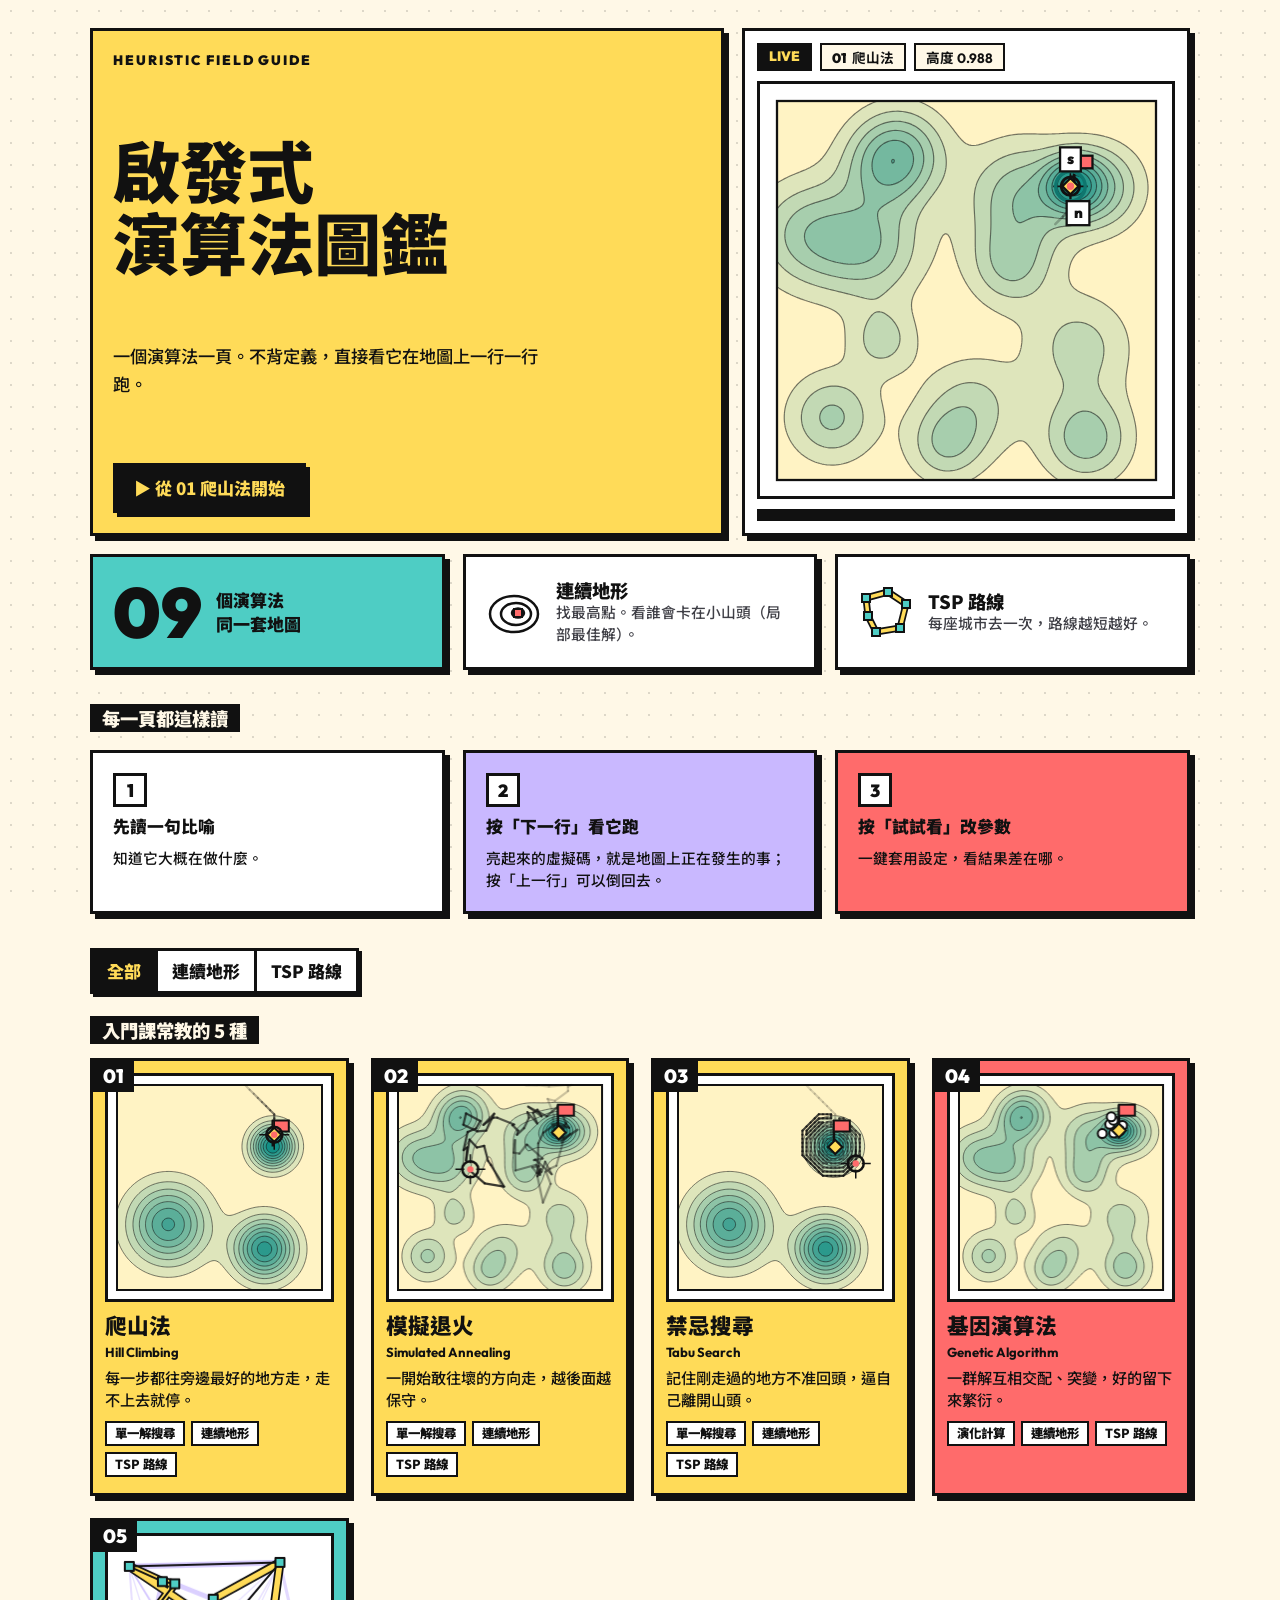
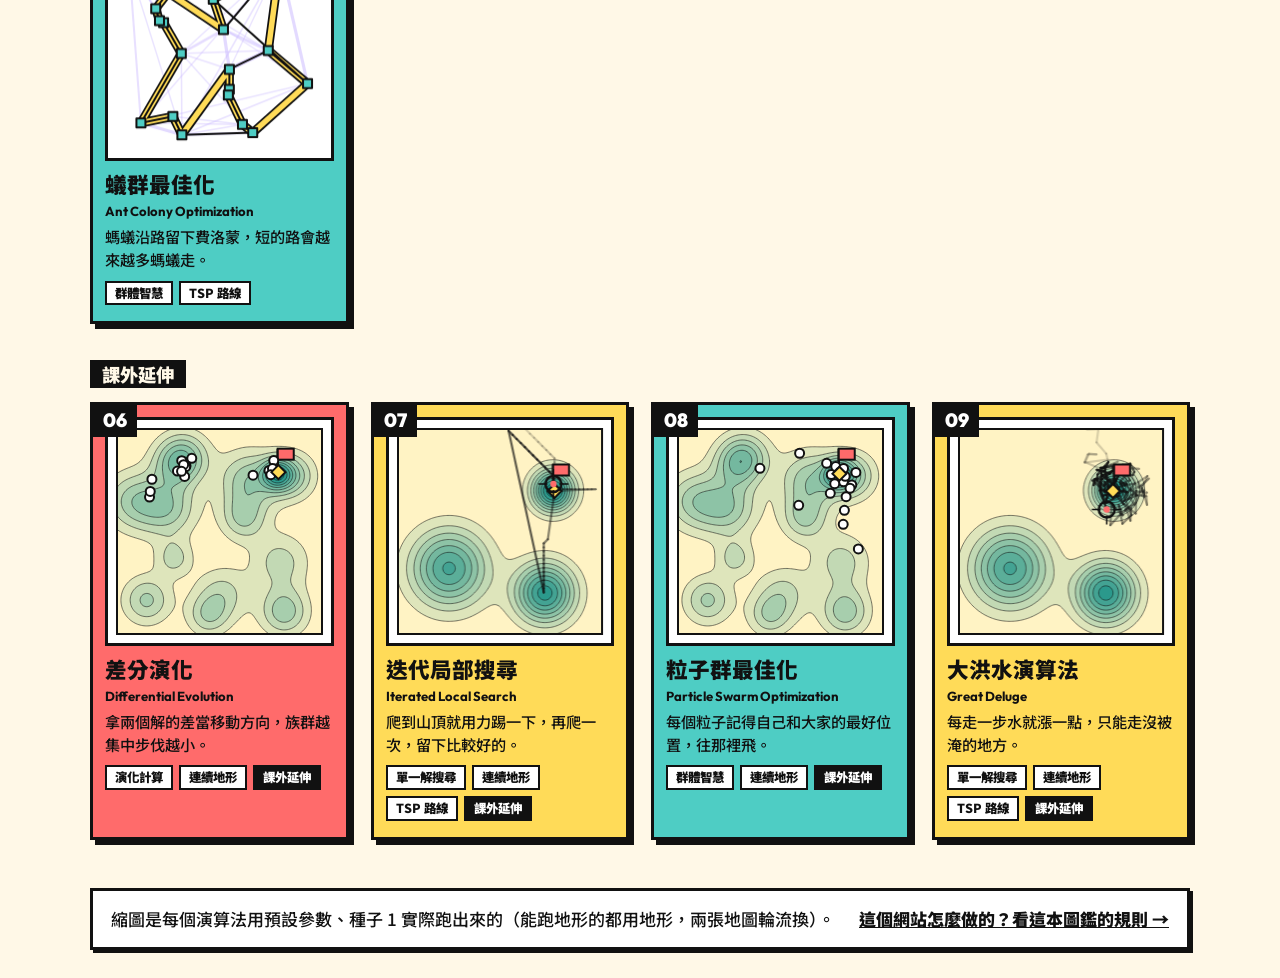
<file: index.html>
<!doctype html>
<html lang="zh-Hant">
<head>
<meta charset="utf-8">
<meta name="viewport" content="width=device-width, initial-scale=1">
<title>啟發式演算法圖鑑</title>
<meta name="description" content="寫給沒學過的資工系學生：一個演算法一頁，在同一張地圖上一行一行跑給你看。">
<link rel="preconnect" href="https://fonts.googleapis.com">
<link rel="preconnect" href="https://fonts.gstatic.com" crossorigin>
<link href="https://fonts.googleapis.com/css2?family=Noto+Sans+TC:wght@400;500;700;900&family=Outfit:wght@700;900&display=swap" rel="stylesheet">
<link rel="stylesheet" href="css/site.css">
</head>
<body>
<div class="wrap">
  <header class="bento">
    <div class="tile t-title" id="title-tile">
      <span class="k">HEURISTIC FIELD GUIDE</span>
      <h1>啟發式<br>演算法圖鑑</h1>
      <p class="lead">一個演算法一頁。不背定義，直接看它在地圖上一行一行跑。</p>
      <div><a class="btn primary" id="start" href="algorithms/hill-climbing.html">▶ 從 01 爬山法開始</a></div>
    </div>
    <a class="tile t-live" id="hero" href="algorithms/hill-climbing.html" aria-label="輪流播放每個演算法">
      <span class="hud"><span>LIVE</span><span id="hero-name">載入中…</span><span id="hero-score"></span></span>
      <canvas id="hero-canvas" aria-hidden="true"></canvas>
      <span class="hero-bar"><i id="hero-bar"></i></span>
    </a>
    <div class="tile t-count"><b id="count">00</b><span>個演算法<br>同一套地圖</span></div>
    <div class="tile t-problem">
      <svg viewBox="0 0 56 56" aria-hidden="true"><g fill="none" stroke="var(--ink)" stroke-width="2.5"><ellipse cx="28" cy="30" rx="24" ry="18"/><ellipse cx="30" cy="30" rx="15" ry="11"/><ellipse cx="32" cy="29" rx="6" ry="4.5"/></g><rect x="28" y="25" width="8" height="8" fill="var(--coral)" stroke="var(--ink)" stroke-width="2"/></svg>
      <div><h3>連續地形</h3><p>找最高點。看誰會卡在小山頭（局部最佳解）。</p></div>
    </div>
    <div class="tile t-problem">
      <svg viewBox="0 0 56 56" aria-hidden="true"><path d="M8 14 L30 8 L48 20 L42 44 L18 48 L10 32 Z" fill="none" stroke="var(--ink)" stroke-width="7" stroke-linejoin="round"/><path d="M8 14 L30 8 L48 20 L42 44 L18 48 L10 32 Z" fill="none" stroke="var(--yellow)" stroke-width="3.5" stroke-linejoin="round"/><g fill="var(--teal)" stroke="var(--ink)" stroke-width="2"><rect x="4" y="10" width="8" height="8"/><rect x="26" y="4" width="8" height="8"/><rect x="44" y="16" width="8" height="8"/><rect x="38" y="40" width="8" height="8"/><rect x="14" y="44" width="8" height="8"/><rect x="6" y="28" width="8" height="8"/></g></svg>
      <div><h3>TSP 路線</h3><p>每座城市去一次，路線越短越好。</p></div>
    </div>
  </header>

  <section class="how" aria-labelledby="how-title">
    <h2 id="how-title">每一頁都這樣讀</h2>
    <div class="tile"><span class="step-no">1</span><b>先讀一句比喻</b><span>知道它大概在做什麼。</span></div>
    <div class="tile"><span class="step-no">2</span><b>按「下一行」看它跑</b><span>亮起來的虛擬碼，就是地圖上正在發生的事；按「上一行」可以倒回去。</span></div>
    <div class="tile"><span class="step-no">3</span><b>按「試試看」改參數</b><span>一鍵套用設定，看結果差在哪。</span></div>
  </section>

  <div class="filters seg" role="group" aria-label="篩選問題">
    <button type="button" data-filter="all" aria-pressed="true">全部</button>
    <button type="button" data-filter="terrain" aria-pressed="false">連續地形</button>
    <button type="button" data-filter="tsp" aria-pressed="false">TSP 路線</button>
  </div>
  <div id="grid"></div>

  <footer class="site-foot">
    <span>縮圖是每個演算法用預設參數、種子 1 實際跑出來的（能跑地形的都用地形，兩張地圖輪流換）。</span>
    <a href="rules.html">這個網站怎麼做的？看這本圖鑑的規則 →</a>
  </footer>
</div>
<script src="js/core.js"></script>
<script src="js/backdrop.js"></script>
<script src="js/registry.js"></script>
<script src="js/problems/terrain.js"></script>
<script src="js/problems/tsp.js"></script>
<script src="js/render.js"></script>
<script src="js/home.js"></script>
</body>
</html>
</file>
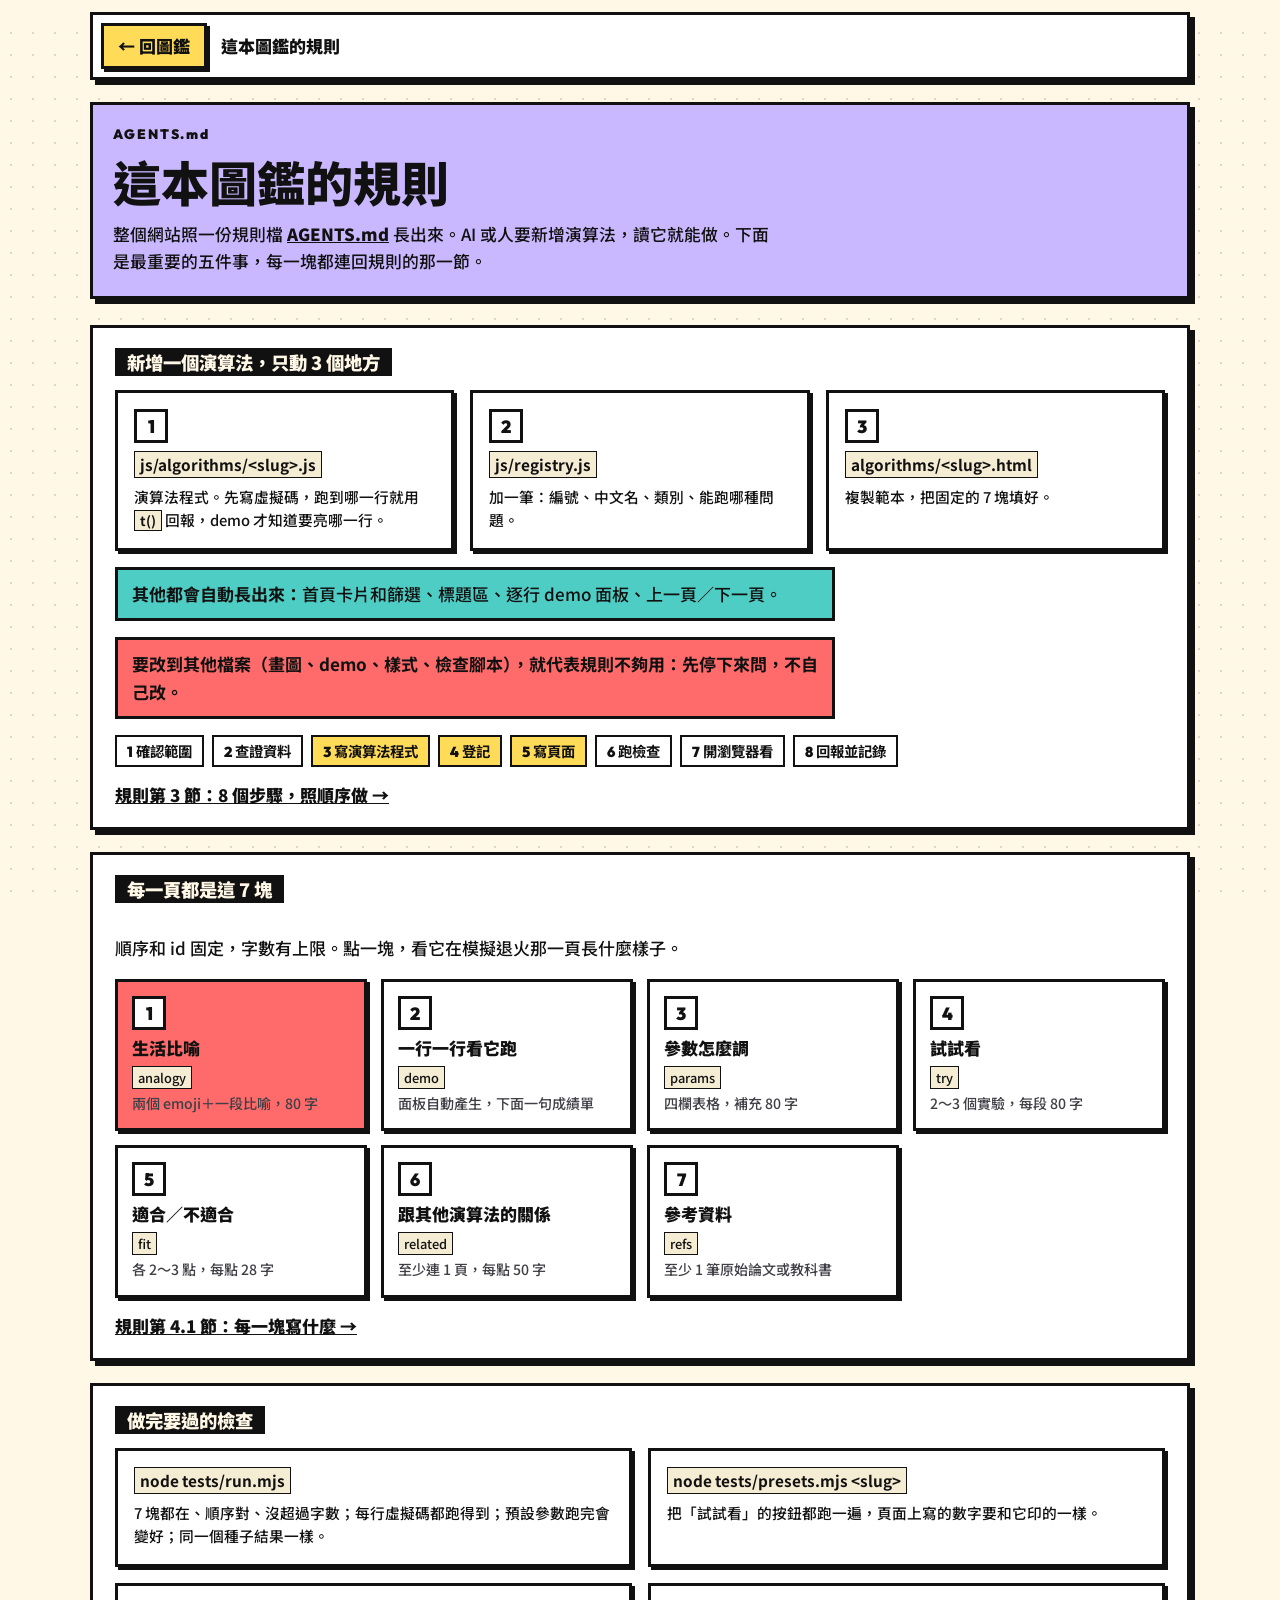
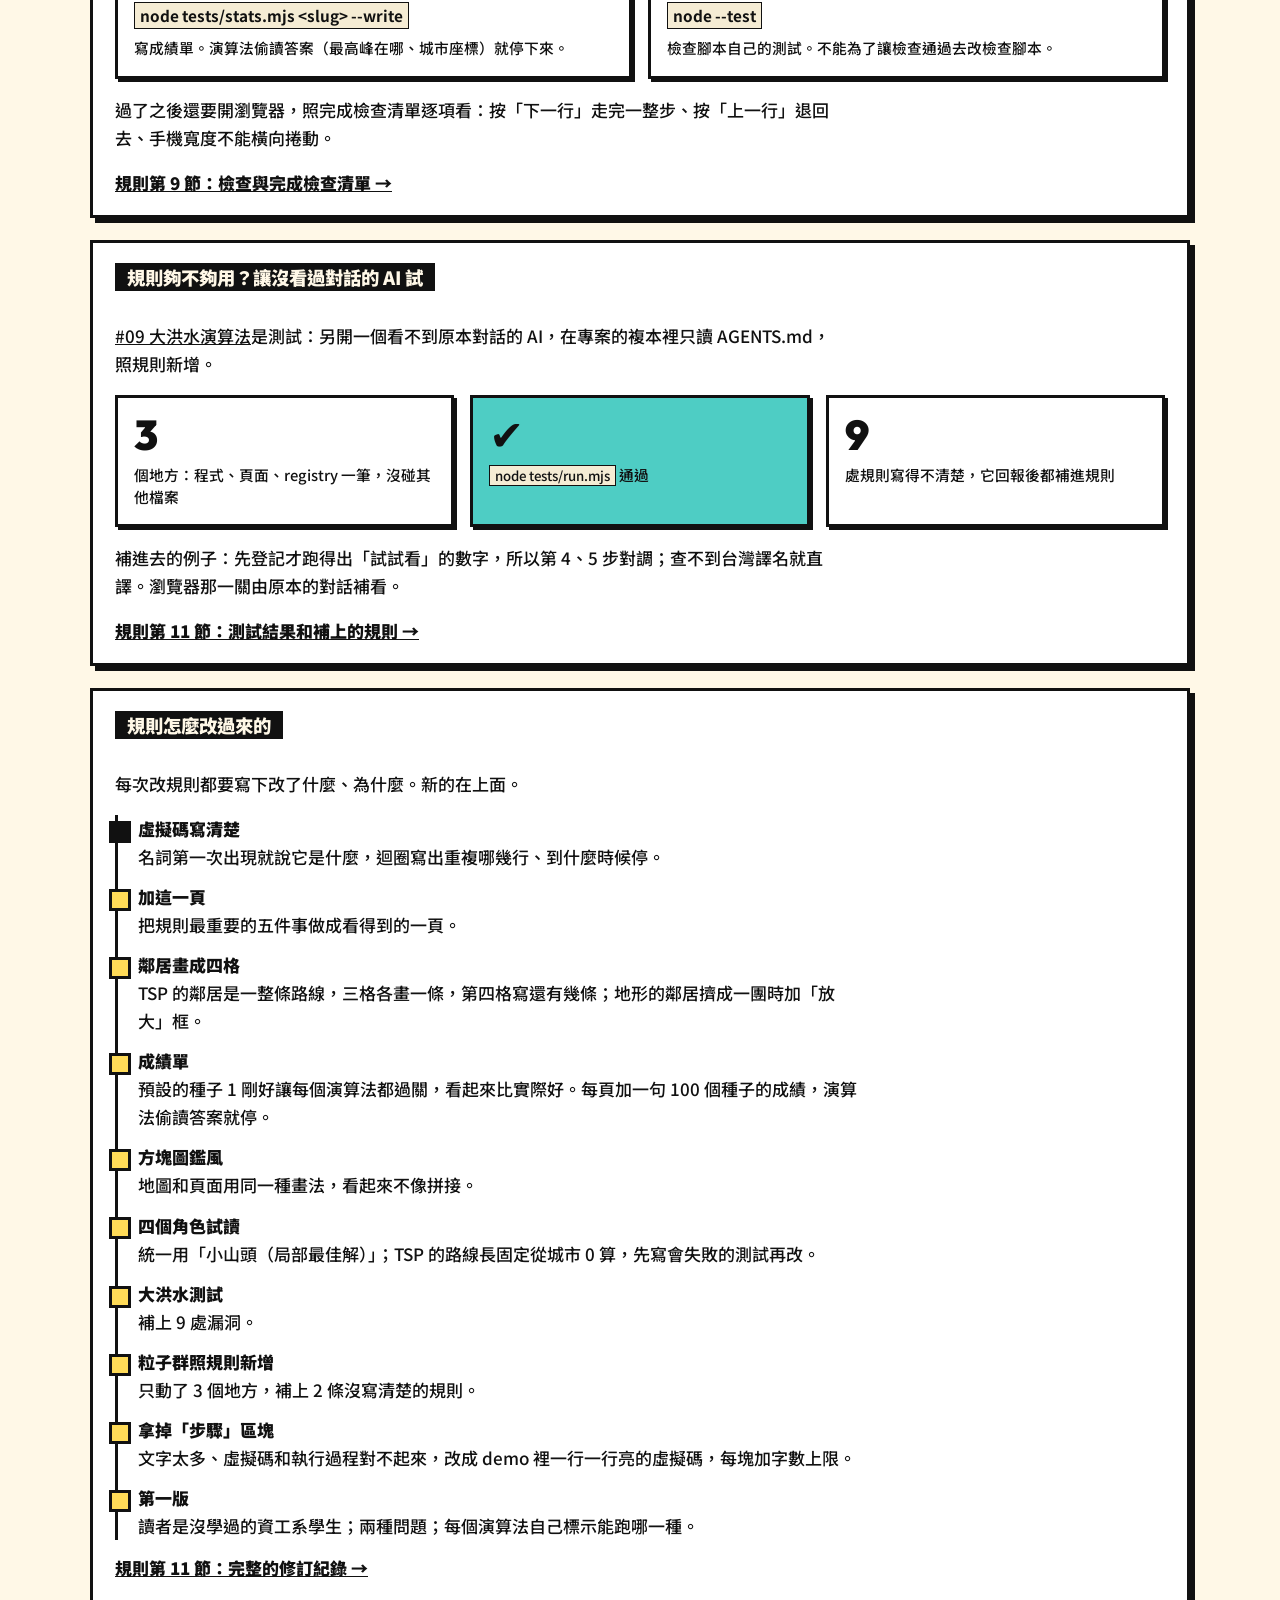
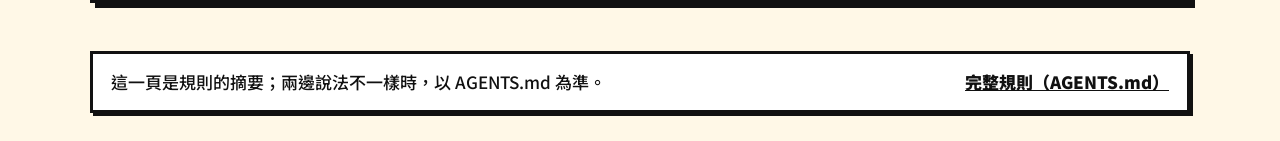
<file: rules.html>
<!doctype html>
<html lang="zh-Hant">
<head>
<meta charset="utf-8">
<meta name="viewport" content="width=device-width, initial-scale=1">
<title>這本圖鑑的規則｜啟發式演算法圖鑑</title>
<meta name="description" content="這個網站照一份規則檔 AGENTS.md 長出來：新增演算法動哪幾個檔、每頁固定哪幾塊、做完要過哪些檢查。">
<link rel="preconnect" href="https://fonts.googleapis.com">
<link rel="preconnect" href="https://fonts.gstatic.com" crossorigin>
<link href="https://fonts.googleapis.com/css2?family=Noto+Sans+TC:wght@400;500;700;900&family=Outfit:wght@700;900&display=swap" rel="stylesheet">
<link rel="stylesheet" href="css/site.css">
</head>
<body>
<div class="wrap">
  <nav class="bar"><a class="chip" href="index.html">← 回圖鑑</a><b>這本圖鑑的規則</b></nav>

  <header class="tile rules-head">
    <span class="k">AGENTS.md</span>
    <h1>這本圖鑑的規則</h1>
    <p class="lead">整個網站照一份規則檔 <a href="https://github.com/IDKHTNMID/heuristic-field-guide/blob/main/AGENTS.md">AGENTS.md</a> 長出來。AI 或人要新增演算法，讀它就能做。下面是最重要的五件事，每一塊都連回規則的那一節。</p>
  </header>

  <main>
    <section id="add" aria-labelledby="add-title">
      <h2 id="add-title">新增一個演算法，只動 3 個地方</h2>
      <ol class="rules-files">
        <li class="tile"><span class="step-no">1</span><code>js/algorithms/&lt;slug&gt;.js</code><span>演算法程式。先寫虛擬碼，跑到哪一行就用 <code>t()</code> 回報，demo 才知道要亮哪一行。</span></li>
        <li class="tile"><span class="step-no">2</span><code>js/registry.js</code><span>加一筆：編號、中文名、類別、能跑哪種問題。</span></li>
        <li class="tile"><span class="step-no">3</span><code>algorithms/&lt;slug&gt;.html</code><span>複製範本，把固定的 7 塊填好。</span></li>
      </ol>
      <p class="rules-auto"><b>其他都會自動長出來：</b>首頁卡片和篩選、標題區、逐行 demo 面板、上一頁／下一頁。</p>
      <p class="rules-warn">要改到其他檔案（畫圖、demo、樣式、檢查腳本），就代表規則不夠用：先停下來問，不自己改。</p>
      <ol class="rules-steps" aria-label="第 3 節的 8 個步驟">
        <li>確認範圍</li><li>查證資料</li><li>寫演算法程式</li><li>登記</li><li>寫頁面</li><li>跑檢查</li><li>開瀏覽器看</li><li>回報並記錄</li>
      </ol>
      <p class="rules-src"><a href="https://github.com/IDKHTNMID/heuristic-field-guide/blob/main/AGENTS.md#3-新增一個演算法照順序做不跳步">規則第 3 節：8 個步驟，照順序做 →</a></p>
    </section>

    <section id="blocks" aria-labelledby="blocks-title">
      <h2 id="blocks-title">每一頁都是這 7 塊</h2>
      <p>順序和 id 固定，字數有上限。點一塊，看它在模擬退火那一頁長什麼樣子。</p>
      <ol class="rules-blocks">
        <li><a class="tile" href="algorithms/simulated-annealing.html#analogy"><span class="step-no">1</span><b>生活比喻</b><code>analogy</code><span>兩個 emoji＋一段比喻，80 字</span></a></li>
        <li><a class="tile" href="algorithms/simulated-annealing.html#demo"><span class="step-no">2</span><b>一行一行看它跑</b><code>demo</code><span>面板自動產生，下面一句成績單</span></a></li>
        <li><a class="tile" href="algorithms/simulated-annealing.html#params"><span class="step-no">3</span><b>參數怎麼調</b><code>params</code><span>四欄表格，補充 80 字</span></a></li>
        <li><a class="tile" href="algorithms/simulated-annealing.html#try"><span class="step-no">4</span><b>試試看</b><code>try</code><span>2～3 個實驗，每段 80 字</span></a></li>
        <li><a class="tile" href="algorithms/simulated-annealing.html#fit"><span class="step-no">5</span><b>適合／不適合</b><code>fit</code><span>各 2～3 點，每點 28 字</span></a></li>
        <li><a class="tile" href="algorithms/simulated-annealing.html#related"><span class="step-no">6</span><b>跟其他演算法的關係</b><code>related</code><span>至少連 1 頁，每點 50 字</span></a></li>
        <li><a class="tile" href="algorithms/simulated-annealing.html#refs"><span class="step-no">7</span><b>參考資料</b><code>refs</code><span>至少 1 筆原始論文或教科書</span></a></li>
      </ol>
      <p class="rules-src"><a href="https://github.com/IDKHTNMID/heuristic-field-guide/blob/main/AGENTS.md#41-演算法頁的區塊順序與-id-固定">規則第 4.1 節：每一塊寫什麼 →</a></p>
    </section>

    <section id="checks" aria-labelledby="checks-title">
      <h2 id="checks-title">做完要過的檢查</h2>
      <div class="rules-checks">
        <div class="tile"><code>node tests/run.mjs</code><span>7 塊都在、順序對、沒超過字數；每行虛擬碼都跑得到；預設參數跑完會變好；同一個種子結果一樣。</span></div>
        <div class="tile"><code>node tests/presets.mjs &lt;slug&gt;</code><span>把「試試看」的按鈕都跑一遍，頁面上寫的數字要和它印的一樣。</span></div>
        <div class="tile"><code>node tests/stats.mjs &lt;slug&gt; --write</code><span>寫成績單。演算法偷讀答案（最高峰在哪、城市座標）就停下來。</span></div>
        <div class="tile"><code>node --test</code><span>檢查腳本自己的測試。不能為了讓檢查通過去改檢查腳本。</span></div>
      </div>
      <p>過了之後還要開瀏覽器，照完成檢查清單逐項看：按「下一行」走完一整步、按「上一行」退回去、手機寬度不能橫向捲動。</p>
      <p class="rules-src"><a href="https://github.com/IDKHTNMID/heuristic-field-guide/blob/main/AGENTS.md#9-檢查與預覽">規則第 9 節：檢查與完成檢查清單 →</a></p>
    </section>

    <section id="test" aria-labelledby="test-title">
      <h2 id="test-title">規則夠不夠用？讓沒看過對話的 AI 試</h2>
      <p><a href="algorithms/great-deluge.html">#09 大洪水演算法</a>是測試：另開一個看不到原本對話的 AI，在專案的複本裡只讀 AGENTS.md，照規則新增。</p>
      <div class="rules-result">
        <div class="tile"><b>3</b><span>個地方：程式、頁面、registry 一筆，沒碰其他檔案</span></div>
        <div class="tile"><b>✔</b><span><code>node tests/run.mjs</code> 通過</span></div>
        <div class="tile"><b>9</b><span>處規則寫得不清楚，它回報後都補進規則</span></div>
      </div>
      <p>補進去的例子：先登記才跑得出「試試看」的數字，所以第 4、5 步對調；查不到台灣譯名就直譯。瀏覽器那一關由原本的對話補看。</p>
      <p class="rules-src"><a href="https://github.com/IDKHTNMID/heuristic-field-guide/blob/main/AGENTS.md#11-修訂紀錄">規則第 11 節：測試結果和補上的規則 →</a></p>
    </section>

    <section id="history" aria-labelledby="history-title">
      <h2 id="history-title">規則怎麼改過來的</h2>
      <p>每次改規則都要寫下改了什麼、為什麼。新的在上面。</p>
      <ol class="rules-history">
        <li><b>虛擬碼寫清楚</b>名詞第一次出現就說它是什麼，迴圈寫出重複哪幾行、到什麼時候停。</li>
        <li><b>加這一頁</b>把規則最重要的五件事做成看得到的一頁。</li>
        <li><b>鄰居畫成四格</b>TSP 的鄰居是一整條路線，三格各畫一條，第四格寫還有幾條；地形的鄰居擠成一團時加「放大」框。</li>
        <li><b>成績單</b>預設的種子 1 剛好讓每個演算法都過關，看起來比實際好。每頁加一句 100 個種子的成績，演算法偷讀答案就停。</li>
        <li><b>方塊圖鑑風</b>地圖和頁面用同一種畫法，看起來不像拼接。</li>
        <li><b>四個角色試讀</b>統一用「小山頭（局部最佳解）」；TSP 的路線長固定從城市 0 算，先寫會失敗的測試再改。</li>
        <li><b>大洪水測試</b>補上 9 處漏洞。</li>
        <li><b>粒子群照規則新增</b>只動了 3 個地方，補上 2 條沒寫清楚的規則。</li>
        <li><b>拿掉「步驟」區塊</b>文字太多、虛擬碼和執行過程對不起來，改成 demo 裡一行一行亮的虛擬碼，每塊加字數上限。</li>
        <li><b>第一版</b>讀者是沒學過的資工系學生；兩種問題；每個演算法自己標示能跑哪一種。</li>
      </ol>
      <p class="rules-src"><a href="https://github.com/IDKHTNMID/heuristic-field-guide/blob/main/AGENTS.md#11-修訂紀錄">規則第 11 節：完整的修訂紀錄 →</a></p>
    </section>
  </main>

  <footer class="site-foot">
    <span>這一頁是規則的摘要；兩邊說法不一樣時，以 AGENTS.md 為準。</span>
    <a href="https://github.com/IDKHTNMID/heuristic-field-guide/blob/main/AGENTS.md">完整規則（AGENTS.md）</a>
  </footer>
</div>
</body>
</html>
</file>
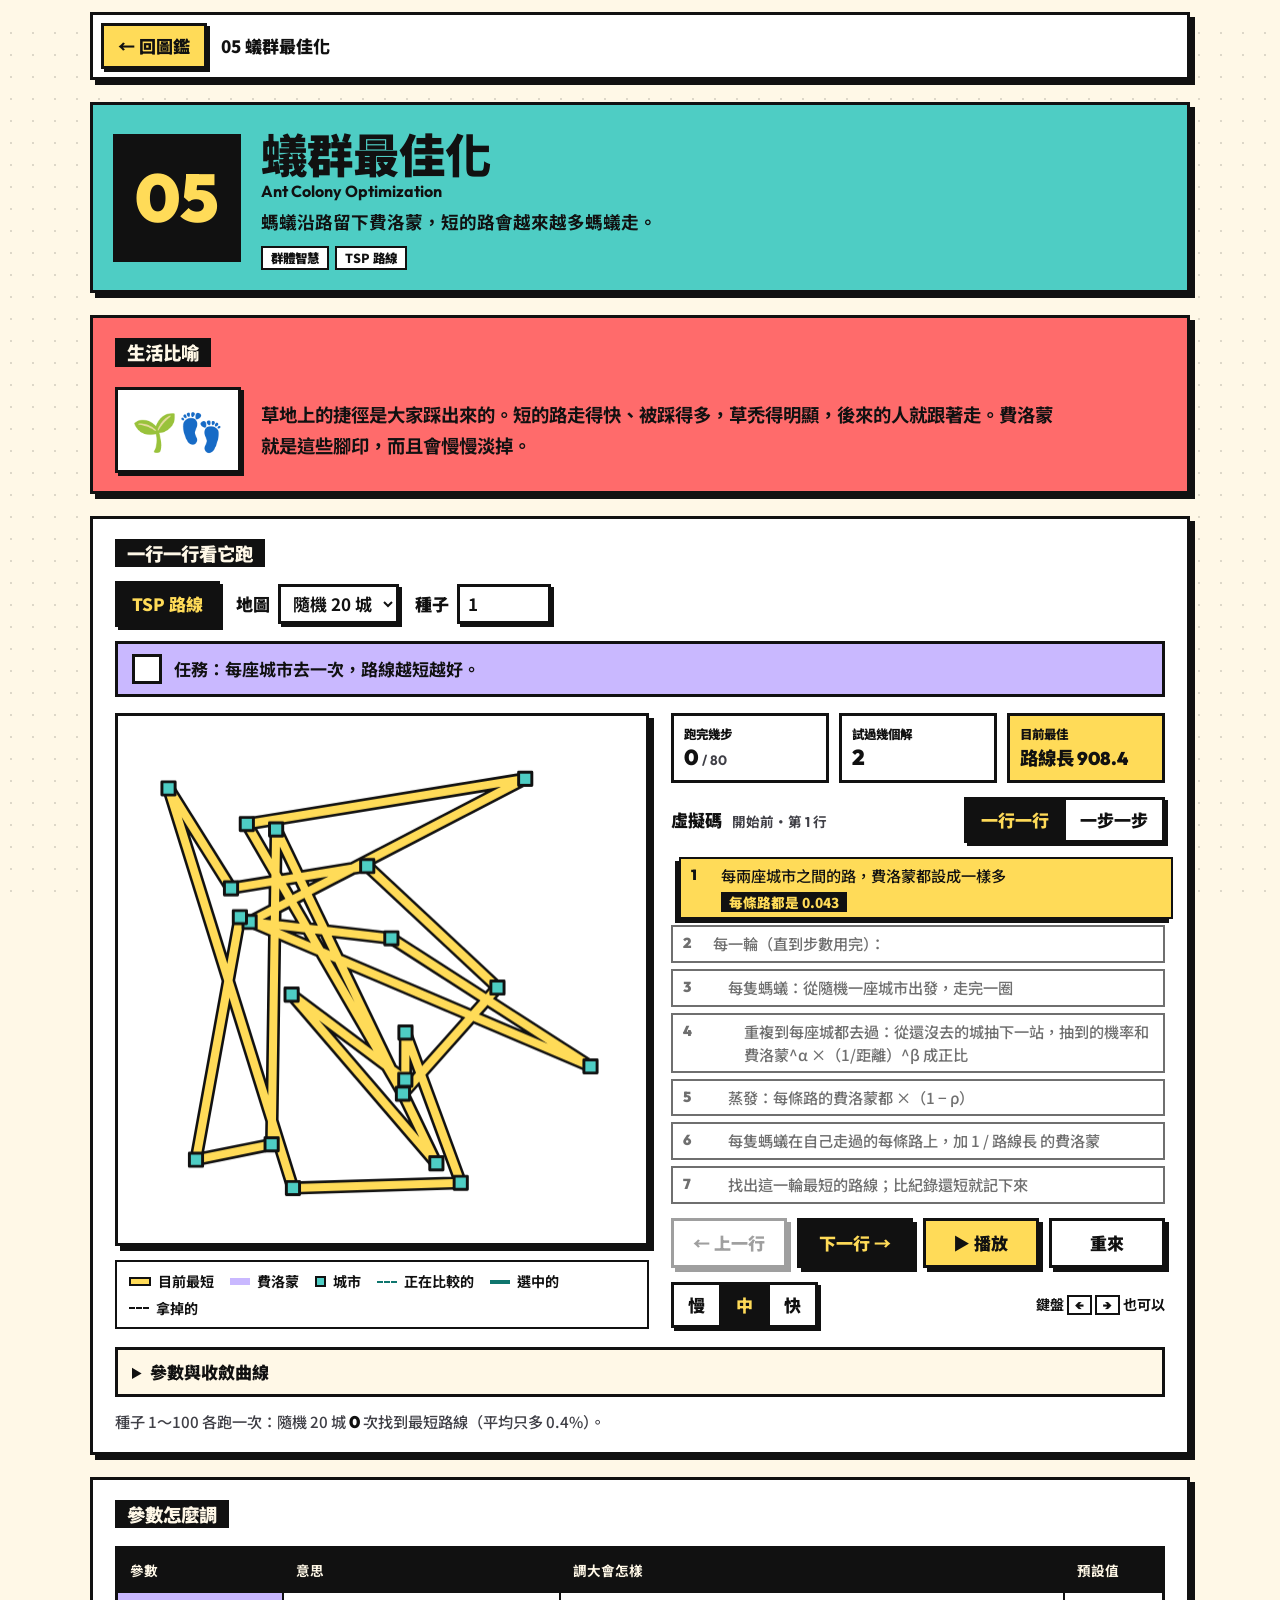
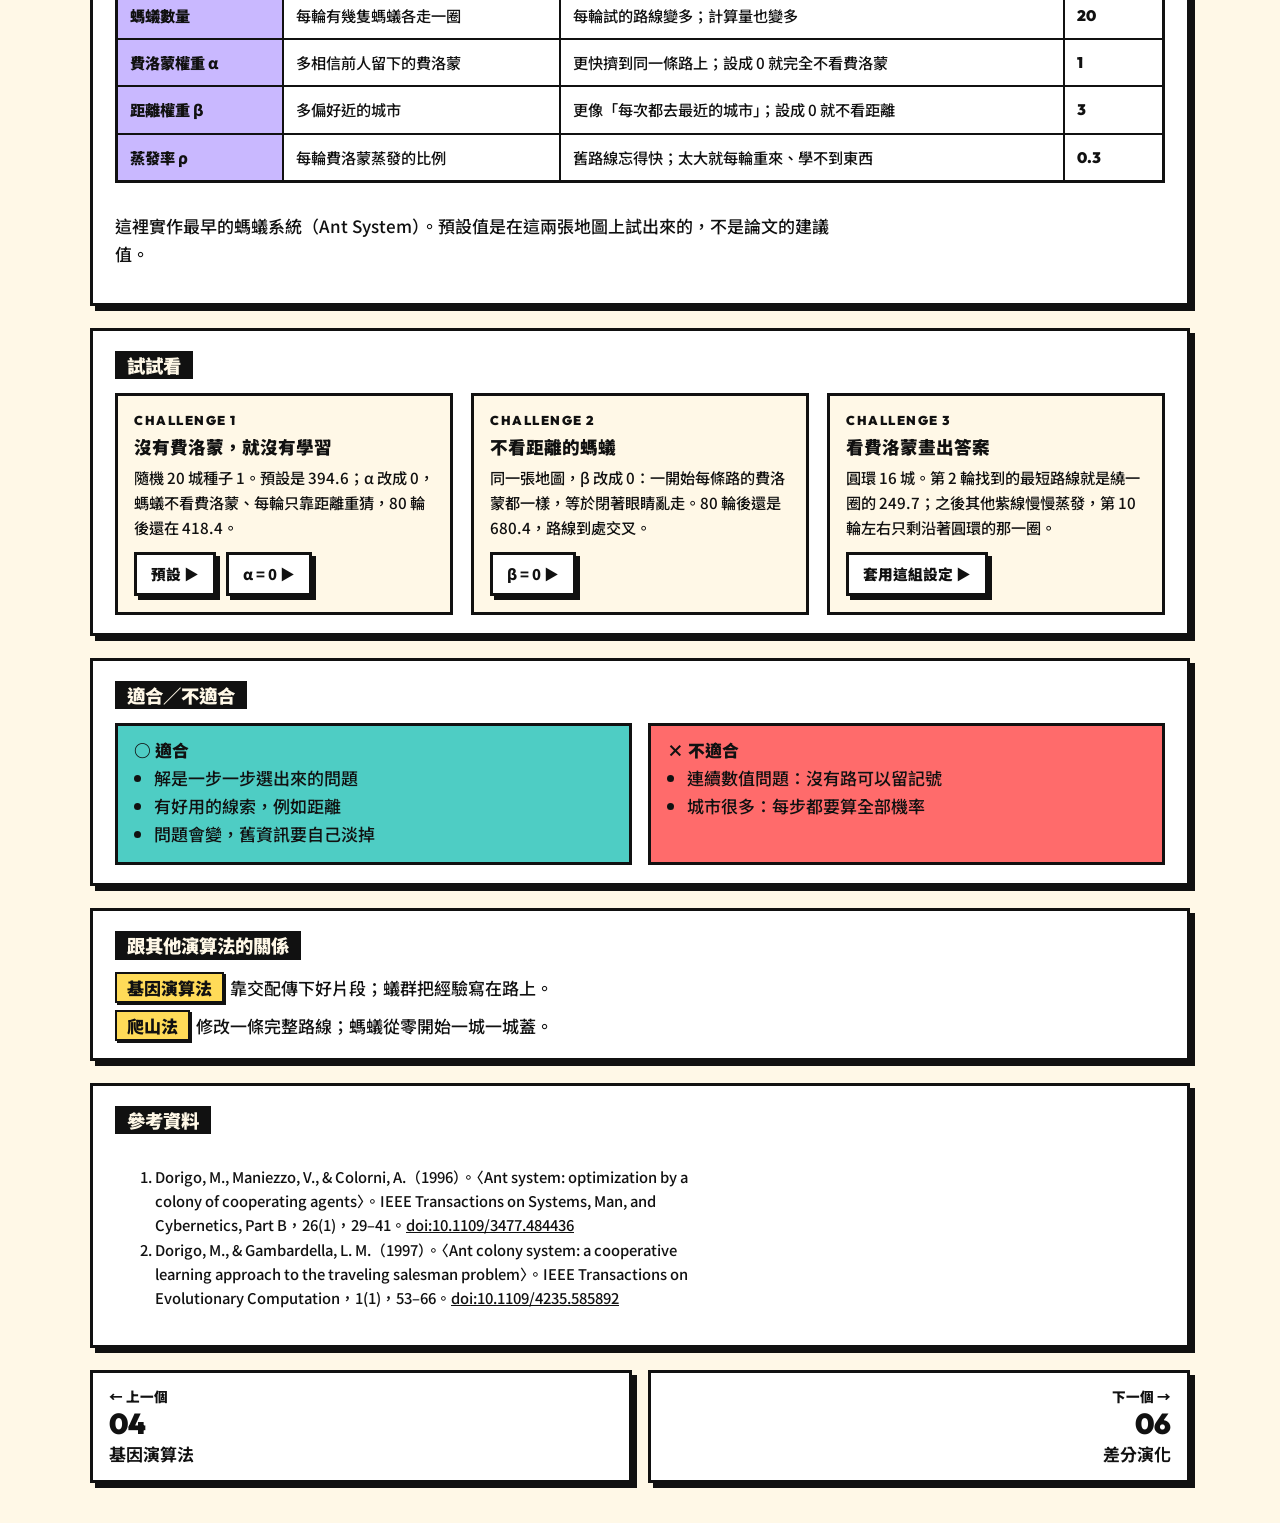
<file: algorithms/ant-colony-optimization.html>
<!doctype html>
<html lang="zh-Hant">
<head>
<meta charset="utf-8">
<meta name="viewport" content="width=device-width, initial-scale=1">
<title>啟發式演算法圖鑑</title>
<link rel="preconnect" href="https://fonts.googleapis.com">
<link rel="preconnect" href="https://fonts.gstatic.com" crossorigin>
<link href="https://fonts.googleapis.com/css2?family=Noto+Sans+TC:wght@400;500;700;900&family=Outfit:wght@700;900&display=swap" rel="stylesheet">
<link rel="stylesheet" href="../css/site.css">
<link rel="expect" href="#top-bar" blocking="render">
</head>
<body data-slug="ant-colony-optimization">
<div class="wrap">
  <header id="page-header"></header>

  <main>
    <section id="analogy">
      <h2>生活比喻</h2>
      <div class="emoji" aria-hidden="true">🌱👣</div>
      <p>草地上的捷徑是大家踩出來的。短的路走得快、被踩得多，草禿得明顯，後來的人就跟著走。費洛蒙就是這些腳印，而且會慢慢淡掉。</p>
    </section>

    <section id="demo">
      <h2>一行一行看它跑</h2>
      <div class="demo" data-algorithm="ant-colony-optimization"></div>
      <p class="demo-scorecard">種子 1～100 各跑一次：隨機 20 城 <b>0</b> 次找到最短路線（平均只多 0.4%）。</p>
    </section>

    <section id="params">
      <h2>參數怎麼調</h2>
      <div class="table-scroll">
        <table>
          <thead><tr><th>參數</th><th>意思</th><th>調大會怎樣</th><th>預設值</th></tr></thead>
          <tbody>
            <tr data-key="ants"><td>螞蟻數量</td><td>每輪有幾隻螞蟻各走一圈</td><td>每輪試的路線變多；計算量也變多</td><td>20</td></tr>
            <tr data-key="alpha"><td>費洛蒙權重 α</td><td>多相信前人留下的費洛蒙</td><td>更快擠到同一條路上；設成 0 就完全不看費洛蒙</td><td>1</td></tr>
            <tr data-key="beta"><td>距離權重 β</td><td>多偏好近的城市</td><td>更像「每次都去最近的城市」；設成 0 就不看距離</td><td>3</td></tr>
            <tr data-key="rho"><td>蒸發率 ρ</td><td>每輪費洛蒙蒸發的比例</td><td>舊路線忘得快；太大就每輪重來、學不到東西</td><td>0.3</td></tr>
          </tbody>
        </table>
      </div>
      <p>這裡實作最早的螞蟻系統（Ant System）。預設值是在這兩張地圖上試出來的，不是論文的建議值。</p>
    </section>

    <section id="try">
      <h2>試試看</h2>
      <ol class="try-list">
        <li>
          <h3>沒有費洛蒙，就沒有學習</h3>
          <p>隨機 20 城種子 1。預設是 394.6；α 改成 0，螞蟻不看費洛蒙、每輪只靠距離重猜，80 輪後還在 418.4。</p>
          <button type="button" class="try-set" data-set="problem=tsp&amp;map=random-20&amp;seed=1">預設 ▶</button>
          <button type="button" class="try-set" data-set="problem=tsp&amp;map=random-20&amp;seed=1&amp;alpha=0">α = 0 ▶</button>
        </li>
        <li>
          <h3>不看距離的螞蟻</h3>
          <p>同一張地圖，β 改成 0：一開始每條路的費洛蒙都一樣，等於閉著眼睛亂走。80 輪後還是 680.4，路線到處交叉。</p>
          <button type="button" class="try-set" data-set="problem=tsp&amp;map=random-20&amp;seed=1&amp;beta=0">β = 0 ▶</button>
        </li>
        <li>
          <h3>看費洛蒙畫出答案</h3>
          <p>圓環 16 城。第 2 輪找到的最短路線就是繞一圈的 249.7；之後其他紫線慢慢蒸發，第 10 輪左右只剩沿著圓環的那一圈。</p>
          <button type="button" class="try-set" data-set="problem=tsp&amp;map=ring-16&amp;seed=1">套用這組設定 ▶</button>
        </li>
      </ol>
    </section>

    <section id="fit">
      <h2>適合／不適合</h2>
      <div class="fit-grid">
        <div class="yes"><h3>適合</h3><ul>
          <li>解是一步一步選出來的問題</li>
          <li>有好用的線索，例如距離</li>
          <li>問題會變，舊資訊要自己淡掉</li>
        </ul></div>
        <div class="no-fit"><h3>不適合</h3><ul>
          <li>連續數值問題：沒有路可以留記號</li>
          <li>城市很多：每步都要算全部機率</li>
        </ul></div>
      </div>
    </section>

    <section id="related">
      <h2>跟其他演算法的關係</h2>
      <ul>
        <li><a href="genetic-algorithm.html">基因演算法</a>靠交配傳下好片段；蟻群把經驗寫在路上。</li>
        <li><a href="hill-climbing.html">爬山法</a>修改一條完整路線；螞蟻從零開始一城一城蓋。</li>
      </ul>
    </section>

    <section id="refs">
      <h2>參考資料</h2>
      <ol>
        <li>Dorigo, M., Maniezzo, V., &amp; Colorni, A.（1996）。〈Ant system: optimization by a colony of cooperating agents〉。IEEE Transactions on Systems, Man, and Cybernetics, Part B，26(1)，29–41。<a href="https://doi.org/10.1109/3477.484436">doi:10.1109/3477.484436</a></li>
        <li>Dorigo, M., &amp; Gambardella, L. M.（1997）。〈Ant colony system: a cooperative learning approach to the traveling salesman problem〉。IEEE Transactions on Evolutionary Computation，1(1)，53–66。<a href="https://doi.org/10.1109/4235.585892">doi:10.1109/4235.585892</a></li>
      </ol>
    </section>
  </main>

  <nav id="page-nav" aria-label="上一個／下一個演算法"></nav>
</div>
<script src="../js/core.js"></script>
<script src="../js/backdrop.js"></script>
<script src="../js/registry.js"></script>
<script src="../js/problems/terrain.js"></script>
<script src="../js/problems/tsp.js"></script>
<script src="../js/render.js"></script>
<script src="../js/demo.js"></script>
<script src="../js/page.js"></script>
<script src="../js/algorithms/ant-colony-optimization.js"></script>
</body>
</html>
</file>
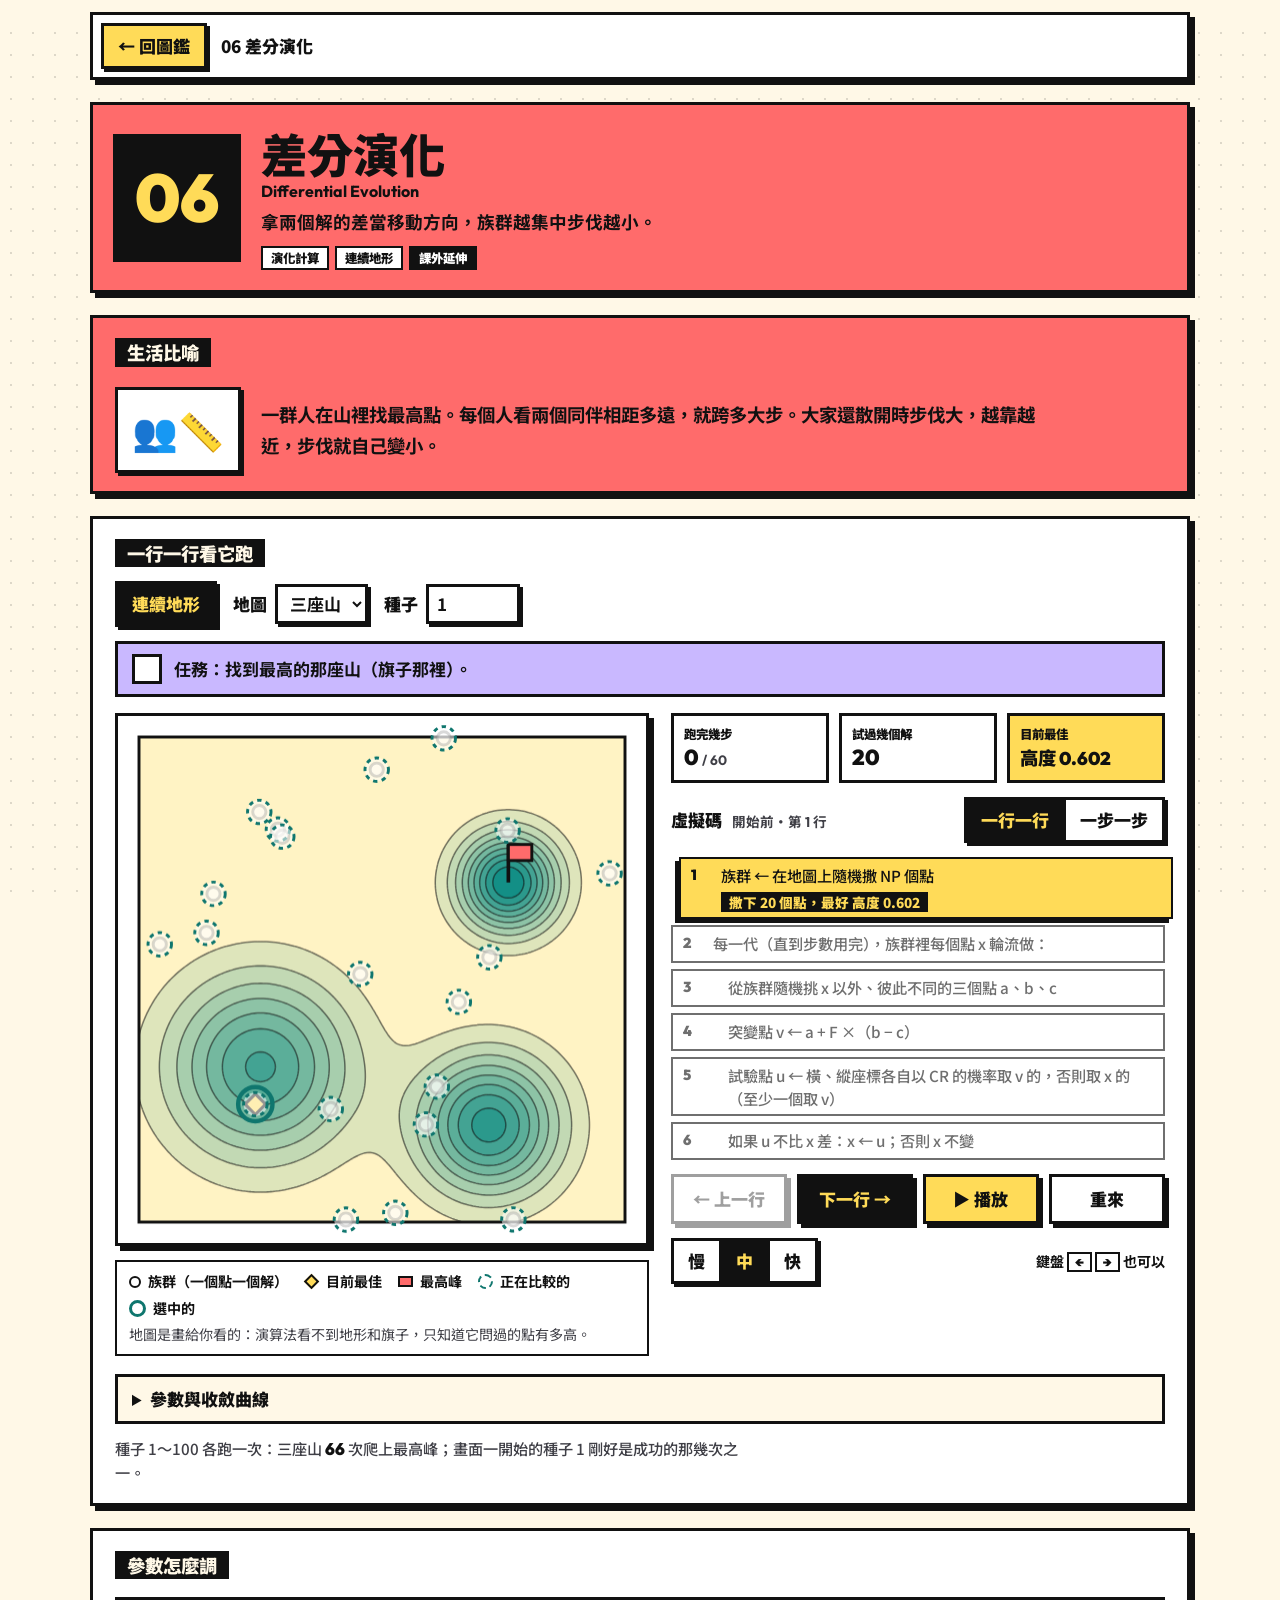
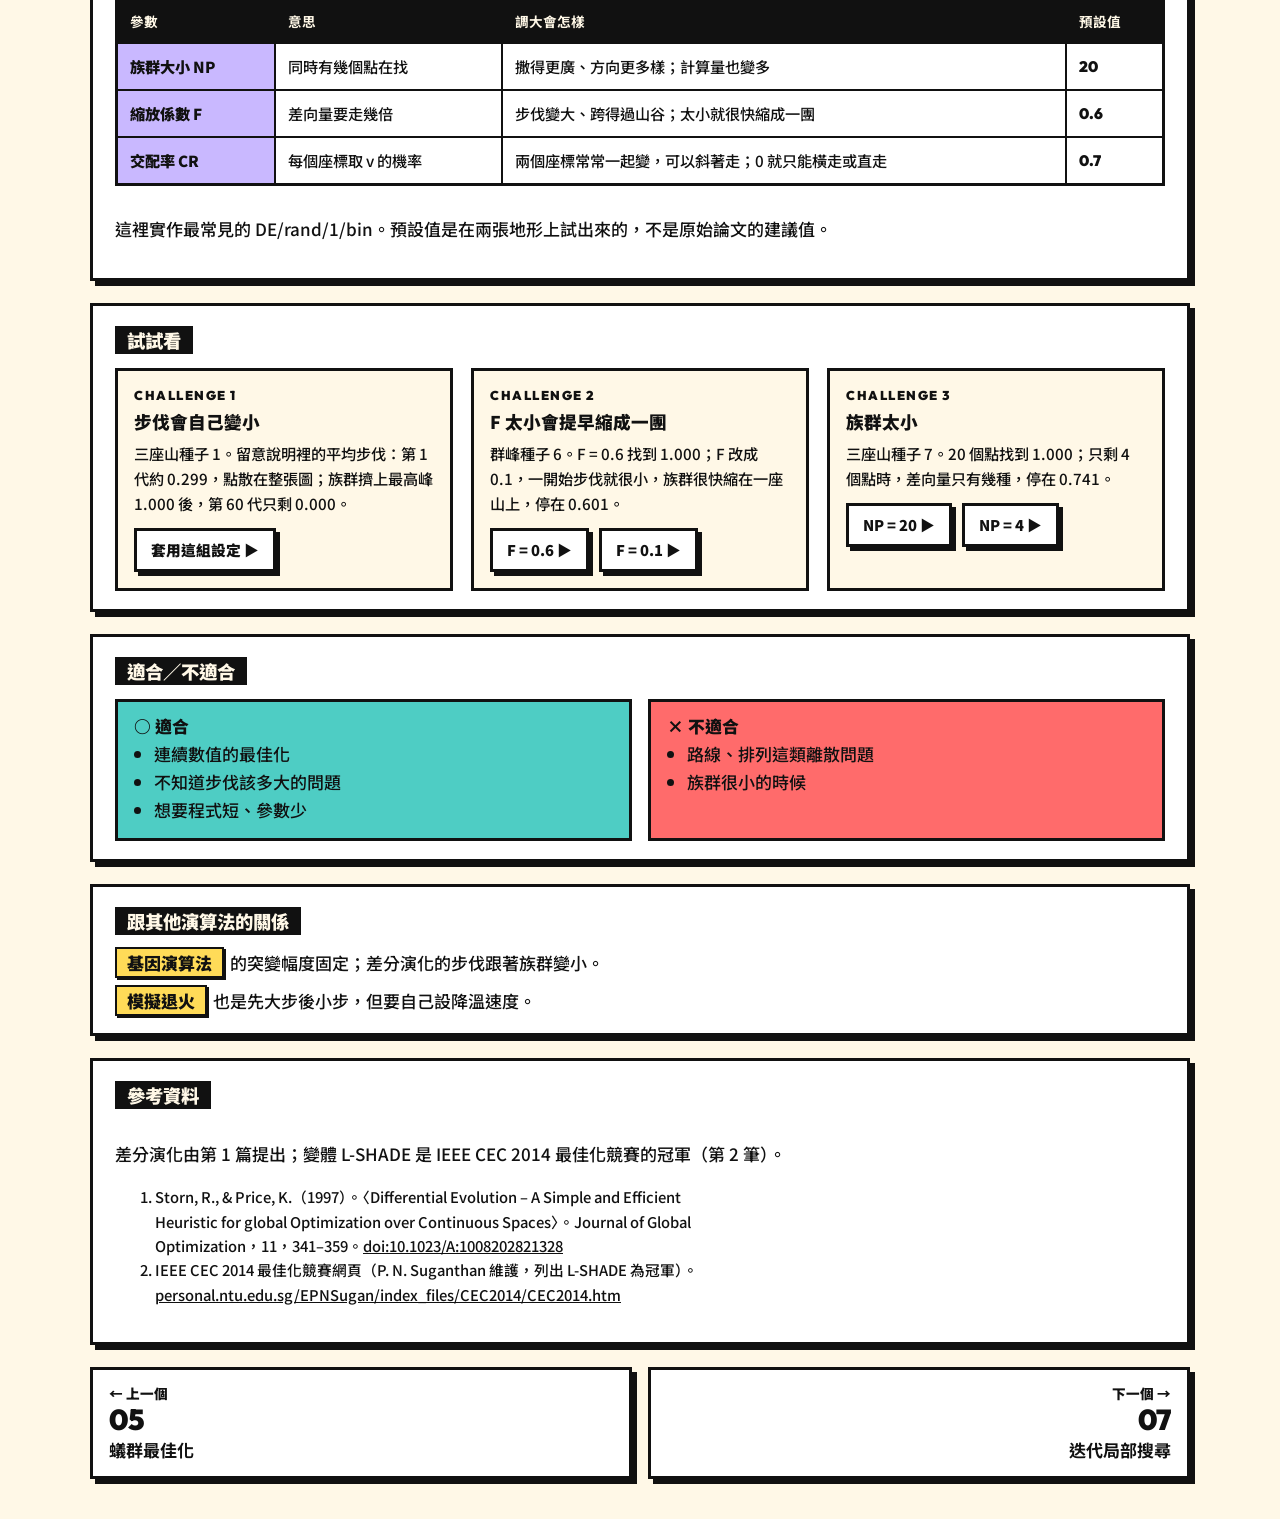
<file: algorithms/differential-evolution.html>
<!doctype html>
<html lang="zh-Hant">
<head>
<meta charset="utf-8">
<meta name="viewport" content="width=device-width, initial-scale=1">
<title>啟發式演算法圖鑑</title>
<link rel="preconnect" href="https://fonts.googleapis.com">
<link rel="preconnect" href="https://fonts.gstatic.com" crossorigin>
<link href="https://fonts.googleapis.com/css2?family=Noto+Sans+TC:wght@400;500;700;900&family=Outfit:wght@700;900&display=swap" rel="stylesheet">
<link rel="stylesheet" href="../css/site.css">
<link rel="expect" href="#top-bar" blocking="render">
</head>
<body data-slug="differential-evolution">
<div class="wrap">
  <header id="page-header"></header>

  <main>
    <section id="analogy">
      <h2>生活比喻</h2>
      <div class="emoji" aria-hidden="true">👥📏</div>
      <p>一群人在山裡找最高點。每個人看兩個同伴相距多遠，就跨多大步。大家還散開時步伐大，越靠越近，步伐就自己變小。</p>
    </section>

    <section id="demo">
      <h2>一行一行看它跑</h2>
      <div class="demo" data-algorithm="differential-evolution"></div>
      <p class="demo-scorecard">種子 1～100 各跑一次：三座山 <b>66</b> 次爬上最高峰；畫面一開始的種子 1 剛好是成功的那幾次之一。</p>
    </section>

    <section id="params">
      <h2>參數怎麼調</h2>
      <div class="table-scroll">
        <table>
          <thead><tr><th>參數</th><th>意思</th><th>調大會怎樣</th><th>預設值</th></tr></thead>
          <tbody>
            <tr data-key="np"><td>族群大小 NP</td><td>同時有幾個點在找</td><td>撒得更廣、方向更多樣；計算量也變多</td><td>20</td></tr>
            <tr data-key="f"><td>縮放係數 F</td><td>差向量要走幾倍</td><td>步伐變大、跨得過山谷；太小就很快縮成一團</td><td>0.6</td></tr>
            <tr data-key="cr"><td>交配率 CR</td><td>每個座標取 v 的機率</td><td>兩個座標常常一起變，可以斜著走；0 就只能橫走或直走</td><td>0.7</td></tr>
          </tbody>
        </table>
      </div>
      <p>這裡實作最常見的 DE/rand/1/bin。預設值是在兩張地形上試出來的，不是原始論文的建議值。</p>
    </section>

    <section id="try">
      <h2>試試看</h2>
      <ol class="try-list">
        <li>
          <h3>步伐會自己變小</h3>
          <p>三座山種子 1。留意說明裡的平均步伐：第 1 代約 0.299，點散在整張圖；族群擠上最高峰 1.000 後，第 60 代只剩 0.000。</p>
          <button type="button" class="try-set" data-set="problem=terrain&amp;map=three-peaks&amp;seed=1">套用這組設定 ▶</button>
        </li>
        <li>
          <h3>F 太小會提早縮成一團</h3>
          <p>群峰種子 6。F = 0.6 找到 1.000；F 改成 0.1，一開始步伐就很小，族群很快縮在一座山上，停在 0.601。</p>
          <button type="button" class="try-set" data-set="problem=terrain&amp;map=many-peaks&amp;seed=6">F = 0.6 ▶</button>
          <button type="button" class="try-set" data-set="problem=terrain&amp;map=many-peaks&amp;seed=6&amp;f=0.1">F = 0.1 ▶</button>
        </li>
        <li>
          <h3>族群太小</h3>
          <p>三座山種子 7。20 個點找到 1.000；只剩 4 個點時，差向量只有幾種，停在 0.741。</p>
          <button type="button" class="try-set" data-set="problem=terrain&amp;map=three-peaks&amp;seed=7">NP = 20 ▶</button>
          <button type="button" class="try-set" data-set="problem=terrain&amp;map=three-peaks&amp;seed=7&amp;np=4">NP = 4 ▶</button>
        </li>
      </ol>
    </section>

    <section id="fit">
      <h2>適合／不適合</h2>
      <div class="fit-grid">
        <div class="yes"><h3>適合</h3><ul>
          <li>連續數值的最佳化</li>
          <li>不知道步伐該多大的問題</li>
          <li>想要程式短、參數少</li>
        </ul></div>
        <div class="no-fit"><h3>不適合</h3><ul>
          <li>路線、排列這類離散問題</li>
          <li>族群很小的時候</li>
        </ul></div>
      </div>
    </section>

    <section id="related">
      <h2>跟其他演算法的關係</h2>
      <ul>
        <li><a href="genetic-algorithm.html">基因演算法</a>的突變幅度固定；差分演化的步伐跟著族群變小。</li>
        <li><a href="simulated-annealing.html">模擬退火</a>也是先大步後小步，但要自己設降溫速度。</li>
      </ul>
    </section>

    <section id="refs">
      <h2>參考資料</h2>
      <p>差分演化由第 1 篇提出；變體 L-SHADE 是 IEEE CEC 2014 最佳化競賽的冠軍（第 2 筆）。</p>
      <ol>
        <li>Storn, R., &amp; Price, K.（1997）。〈Differential Evolution – A Simple and Efficient Heuristic for global Optimization over Continuous Spaces〉。Journal of Global Optimization，11，341–359。<a href="https://doi.org/10.1023/A:1008202821328">doi:10.1023/A:1008202821328</a></li>
        <li>IEEE CEC 2014 最佳化競賽網頁（P. N. Suganthan 維護，列出 L-SHADE 為冠軍）。<a href="https://personal.ntu.edu.sg/EPNSugan/index_files/CEC2014/CEC2014.htm">personal.ntu.edu.sg/EPNSugan/index_files/CEC2014/CEC2014.htm</a></li>
      </ol>
    </section>
  </main>

  <nav id="page-nav" aria-label="上一個／下一個演算法"></nav>
</div>
<script src="../js/core.js"></script>
<script src="../js/backdrop.js"></script>
<script src="../js/registry.js"></script>
<script src="../js/problems/terrain.js"></script>
<script src="../js/problems/tsp.js"></script>
<script src="../js/render.js"></script>
<script src="../js/demo.js"></script>
<script src="../js/page.js"></script>
<script src="../js/algorithms/differential-evolution.js"></script>
</body>
</html>
</file>
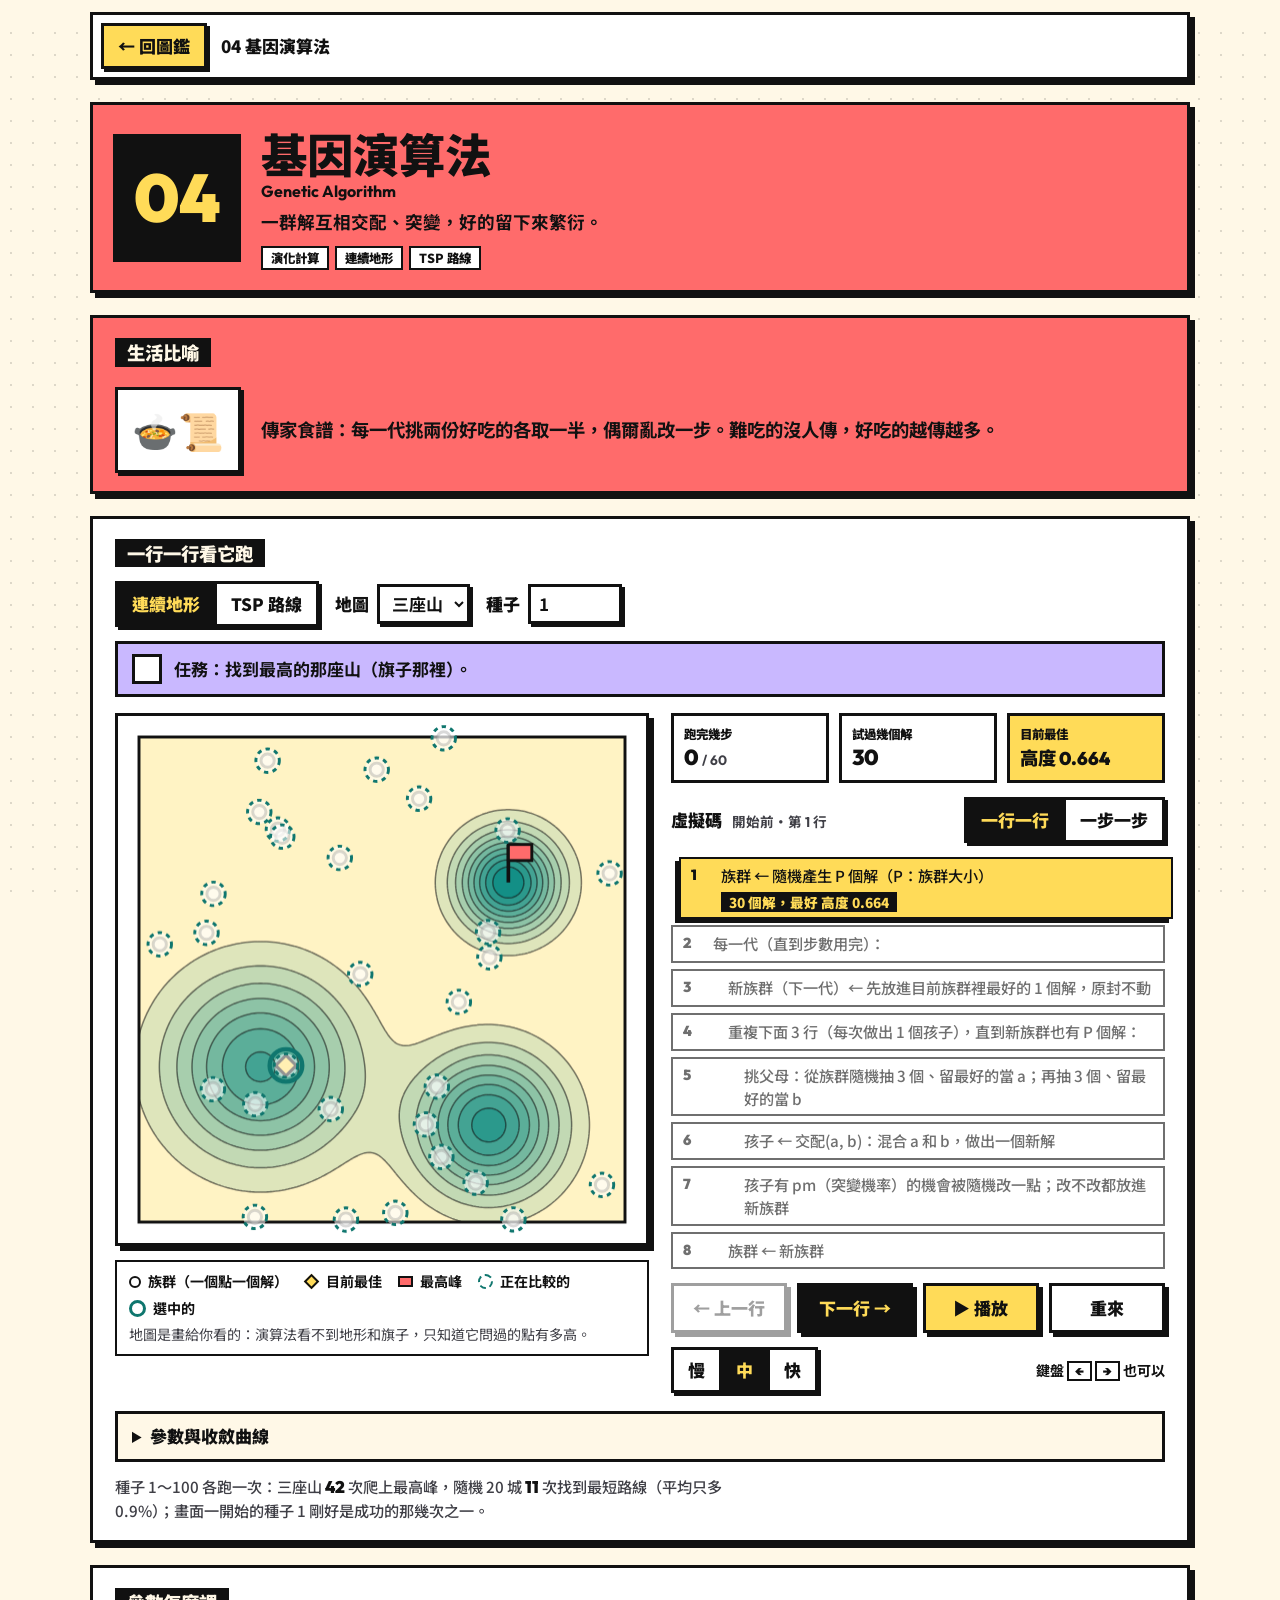
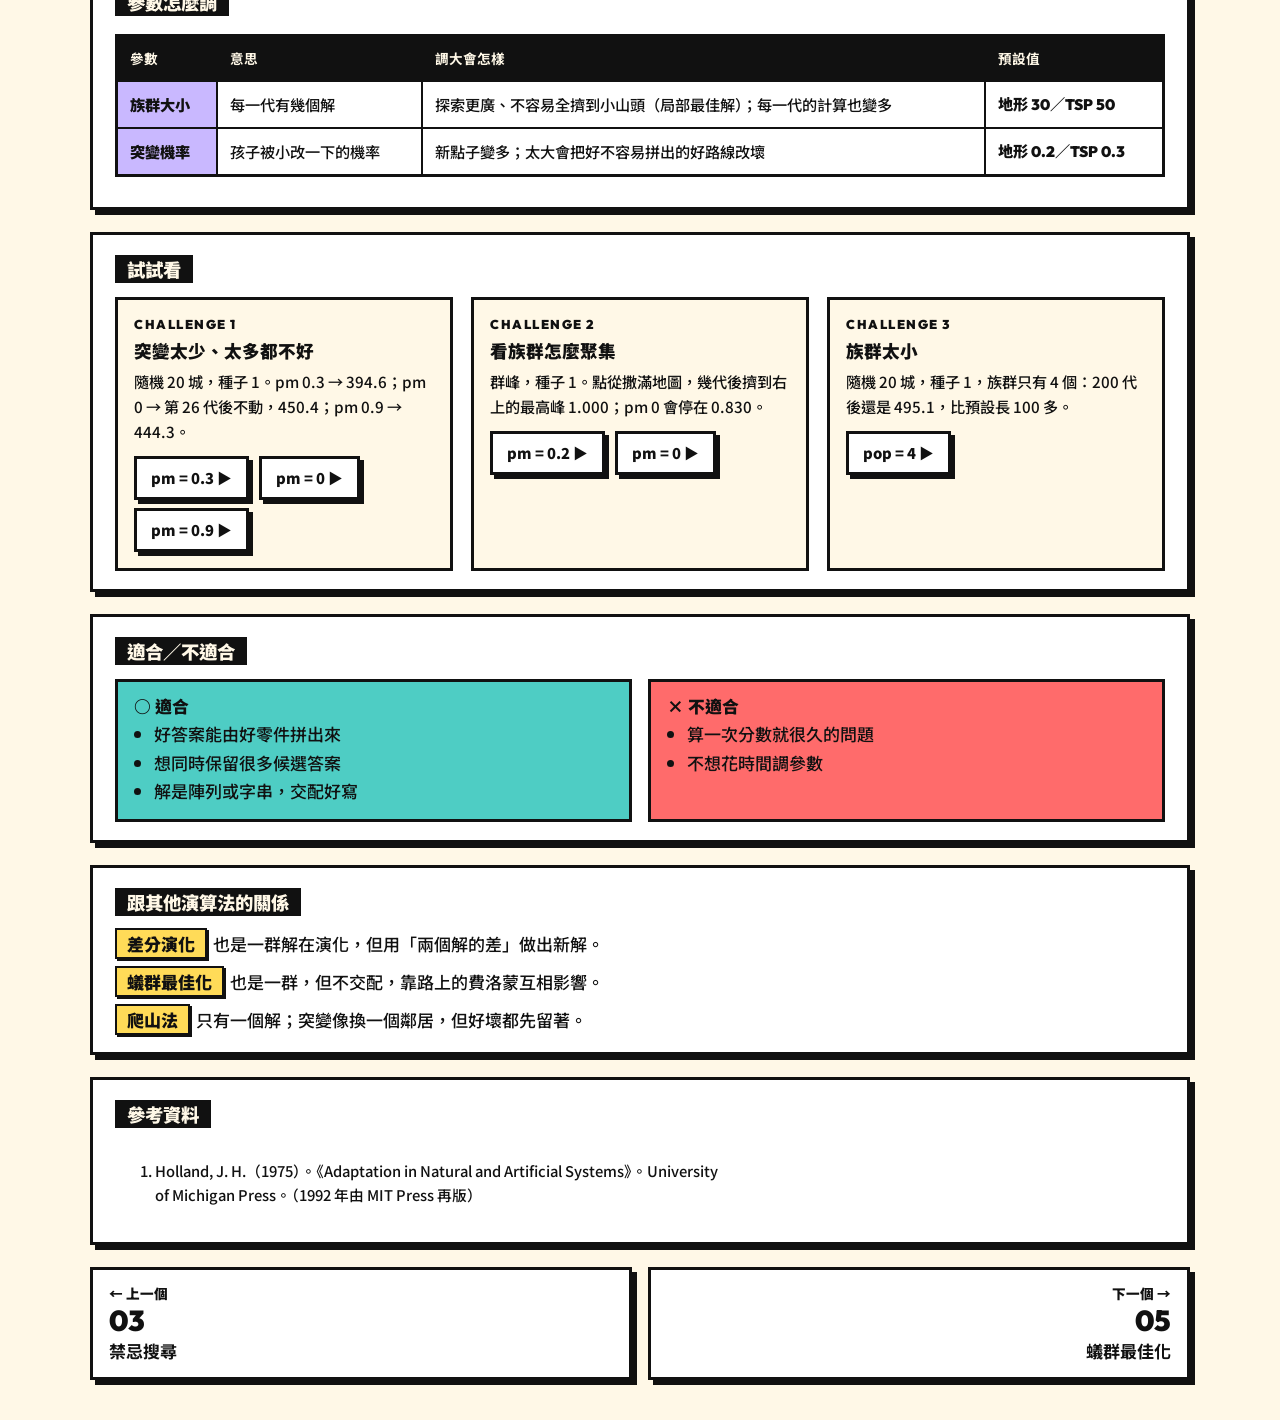
<file: algorithms/genetic-algorithm.html>
<!doctype html>
<html lang="zh-Hant">
<head>
<meta charset="utf-8">
<meta name="viewport" content="width=device-width, initial-scale=1">
<title>啟發式演算法圖鑑</title>
<link rel="preconnect" href="https://fonts.googleapis.com">
<link rel="preconnect" href="https://fonts.gstatic.com" crossorigin>
<link href="https://fonts.googleapis.com/css2?family=Noto+Sans+TC:wght@400;500;700;900&family=Outfit:wght@700;900&display=swap" rel="stylesheet">
<link rel="stylesheet" href="../css/site.css">
<link rel="expect" href="#top-bar" blocking="render">
</head>
<body data-slug="genetic-algorithm">
<div class="wrap">
  <header id="page-header"></header>

  <main>
    <section id="analogy">
      <h2>生活比喻</h2>
      <div class="emoji" aria-hidden="true">🍲📜</div>
      <p>傳家食譜：每一代挑兩份好吃的各取一半，偶爾亂改一步。難吃的沒人傳，好吃的越傳越多。</p>
    </section>

    <section id="demo">
      <h2>一行一行看它跑</h2>
      <div class="demo" data-algorithm="genetic-algorithm"></div>
      <p class="demo-scorecard">種子 1～100 各跑一次：三座山 <b>42</b> 次爬上最高峰，隨機 20 城 <b>11</b> 次找到最短路線（平均只多 0.9%）；畫面一開始的種子 1 剛好是成功的那幾次之一。</p>
    </section>

    <section id="params">
      <h2>參數怎麼調</h2>
      <div class="table-scroll">
        <table>
          <thead><tr><th>參數</th><th>意思</th><th>調大會怎樣</th><th>預設值</th></tr></thead>
          <tbody>
            <tr data-key="pop"><td>族群大小</td><td>每一代有幾個解</td><td>探索更廣、不容易全擠到小山頭（局部最佳解）；每一代的計算也變多</td><td>地形 30／TSP 50</td></tr>
            <tr data-key="pm"><td>突變機率</td><td>孩子被小改一下的機率</td><td>新點子變多；太大會把好不容易拼出的好路線改壞</td><td>地形 0.2／TSP 0.3</td></tr>
          </tbody>
        </table>
      </div>
    </section>

    <section id="try">
      <h2>試試看</h2>
      <ol class="try-list">
        <li>
          <h3>突變太少、太多都不好</h3>
          <p>隨機 20 城，種子 1。pm 0.3 → 394.6；pm 0 → 第 26 代後不動，450.4；pm 0.9 → 444.3。</p>
          <button type="button" class="try-set" data-set="problem=tsp&amp;map=random-20&amp;seed=1">pm = 0.3 ▶</button>
          <button type="button" class="try-set" data-set="problem=tsp&amp;map=random-20&amp;seed=1&amp;pm=0">pm = 0 ▶</button>
          <button type="button" class="try-set" data-set="problem=tsp&amp;map=random-20&amp;seed=1&amp;pm=0.9">pm = 0.9 ▶</button>
        </li>
        <li>
          <h3>看族群怎麼聚集</h3>
          <p>群峰，種子 1。點從撒滿地圖，幾代後擠到右上的最高峰 1.000；pm 0 會停在 0.830。</p>
          <button type="button" class="try-set" data-set="problem=terrain&amp;map=many-peaks&amp;seed=1">pm = 0.2 ▶</button>
          <button type="button" class="try-set" data-set="problem=terrain&amp;map=many-peaks&amp;seed=1&amp;pm=0">pm = 0 ▶</button>
        </li>
        <li>
          <h3>族群太小</h3>
          <p>隨機 20 城，種子 1，族群只有 4 個：200 代後還是 495.1，比預設長 100 多。</p>
          <button type="button" class="try-set" data-set="problem=tsp&amp;map=random-20&amp;seed=1&amp;pop=4">pop = 4 ▶</button>
        </li>
      </ol>
    </section>

    <section id="fit">
      <h2>適合／不適合</h2>
      <div class="fit-grid">
        <div class="yes"><h3>適合</h3><ul>
          <li>好答案能由好零件拼出來</li>
          <li>想同時保留很多候選答案</li>
          <li>解是陣列或字串，交配好寫</li>
        </ul></div>
        <div class="no-fit"><h3>不適合</h3><ul>
          <li>算一次分數就很久的問題</li>
          <li>不想花時間調參數</li>
        </ul></div>
      </div>
    </section>

    <section id="related">
      <h2>跟其他演算法的關係</h2>
      <ul>
        <li><a href="differential-evolution.html">差分演化</a>也是一群解在演化，但用「兩個解的差」做出新解。</li>
        <li><a href="ant-colony-optimization.html">蟻群最佳化</a>也是一群，但不交配，靠路上的費洛蒙互相影響。</li>
        <li><a href="hill-climbing.html">爬山法</a>只有一個解；突變像換一個鄰居，但好壞都先留著。</li>
      </ul>
    </section>

    <section id="refs">
      <h2>參考資料</h2>
      <ol>
        <li>Holland, J. H.（1975）。《Adaptation in Natural and Artificial Systems》。University of Michigan Press。（1992 年由 MIT Press 再版）</li>
      </ol>
    </section>
  </main>

  <nav id="page-nav" aria-label="上一個／下一個演算法"></nav>
</div>
<script src="../js/core.js"></script>
<script src="../js/backdrop.js"></script>
<script src="../js/registry.js"></script>
<script src="../js/problems/terrain.js"></script>
<script src="../js/problems/tsp.js"></script>
<script src="../js/render.js"></script>
<script src="../js/demo.js"></script>
<script src="../js/page.js"></script>
<script src="../js/algorithms/genetic-algorithm.js"></script>
</body>
</html>
</file>
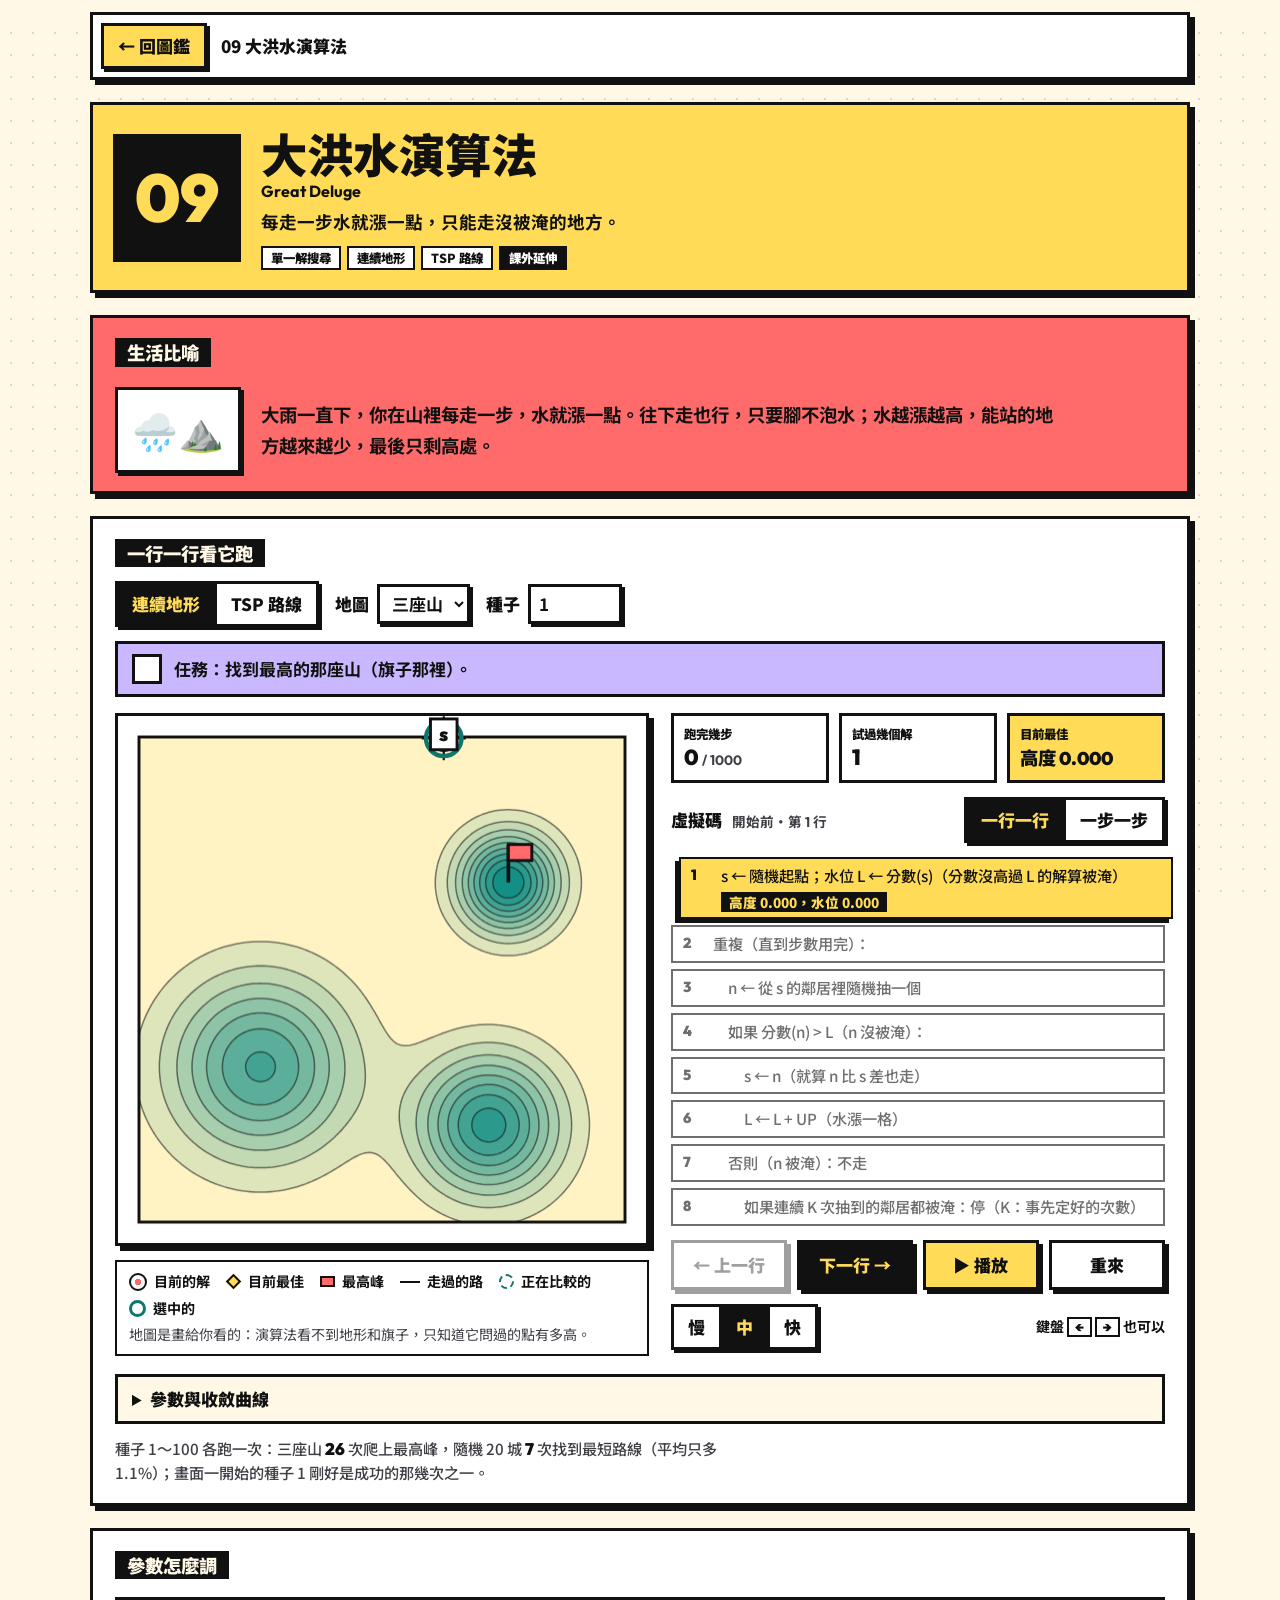
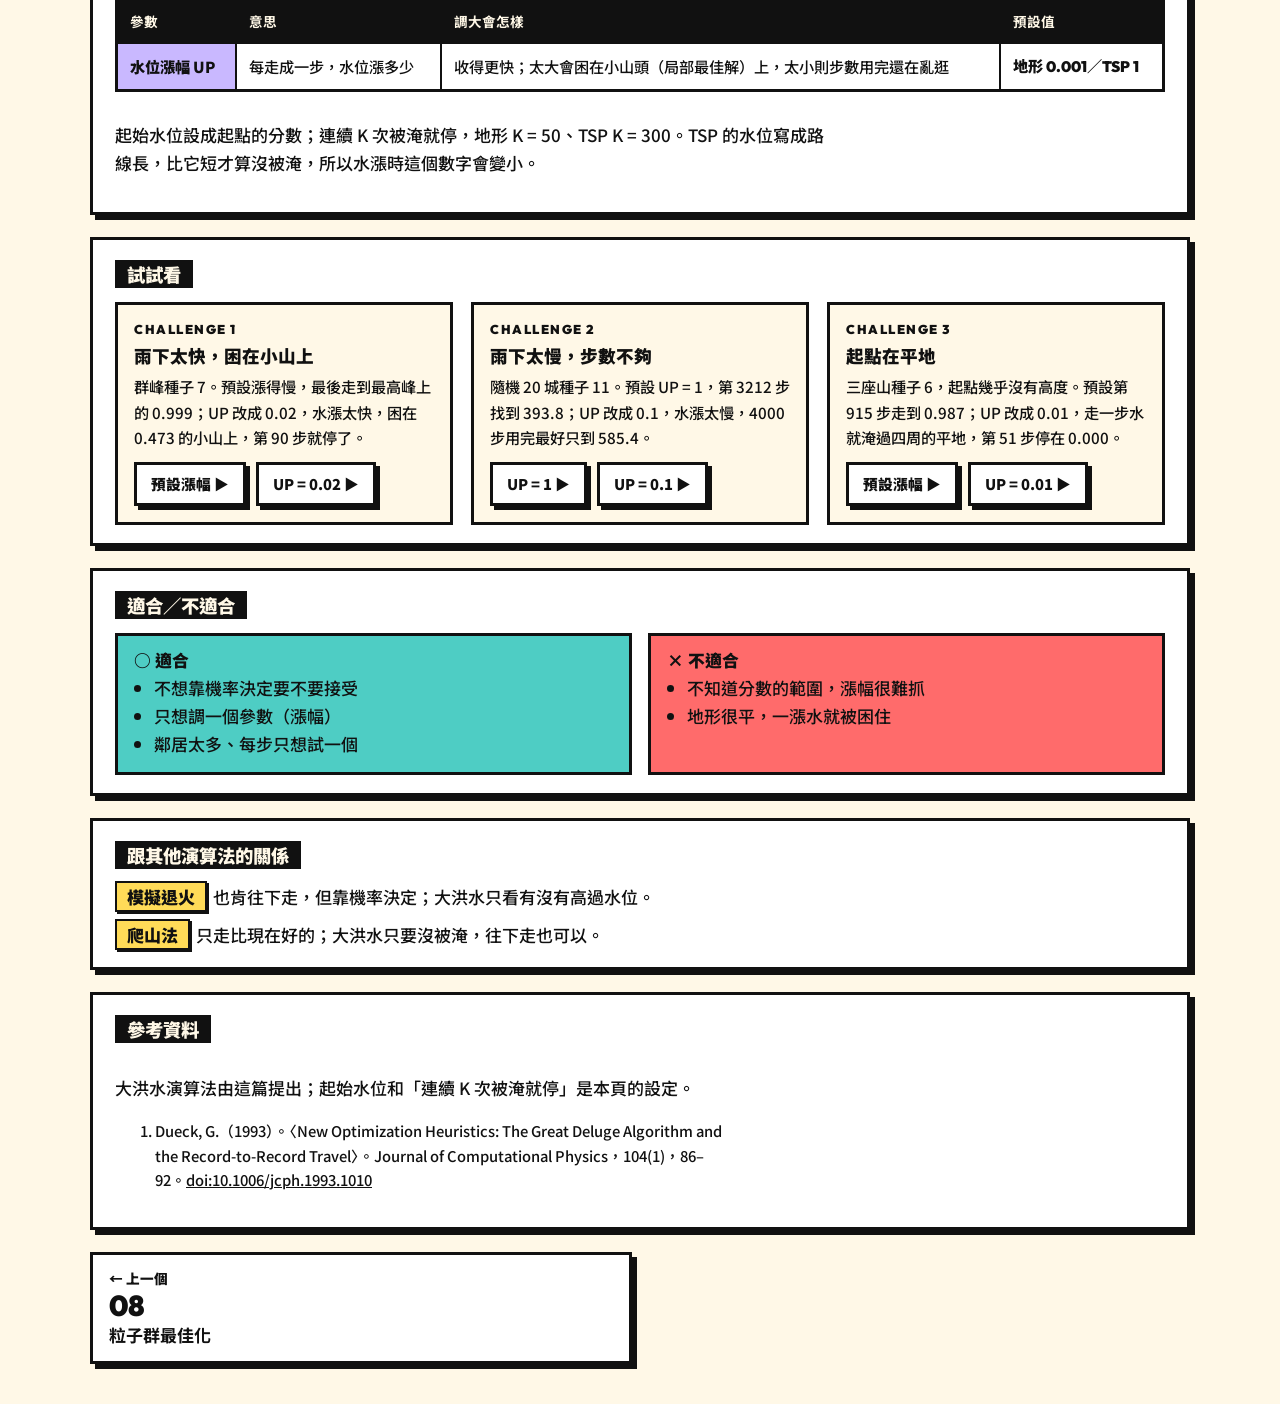
<file: algorithms/great-deluge.html>
<!doctype html>
<html lang="zh-Hant">
<head>
<meta charset="utf-8">
<meta name="viewport" content="width=device-width, initial-scale=1">
<title>啟發式演算法圖鑑</title>
<link rel="preconnect" href="https://fonts.googleapis.com">
<link rel="preconnect" href="https://fonts.gstatic.com" crossorigin>
<link href="https://fonts.googleapis.com/css2?family=Noto+Sans+TC:wght@400;500;700;900&family=Outfit:wght@700;900&display=swap" rel="stylesheet">
<link rel="stylesheet" href="../css/site.css">
<link rel="expect" href="#top-bar" blocking="render">
</head>
<body data-slug="great-deluge">
<div class="wrap">
  <header id="page-header"></header>

  <main>
    <section id="analogy">
      <h2>生活比喻</h2>
      <div class="emoji" aria-hidden="true">🌧️⛰️</div>
      <p>大雨一直下，你在山裡每走一步，水就漲一點。往下走也行，只要腳不泡水；水越漲越高，能站的地方越來越少，最後只剩高處。</p>
    </section>

    <section id="demo">
      <h2>一行一行看它跑</h2>
      <div class="demo" data-algorithm="great-deluge"></div>
      <p class="demo-scorecard">種子 1～100 各跑一次：三座山 <b>26</b> 次爬上最高峰，隨機 20 城 <b>7</b> 次找到最短路線（平均只多 1.1%）；畫面一開始的種子 1 剛好是成功的那幾次之一。</p>
    </section>

    <section id="params">
      <h2>參數怎麼調</h2>
      <div class="table-scroll">
        <table>
          <thead><tr><th>參數</th><th>意思</th><th>調大會怎樣</th><th>預設值</th></tr></thead>
          <tbody>
            <tr data-key="up"><td>水位漲幅 UP</td><td>每走成一步，水位漲多少</td><td>收得更快；太大會困在小山頭（局部最佳解）上，太小則步數用完還在亂逛</td><td>地形 0.001／TSP 1</td></tr>
          </tbody>
        </table>
      </div>
      <p>起始水位設成起點的分數；連續 K 次被淹就停，地形 K = 50、TSP K = 300。TSP 的水位寫成路線長，比它短才算沒被淹，所以水漲時這個數字會變小。</p>
    </section>

    <section id="try">
      <h2>試試看</h2>
      <ol class="try-list">
        <li>
          <h3>雨下太快，困在小山上</h3>
          <p>群峰種子 7。預設漲得慢，最後走到最高峰上的 0.999；UP 改成 0.02，水漲太快，困在 0.473 的小山上，第 90 步就停了。</p>
          <button type="button" class="try-set" data-set="problem=terrain&amp;map=many-peaks&amp;seed=7">預設漲幅 ▶</button>
          <button type="button" class="try-set" data-set="problem=terrain&amp;map=many-peaks&amp;seed=7&amp;up=0.02">UP = 0.02 ▶</button>
        </li>
        <li>
          <h3>雨下太慢，步數不夠</h3>
          <p>隨機 20 城種子 11。預設 UP = 1，第 3212 步找到 393.8；UP 改成 0.1，水漲太慢，4000 步用完最好只到 585.4。</p>
          <button type="button" class="try-set" data-set="problem=tsp&amp;map=random-20&amp;seed=11">UP = 1 ▶</button>
          <button type="button" class="try-set" data-set="problem=tsp&amp;map=random-20&amp;seed=11&amp;up=0.1">UP = 0.1 ▶</button>
        </li>
        <li>
          <h3>起點在平地</h3>
          <p>三座山種子 6，起點幾乎沒有高度。預設第 915 步走到 0.987；UP 改成 0.01，走一步水就淹過四周的平地，第 51 步停在 0.000。</p>
          <button type="button" class="try-set" data-set="problem=terrain&amp;map=three-peaks&amp;seed=6">預設漲幅 ▶</button>
          <button type="button" class="try-set" data-set="problem=terrain&amp;map=three-peaks&amp;seed=6&amp;up=0.01">UP = 0.01 ▶</button>
        </li>
      </ol>
    </section>

    <section id="fit">
      <h2>適合／不適合</h2>
      <div class="fit-grid">
        <div class="yes"><h3>適合</h3><ul>
          <li>不想靠機率決定要不要接受</li>
          <li>只想調一個參數（漲幅）</li>
          <li>鄰居太多、每步只想試一個</li>
        </ul></div>
        <div class="no-fit"><h3>不適合</h3><ul>
          <li>不知道分數的範圍，漲幅很難抓</li>
          <li>地形很平，一漲水就被困住</li>
        </ul></div>
      </div>
    </section>

    <section id="related">
      <h2>跟其他演算法的關係</h2>
      <ul>
        <li><a href="simulated-annealing.html">模擬退火</a>也肯往下走，但靠機率決定；大洪水只看有沒有高過水位。</li>
        <li><a href="hill-climbing.html">爬山法</a>只走比現在好的；大洪水只要沒被淹，往下走也可以。</li>
      </ul>
    </section>

    <section id="refs">
      <h2>參考資料</h2>
      <p>大洪水演算法由這篇提出；起始水位和「連續 K 次被淹就停」是本頁的設定。</p>
      <ol>
        <li>Dueck, G.（1993）。〈New Optimization Heuristics: The Great Deluge Algorithm and the Record-to-Record Travel〉。Journal of Computational Physics，104(1)，86–92。<a href="https://doi.org/10.1006/jcph.1993.1010">doi:10.1006/jcph.1993.1010</a></li>
      </ol>
    </section>
  </main>

  <nav id="page-nav" aria-label="上一個／下一個演算法"></nav>
</div>
<script src="../js/core.js"></script>
<script src="../js/backdrop.js"></script>
<script src="../js/registry.js"></script>
<script src="../js/problems/terrain.js"></script>
<script src="../js/problems/tsp.js"></script>
<script src="../js/render.js"></script>
<script src="../js/demo.js"></script>
<script src="../js/page.js"></script>
<script src="../js/algorithms/great-deluge.js"></script>
</body>
</html>
</file>
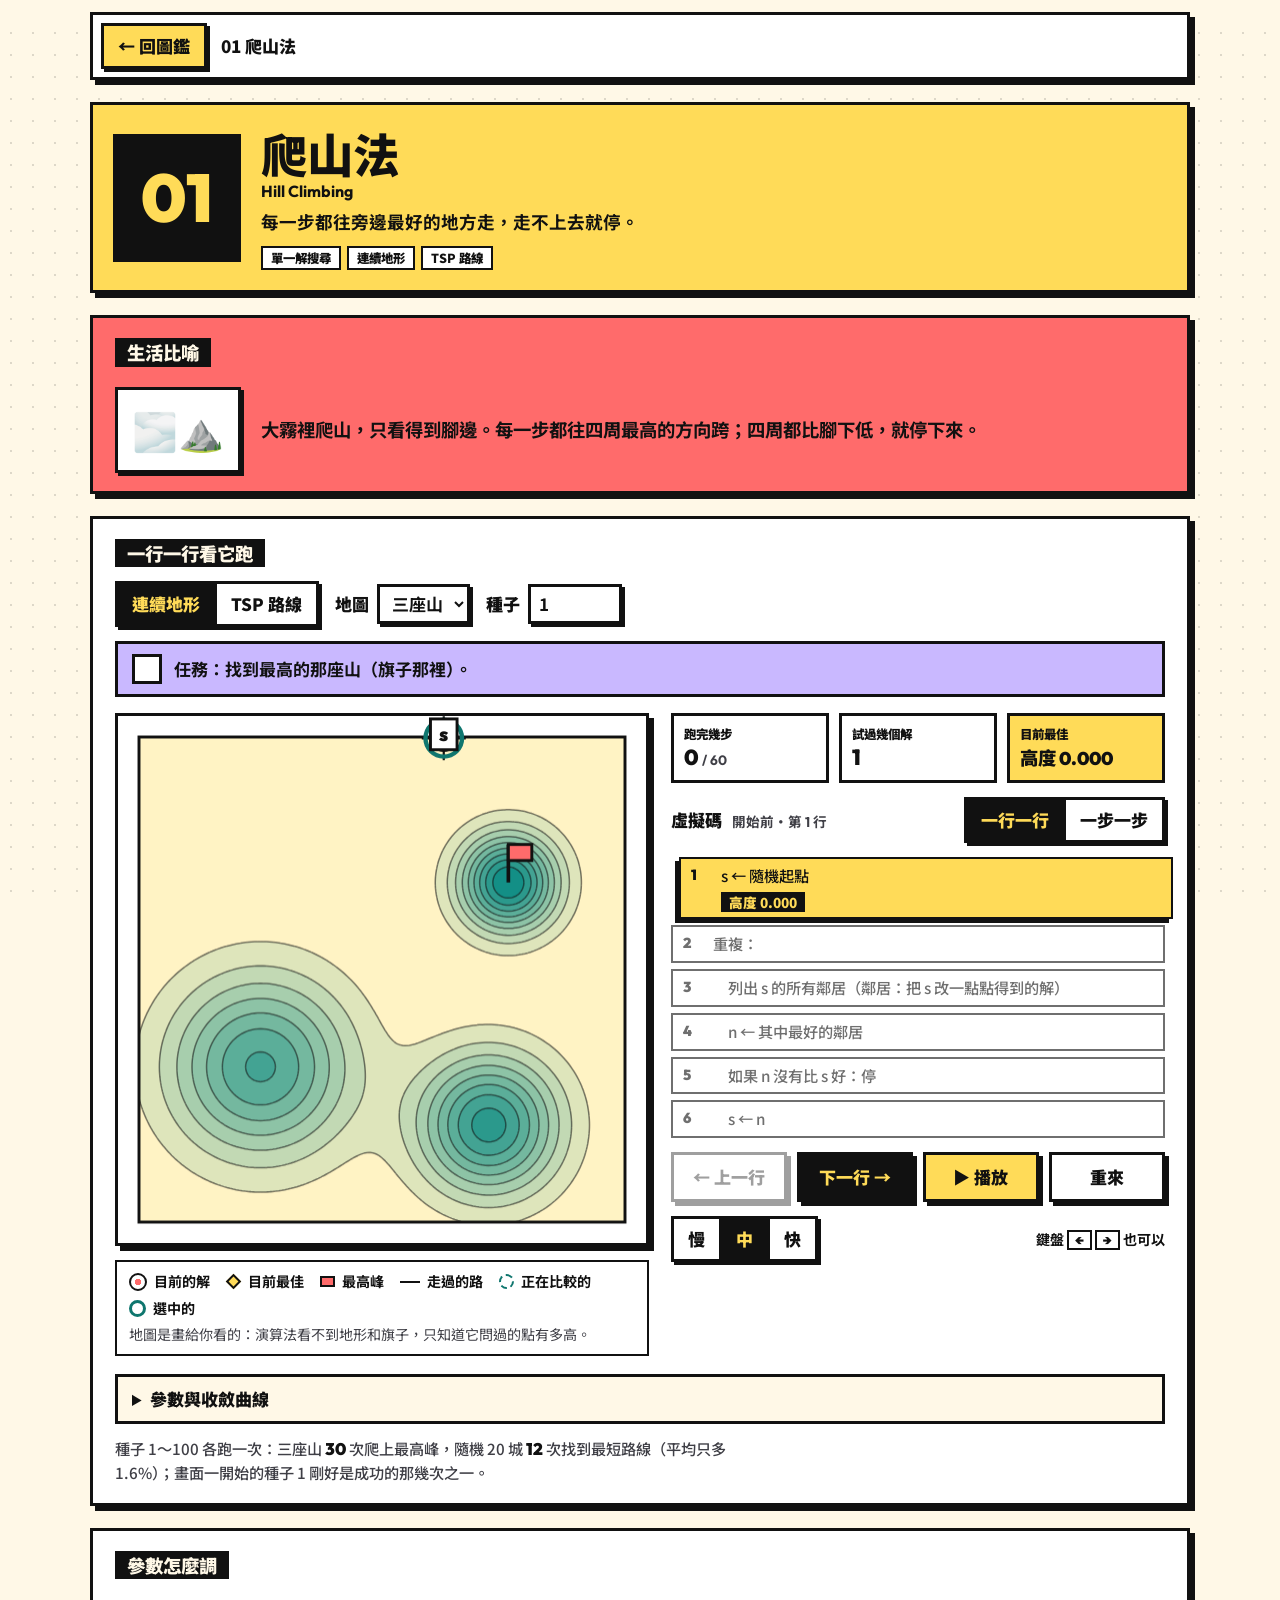
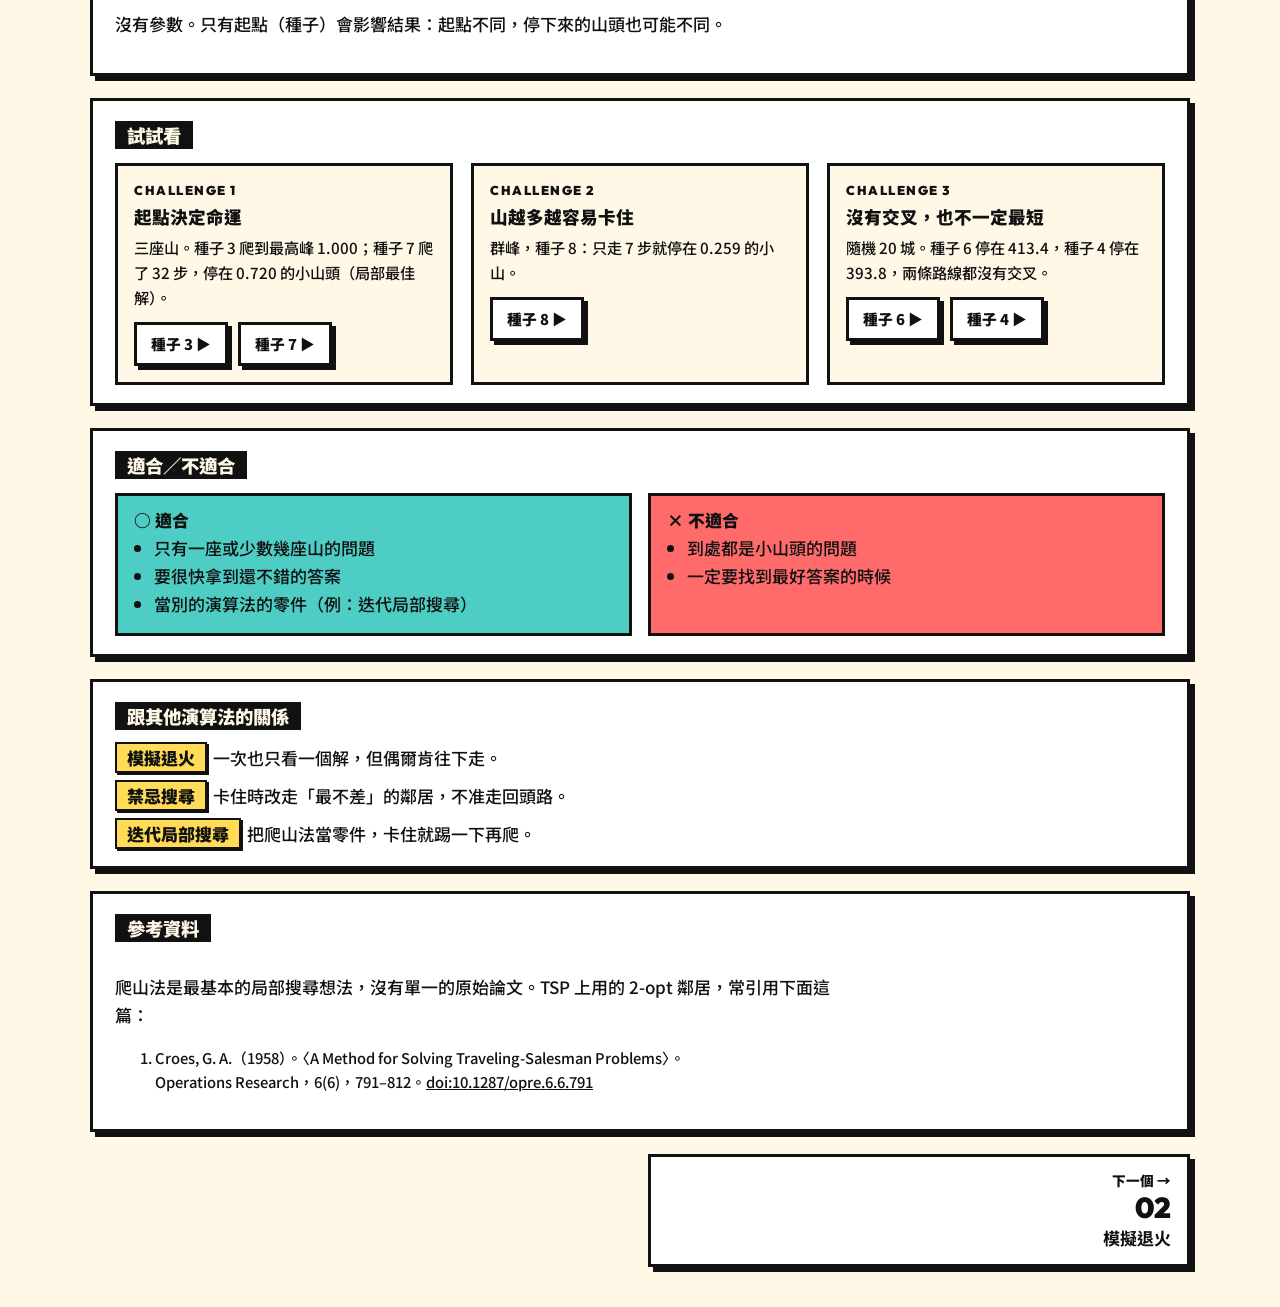
<file: algorithms/hill-climbing.html>
<!doctype html>
<html lang="zh-Hant">
<head>
<meta charset="utf-8">
<meta name="viewport" content="width=device-width, initial-scale=1">
<title>啟發式演算法圖鑑</title>
<link rel="preconnect" href="https://fonts.googleapis.com">
<link rel="preconnect" href="https://fonts.gstatic.com" crossorigin>
<link href="https://fonts.googleapis.com/css2?family=Noto+Sans+TC:wght@400;500;700;900&family=Outfit:wght@700;900&display=swap" rel="stylesheet">
<link rel="stylesheet" href="../css/site.css">
<link rel="expect" href="#top-bar" blocking="render">
</head>
<body data-slug="hill-climbing">
<div class="wrap">
  <header id="page-header"></header>

  <main>
    <section id="analogy">
      <h2>生活比喻</h2>
      <div class="emoji" aria-hidden="true">🌫️⛰️</div>
      <p>大霧裡爬山，只看得到腳邊。每一步都往四周最高的方向跨；四周都比腳下低，就停下來。</p>
    </section>

    <section id="demo">
      <h2>一行一行看它跑</h2>
      <div class="demo" data-algorithm="hill-climbing"></div>
      <p class="demo-scorecard">種子 1～100 各跑一次：三座山 <b>30</b> 次爬上最高峰，隨機 20 城 <b>12</b> 次找到最短路線（平均只多 1.6%）；畫面一開始的種子 1 剛好是成功的那幾次之一。</p>
    </section>

    <section id="params">
      <h2>參數怎麼調</h2>
      <p>沒有參數。只有起點（種子）會影響結果：起點不同，停下來的山頭也可能不同。</p>
    </section>

    <section id="try">
      <h2>試試看</h2>
      <ol class="try-list">
        <li>
          <h3>起點決定命運</h3>
          <p>三座山。種子 3 爬到最高峰 1.000；種子 7 爬了 32 步，停在 0.720 的小山頭（局部最佳解）。</p>
          <button type="button" class="try-set" data-set="problem=terrain&amp;map=three-peaks&amp;seed=3">種子 3 ▶</button>
          <button type="button" class="try-set" data-set="problem=terrain&amp;map=three-peaks&amp;seed=7">種子 7 ▶</button>
        </li>
        <li>
          <h3>山越多越容易卡住</h3>
          <p>群峰，種子 8：只走 7 步就停在 0.259 的小山。</p>
          <button type="button" class="try-set" data-set="problem=terrain&amp;map=many-peaks&amp;seed=8">種子 8 ▶</button>
        </li>
        <li>
          <h3>沒有交叉，也不一定最短</h3>
          <p>隨機 20 城。種子 6 停在 413.4，種子 4 停在 393.8，兩條路線都沒有交叉。</p>
          <button type="button" class="try-set" data-set="problem=tsp&amp;map=random-20&amp;seed=6">種子 6 ▶</button>
          <button type="button" class="try-set" data-set="problem=tsp&amp;map=random-20&amp;seed=4">種子 4 ▶</button>
        </li>
      </ol>
    </section>

    <section id="fit">
      <h2>適合／不適合</h2>
      <div class="fit-grid">
        <div class="yes"><h3>適合</h3><ul>
          <li>只有一座或少數幾座山的問題</li>
          <li>要很快拿到還不錯的答案</li>
          <li>當別的演算法的零件（例：迭代局部搜尋）</li>
        </ul></div>
        <div class="no-fit"><h3>不適合</h3><ul>
          <li>到處都是小山頭的問題</li>
          <li>一定要找到最好答案的時候</li>
        </ul></div>
      </div>
    </section>

    <section id="related">
      <h2>跟其他演算法的關係</h2>
      <ul>
        <li><a href="simulated-annealing.html">模擬退火</a>一次也只看一個解，但偶爾肯往下走。</li>
        <li><a href="tabu-search.html">禁忌搜尋</a>卡住時改走「最不差」的鄰居，不准走回頭路。</li>
        <li><a href="iterated-local-search.html">迭代局部搜尋</a>把爬山法當零件，卡住就踢一下再爬。</li>
      </ul>
    </section>

    <section id="refs">
      <h2>參考資料</h2>
      <p>爬山法是最基本的局部搜尋想法，沒有單一的原始論文。TSP 上用的 2-opt 鄰居，常引用下面這篇：</p>
      <ol>
        <li>Croes, G. A.（1958）。〈A Method for Solving Traveling-Salesman Problems〉。Operations Research，6(6)，791–812。<a href="https://doi.org/10.1287/opre.6.6.791">doi:10.1287/opre.6.6.791</a></li>
      </ol>
    </section>
  </main>

  <nav id="page-nav" aria-label="上一個／下一個演算法"></nav>
</div>
<script src="../js/core.js"></script>
<script src="../js/backdrop.js"></script>
<script src="../js/registry.js"></script>
<script src="../js/problems/terrain.js"></script>
<script src="../js/problems/tsp.js"></script>
<script src="../js/render.js"></script>
<script src="../js/demo.js"></script>
<script src="../js/page.js"></script>
<script src="../js/algorithms/hill-climbing.js"></script>
</body>
</html>
</file>
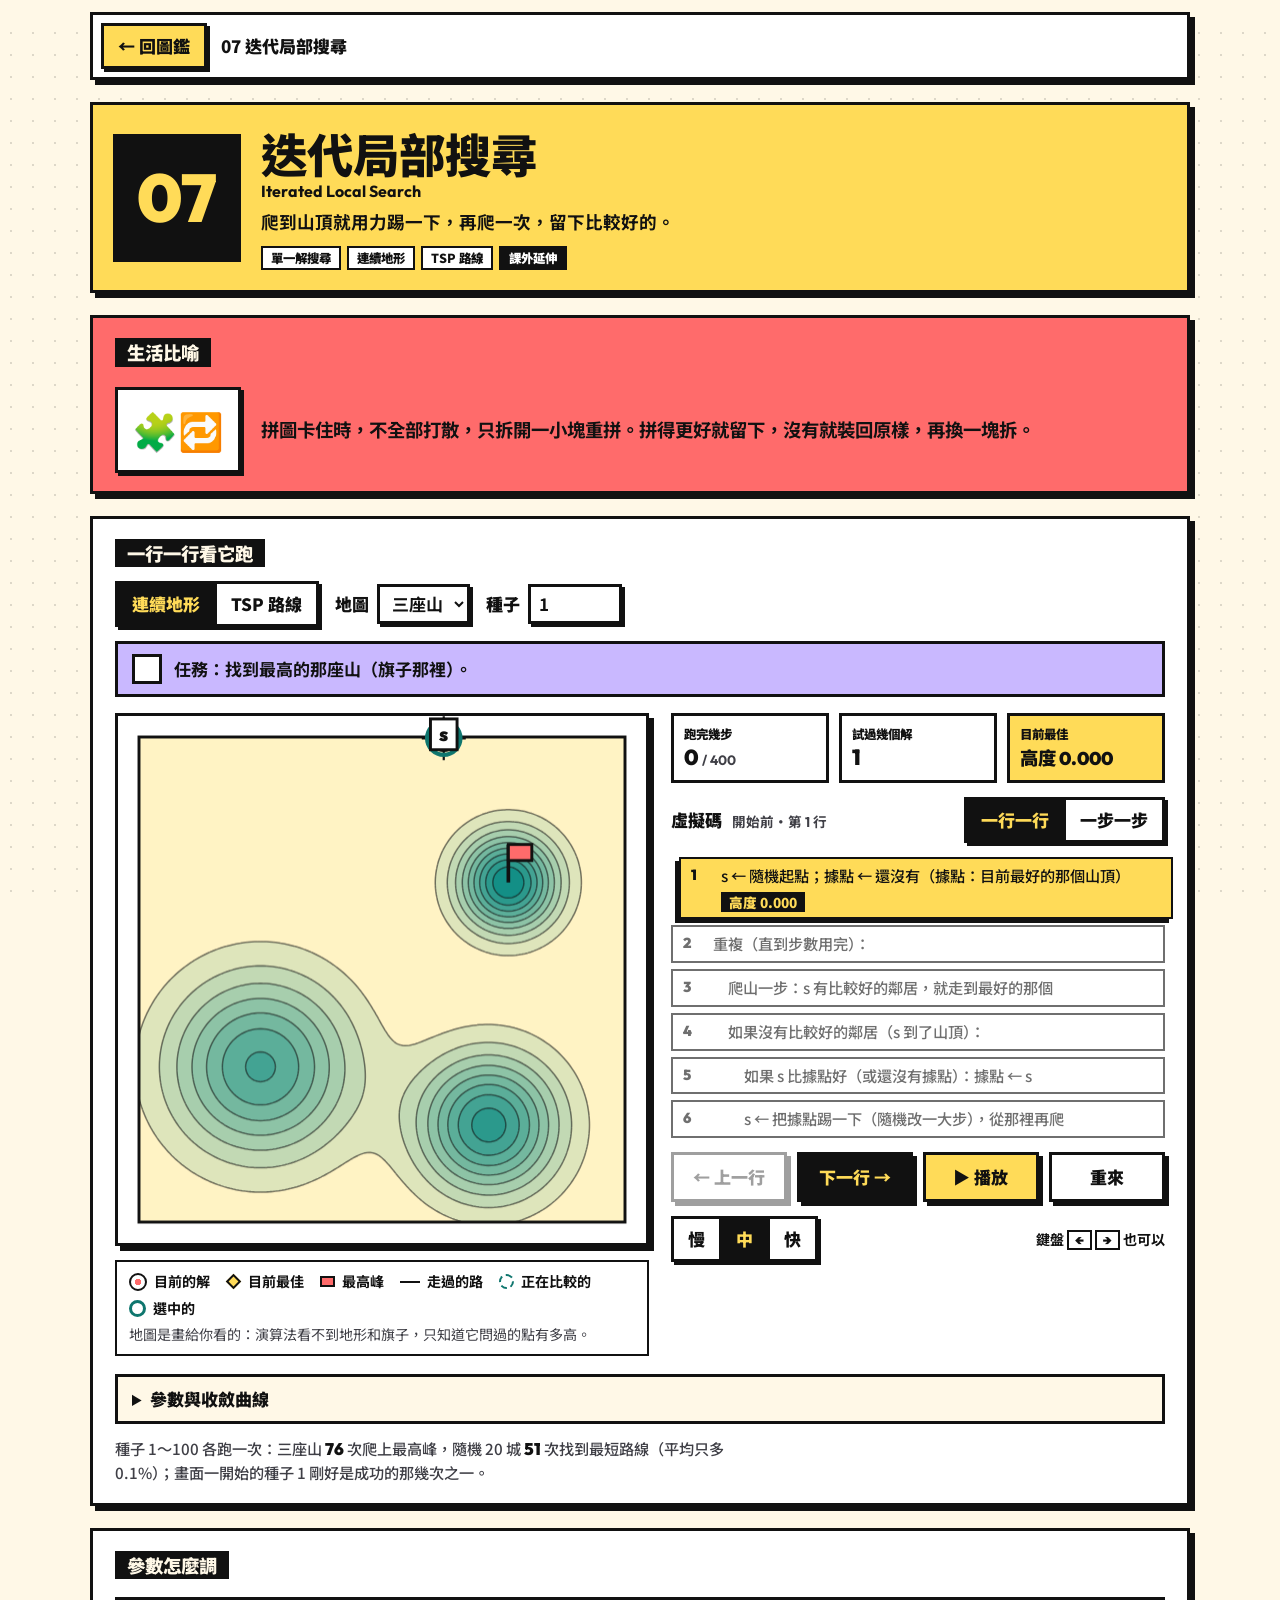
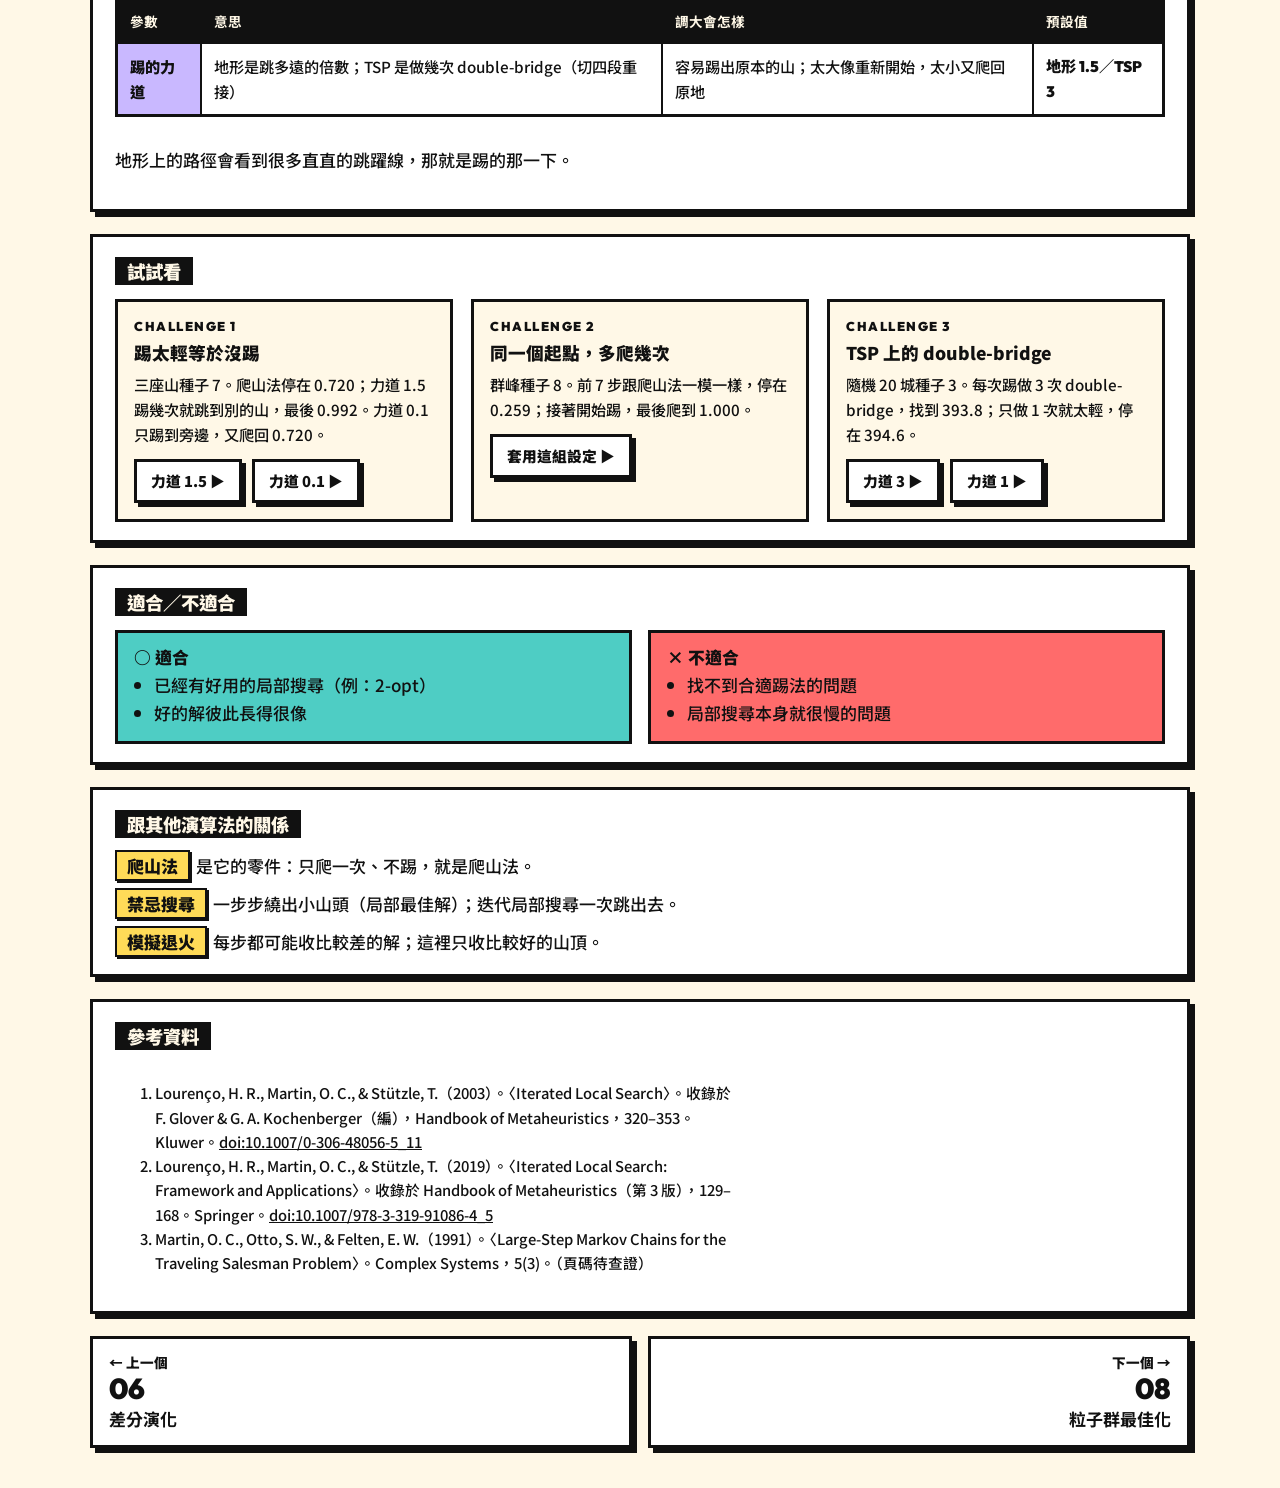
<file: algorithms/iterated-local-search.html>
<!doctype html>
<html lang="zh-Hant">
<head>
<meta charset="utf-8">
<meta name="viewport" content="width=device-width, initial-scale=1">
<title>啟發式演算法圖鑑</title>
<link rel="preconnect" href="https://fonts.googleapis.com">
<link rel="preconnect" href="https://fonts.gstatic.com" crossorigin>
<link href="https://fonts.googleapis.com/css2?family=Noto+Sans+TC:wght@400;500;700;900&family=Outfit:wght@700;900&display=swap" rel="stylesheet">
<link rel="stylesheet" href="../css/site.css">
<link rel="expect" href="#top-bar" blocking="render">
</head>
<body data-slug="iterated-local-search">
<div class="wrap">
  <header id="page-header"></header>

  <main>
    <section id="analogy">
      <h2>生活比喻</h2>
      <div class="emoji" aria-hidden="true">🧩🔁</div>
      <p>拼圖卡住時，不全部打散，只拆開一小塊重拼。拼得更好就留下，沒有就裝回原樣，再換一塊拆。</p>
    </section>

    <section id="demo">
      <h2>一行一行看它跑</h2>
      <div class="demo" data-algorithm="iterated-local-search"></div>
      <p class="demo-scorecard">種子 1～100 各跑一次：三座山 <b>76</b> 次爬上最高峰，隨機 20 城 <b>51</b> 次找到最短路線（平均只多 0.1%）；畫面一開始的種子 1 剛好是成功的那幾次之一。</p>
    </section>

    <section id="params">
      <h2>參數怎麼調</h2>
      <div class="table-scroll">
        <table>
          <thead><tr><th>參數</th><th>意思</th><th>調大會怎樣</th><th>預設值</th></tr></thead>
          <tbody>
            <tr data-key="strength"><td>踢的力道</td><td>地形是跳多遠的倍數；TSP 是做幾次 double-bridge（切四段重接）</td><td>容易踢出原本的山；太大像重新開始，太小又爬回原地</td><td>地形 1.5／TSP 3</td></tr>
          </tbody>
        </table>
      </div>
      <p>地形上的路徑會看到很多直直的跳躍線，那就是踢的那一下。</p>
    </section>

    <section id="try">
      <h2>試試看</h2>
      <ol class="try-list">
        <li>
          <h3>踢太輕等於沒踢</h3>
          <p>三座山種子 7。爬山法停在 0.720；力道 1.5 踢幾次就跳到別的山，最後 0.992。力道 0.1 只踢到旁邊，又爬回 0.720。</p>
          <button type="button" class="try-set" data-set="problem=terrain&amp;map=three-peaks&amp;seed=7">力道 1.5 ▶</button>
          <button type="button" class="try-set" data-set="problem=terrain&amp;map=three-peaks&amp;seed=7&amp;strength=0.1">力道 0.1 ▶</button>
        </li>
        <li>
          <h3>同一個起點，多爬幾次</h3>
          <p>群峰種子 8。前 7 步跟爬山法一模一樣，停在 0.259；接著開始踢，最後爬到 1.000。</p>
          <button type="button" class="try-set" data-set="problem=terrain&amp;map=many-peaks&amp;seed=8">套用這組設定 ▶</button>
        </li>
        <li>
          <h3>TSP 上的 double-bridge</h3>
          <p>隨機 20 城種子 3。每次踢做 3 次 double-bridge，找到 393.8；只做 1 次就太輕，停在 394.6。</p>
          <button type="button" class="try-set" data-set="problem=tsp&amp;map=random-20&amp;seed=3">力道 3 ▶</button>
          <button type="button" class="try-set" data-set="problem=tsp&amp;map=random-20&amp;seed=3&amp;strength=1">力道 1 ▶</button>
        </li>
      </ol>
    </section>

    <section id="fit">
      <h2>適合／不適合</h2>
      <div class="fit-grid">
        <div class="yes"><h3>適合</h3><ul>
          <li>已經有好用的局部搜尋（例：2-opt）</li>
          <li>好的解彼此長得很像</li>
        </ul></div>
        <div class="no-fit"><h3>不適合</h3><ul>
          <li>找不到合適踢法的問題</li>
          <li>局部搜尋本身就很慢的問題</li>
        </ul></div>
      </div>
    </section>

    <section id="related">
      <h2>跟其他演算法的關係</h2>
      <ul>
        <li><a href="hill-climbing.html">爬山法</a>是它的零件：只爬一次、不踢，就是爬山法。</li>
        <li><a href="tabu-search.html">禁忌搜尋</a>一步步繞出小山頭（局部最佳解）；迭代局部搜尋一次跳出去。</li>
        <li><a href="simulated-annealing.html">模擬退火</a>每步都可能收比較差的解；這裡只收比較好的山頂。</li>
      </ul>
    </section>

    <section id="refs">
      <h2>參考資料</h2>
      <ol>
        <li>Lourenço, H. R., Martin, O. C., &amp; Stützle, T.（2003）。〈Iterated Local Search〉。收錄於 F. Glover &amp; G. A. Kochenberger（編），Handbook of Metaheuristics，320–353。Kluwer。<a href="https://doi.org/10.1007/0-306-48056-5_11">doi:10.1007/0-306-48056-5_11</a></li>
        <li>Lourenço, H. R., Martin, O. C., &amp; Stützle, T.（2019）。〈Iterated Local Search: Framework and Applications〉。收錄於 Handbook of Metaheuristics（第 3 版），129–168。Springer。<a href="https://doi.org/10.1007/978-3-319-91086-4_5">doi:10.1007/978-3-319-91086-4_5</a></li>
        <li>Martin, O. C., Otto, S. W., &amp; Felten, E. W.（1991）。〈Large-Step Markov Chains for the Traveling Salesman Problem〉。Complex Systems，5(3)。（頁碼待查證）</li>
      </ol>
    </section>
  </main>

  <nav id="page-nav" aria-label="上一個／下一個演算法"></nav>
</div>
<script src="../js/core.js"></script>
<script src="../js/backdrop.js"></script>
<script src="../js/registry.js"></script>
<script src="../js/problems/terrain.js"></script>
<script src="../js/problems/tsp.js"></script>
<script src="../js/render.js"></script>
<script src="../js/demo.js"></script>
<script src="../js/page.js"></script>
<script src="../js/algorithms/iterated-local-search.js"></script>
</body>
</html>
</file>
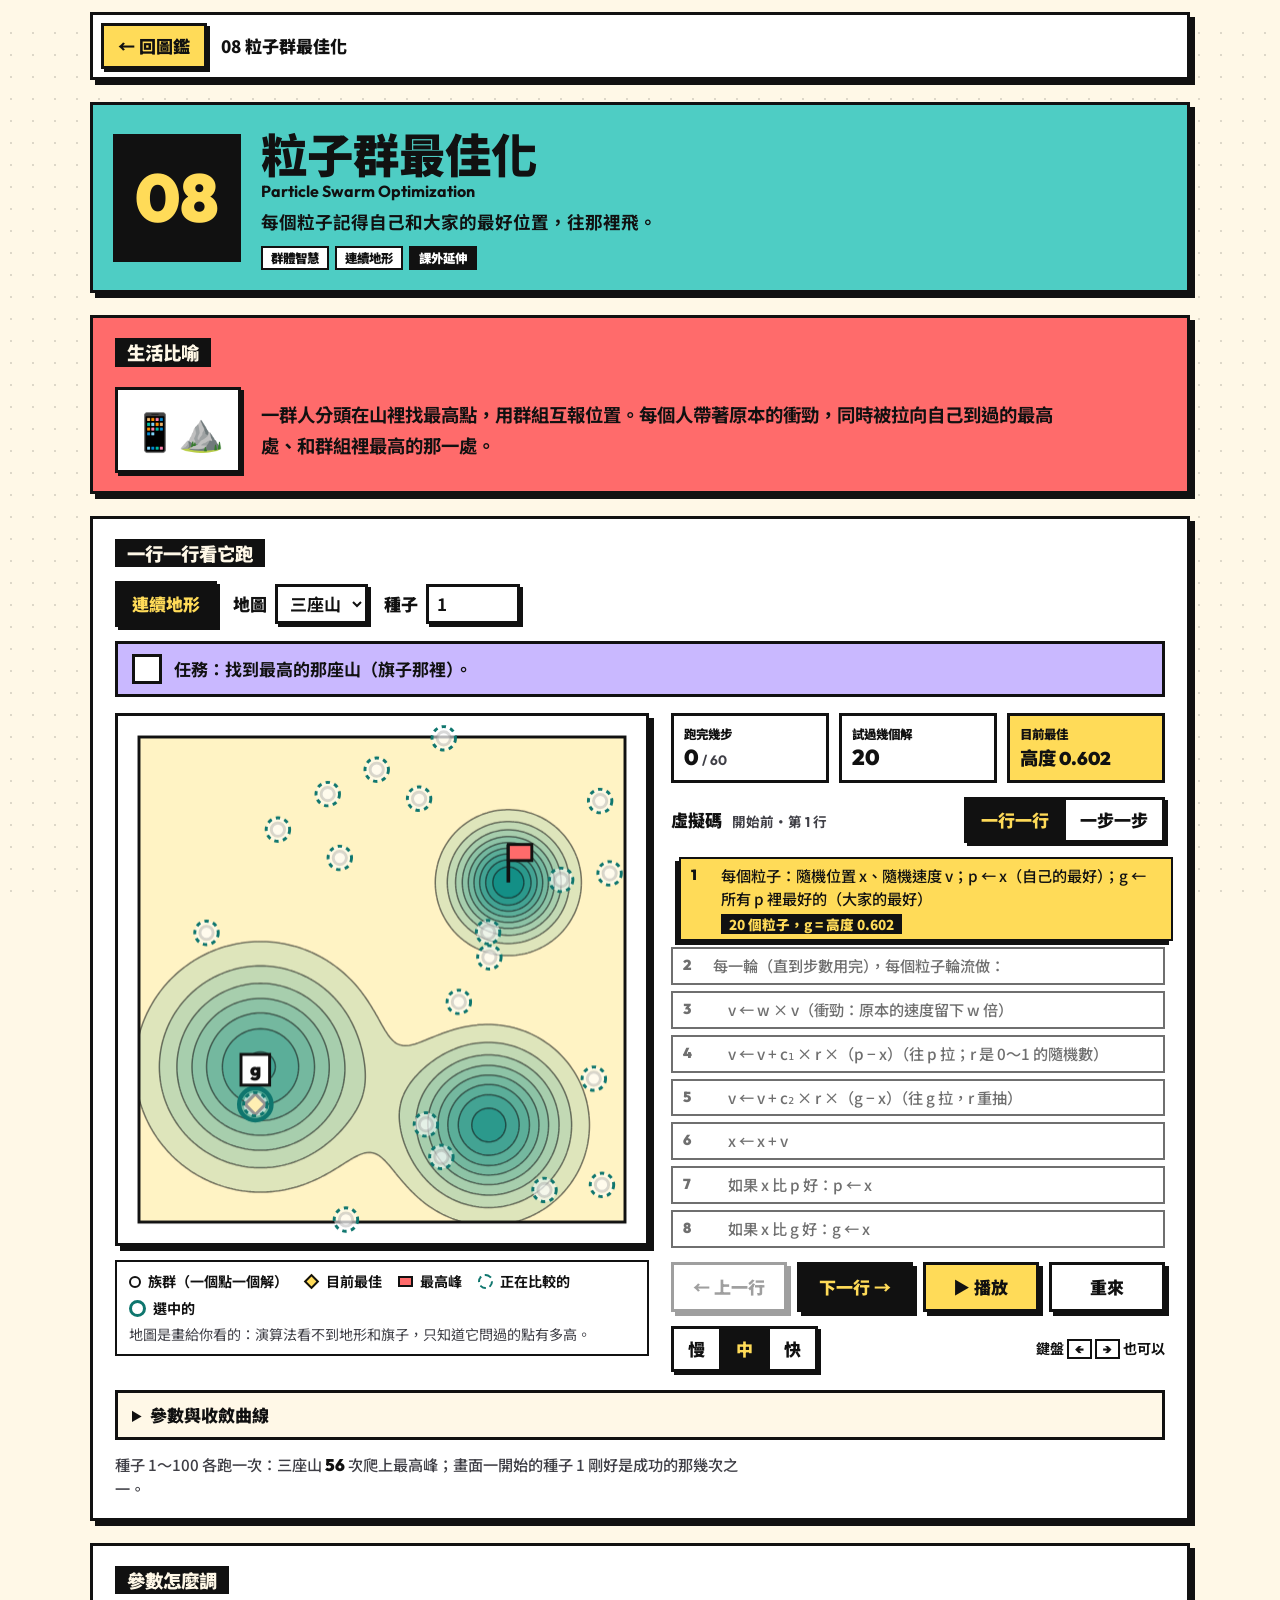
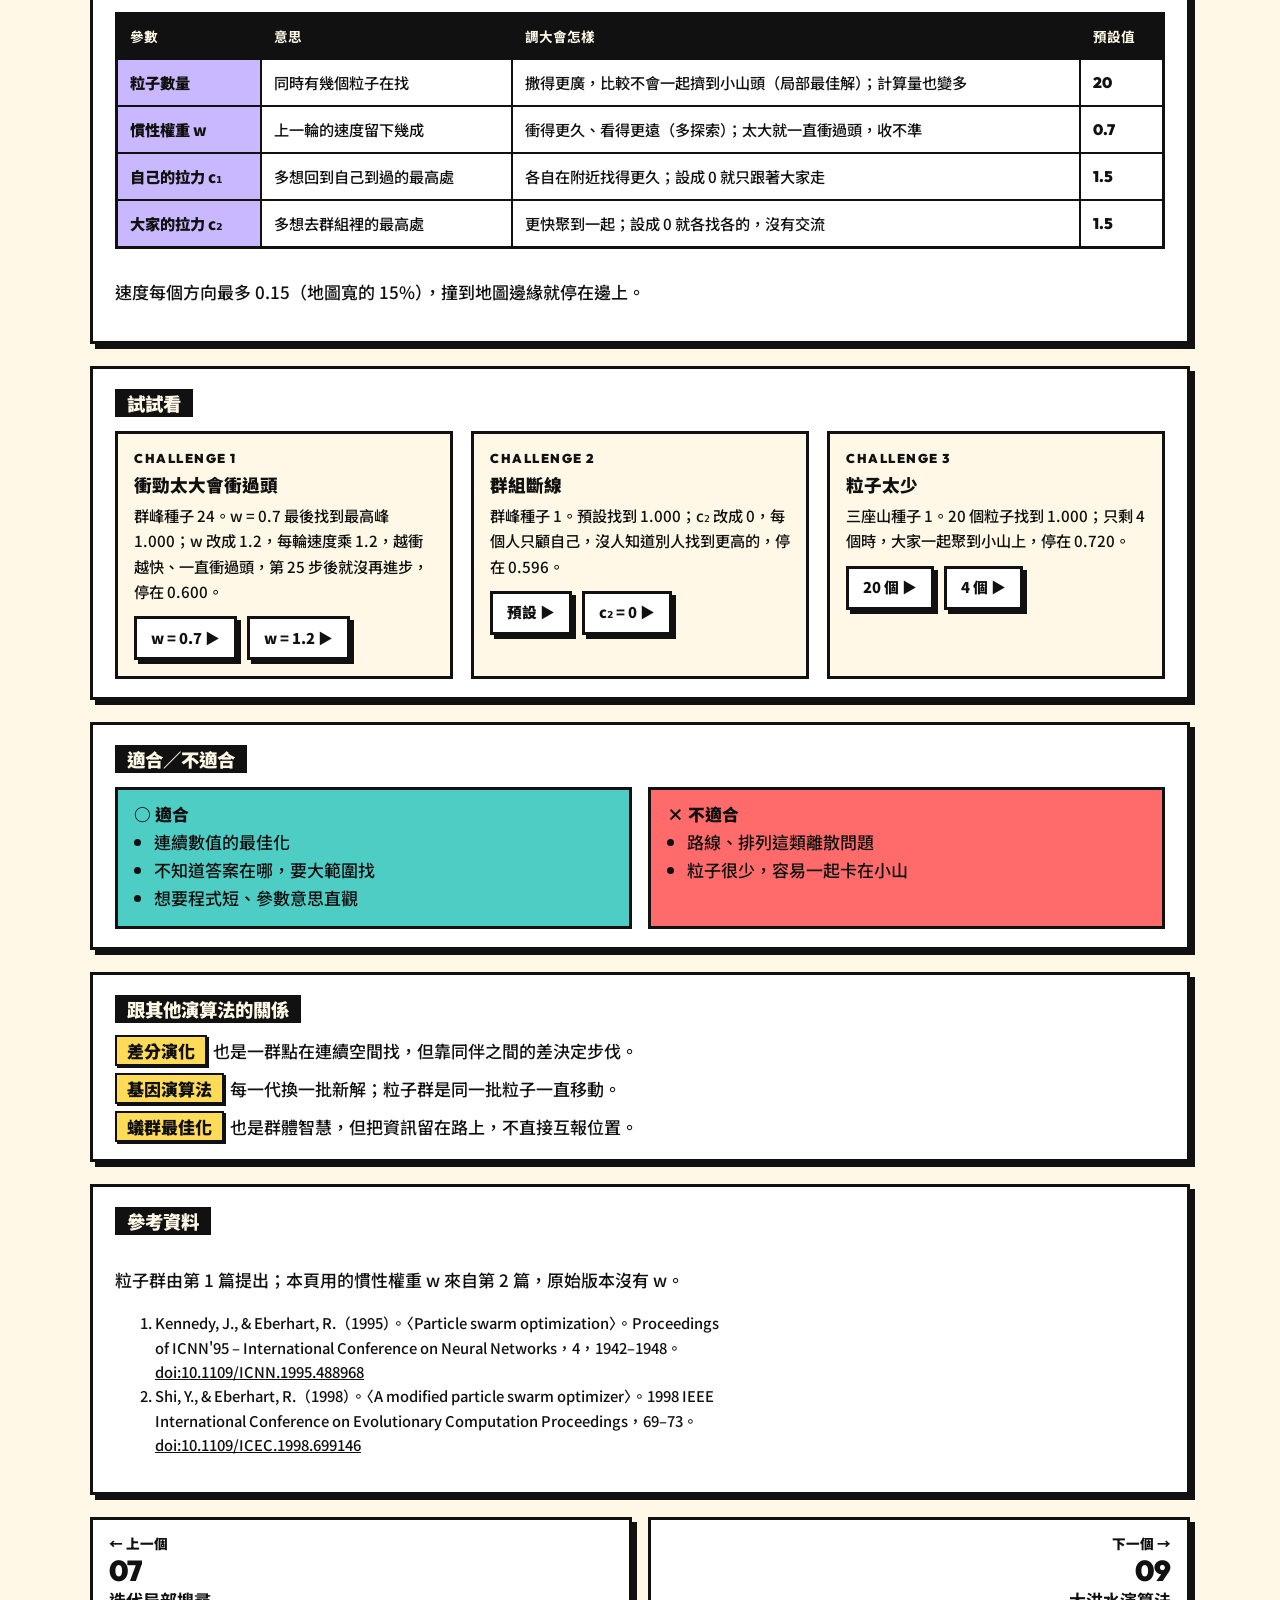
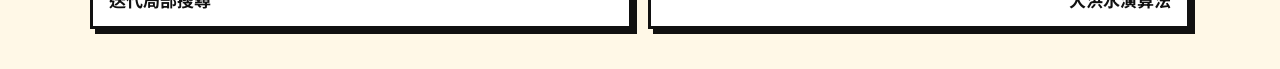
<file: algorithms/particle-swarm-optimization.html>
<!doctype html>
<html lang="zh-Hant">
<head>
<meta charset="utf-8">
<meta name="viewport" content="width=device-width, initial-scale=1">
<title>啟發式演算法圖鑑</title>
<link rel="preconnect" href="https://fonts.googleapis.com">
<link rel="preconnect" href="https://fonts.gstatic.com" crossorigin>
<link href="https://fonts.googleapis.com/css2?family=Noto+Sans+TC:wght@400;500;700;900&family=Outfit:wght@700;900&display=swap" rel="stylesheet">
<link rel="stylesheet" href="../css/site.css">
<link rel="expect" href="#top-bar" blocking="render">
</head>
<body data-slug="particle-swarm-optimization">
<div class="wrap">
  <header id="page-header"></header>

  <main>
    <section id="analogy">
      <h2>生活比喻</h2>
      <div class="emoji" aria-hidden="true">📱⛰️</div>
      <p>一群人分頭在山裡找最高點，用群組互報位置。每個人帶著原本的衝勁，同時被拉向自己到過的最高處、和群組裡最高的那一處。</p>
    </section>

    <section id="demo">
      <h2>一行一行看它跑</h2>
      <div class="demo" data-algorithm="particle-swarm-optimization"></div>
      <p class="demo-scorecard">種子 1～100 各跑一次：三座山 <b>56</b> 次爬上最高峰；畫面一開始的種子 1 剛好是成功的那幾次之一。</p>
    </section>

    <section id="params">
      <h2>參數怎麼調</h2>
      <div class="table-scroll">
        <table>
          <thead><tr><th>參數</th><th>意思</th><th>調大會怎樣</th><th>預設值</th></tr></thead>
          <tbody>
            <tr data-key="n"><td>粒子數量</td><td>同時有幾個粒子在找</td><td>撒得更廣，比較不會一起擠到小山頭（局部最佳解）；計算量也變多</td><td>20</td></tr>
            <tr data-key="w"><td>慣性權重 w</td><td>上一輪的速度留下幾成</td><td>衝得更久、看得更遠（多探索）；太大就一直衝過頭，收不準</td><td>0.7</td></tr>
            <tr data-key="c1"><td>自己的拉力 c₁</td><td>多想回到自己到過的最高處</td><td>各自在附近找得更久；設成 0 就只跟著大家走</td><td>1.5</td></tr>
            <tr data-key="c2"><td>大家的拉力 c₂</td><td>多想去群組裡的最高處</td><td>更快聚到一起；設成 0 就各找各的，沒有交流</td><td>1.5</td></tr>
          </tbody>
        </table>
      </div>
      <p>速度每個方向最多 0.15（地圖寬的 15%），撞到地圖邊緣就停在邊上。</p>
    </section>

    <section id="try">
      <h2>試試看</h2>
      <ol class="try-list">
        <li>
          <h3>衝勁太大會衝過頭</h3>
          <p>群峰種子 24。w = 0.7 最後找到最高峰 1.000；w 改成 1.2，每輪速度乘 1.2，越衝越快、一直衝過頭，第 25 步後就沒再進步，停在 0.600。</p>
          <button type="button" class="try-set" data-set="problem=terrain&amp;map=many-peaks&amp;seed=24">w = 0.7 ▶</button>
          <button type="button" class="try-set" data-set="problem=terrain&amp;map=many-peaks&amp;seed=24&amp;w=1.2">w = 1.2 ▶</button>
        </li>
        <li>
          <h3>群組斷線</h3>
          <p>群峰種子 1。預設找到 1.000；c₂ 改成 0，每個人只顧自己，沒人知道別人找到更高的，停在 0.596。</p>
          <button type="button" class="try-set" data-set="problem=terrain&amp;map=many-peaks&amp;seed=1">預設 ▶</button>
          <button type="button" class="try-set" data-set="problem=terrain&amp;map=many-peaks&amp;seed=1&amp;c2=0">c₂ = 0 ▶</button>
        </li>
        <li>
          <h3>粒子太少</h3>
          <p>三座山種子 1。20 個粒子找到 1.000；只剩 4 個時，大家一起聚到小山上，停在 0.720。</p>
          <button type="button" class="try-set" data-set="problem=terrain&amp;map=three-peaks&amp;seed=1">20 個 ▶</button>
          <button type="button" class="try-set" data-set="problem=terrain&amp;map=three-peaks&amp;seed=1&amp;n=4">4 個 ▶</button>
        </li>
      </ol>
    </section>

    <section id="fit">
      <h2>適合／不適合</h2>
      <div class="fit-grid">
        <div class="yes"><h3>適合</h3><ul>
          <li>連續數值的最佳化</li>
          <li>不知道答案在哪，要大範圍找</li>
          <li>想要程式短、參數意思直觀</li>
        </ul></div>
        <div class="no-fit"><h3>不適合</h3><ul>
          <li>路線、排列這類離散問題</li>
          <li>粒子很少，容易一起卡在小山</li>
        </ul></div>
      </div>
    </section>

    <section id="related">
      <h2>跟其他演算法的關係</h2>
      <ul>
        <li><a href="differential-evolution.html">差分演化</a>也是一群點在連續空間找，但靠同伴之間的差決定步伐。</li>
        <li><a href="genetic-algorithm.html">基因演算法</a>每一代換一批新解；粒子群是同一批粒子一直移動。</li>
        <li><a href="ant-colony-optimization.html">蟻群最佳化</a>也是群體智慧，但把資訊留在路上，不直接互報位置。</li>
      </ul>
    </section>

    <section id="refs">
      <h2>參考資料</h2>
      <p>粒子群由第 1 篇提出；本頁用的慣性權重 w 來自第 2 篇，原始版本沒有 w。</p>
      <ol>
        <li>Kennedy, J., &amp; Eberhart, R.（1995）。〈Particle swarm optimization〉。Proceedings of ICNN'95 – International Conference on Neural Networks，4，1942–1948。<a href="https://doi.org/10.1109/ICNN.1995.488968">doi:10.1109/ICNN.1995.488968</a></li>
        <li>Shi, Y., &amp; Eberhart, R.（1998）。〈A modified particle swarm optimizer〉。1998 IEEE International Conference on Evolutionary Computation Proceedings，69–73。<a href="https://doi.org/10.1109/ICEC.1998.699146">doi:10.1109/ICEC.1998.699146</a></li>
      </ol>
    </section>
  </main>

  <nav id="page-nav" aria-label="上一個／下一個演算法"></nav>
</div>
<script src="../js/core.js"></script>
<script src="../js/backdrop.js"></script>
<script src="../js/registry.js"></script>
<script src="../js/problems/terrain.js"></script>
<script src="../js/problems/tsp.js"></script>
<script src="../js/render.js"></script>
<script src="../js/demo.js"></script>
<script src="../js/page.js"></script>
<script src="../js/algorithms/particle-swarm-optimization.js"></script>
</body>
</html>
</file>
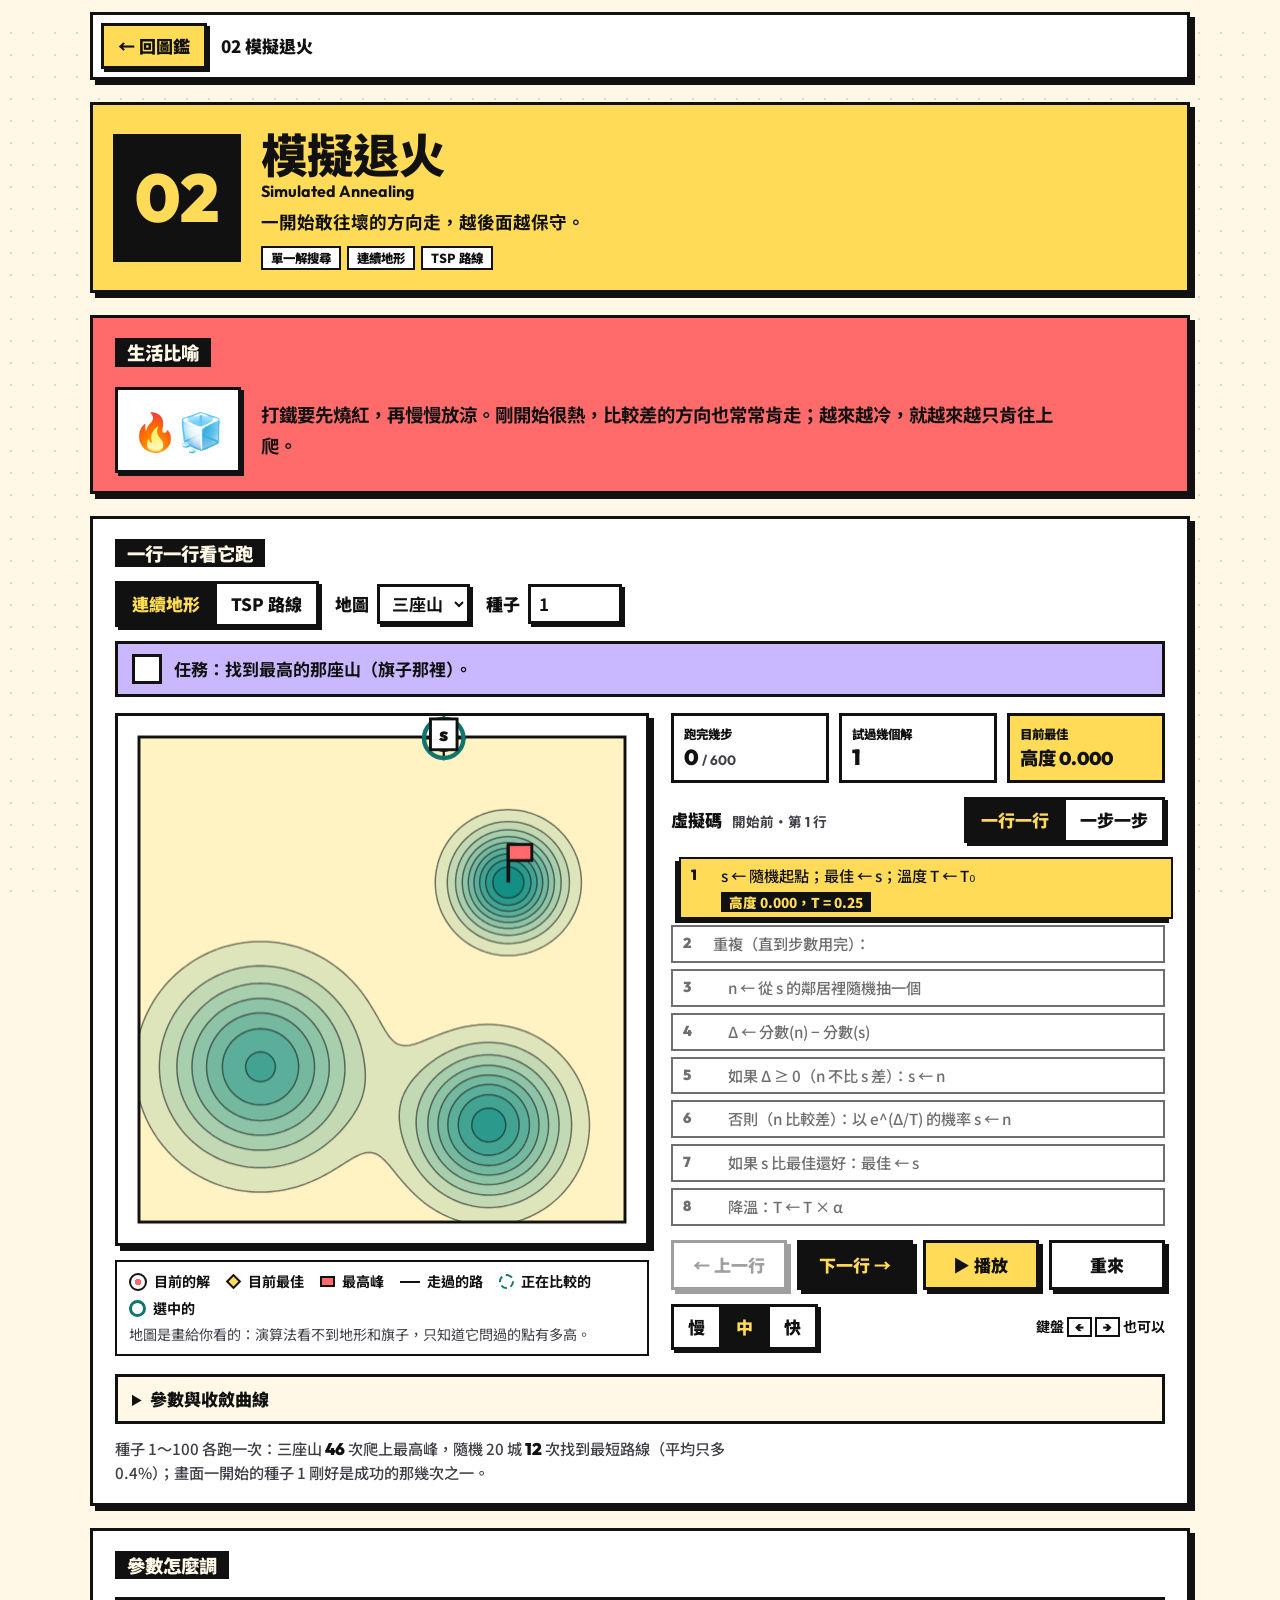
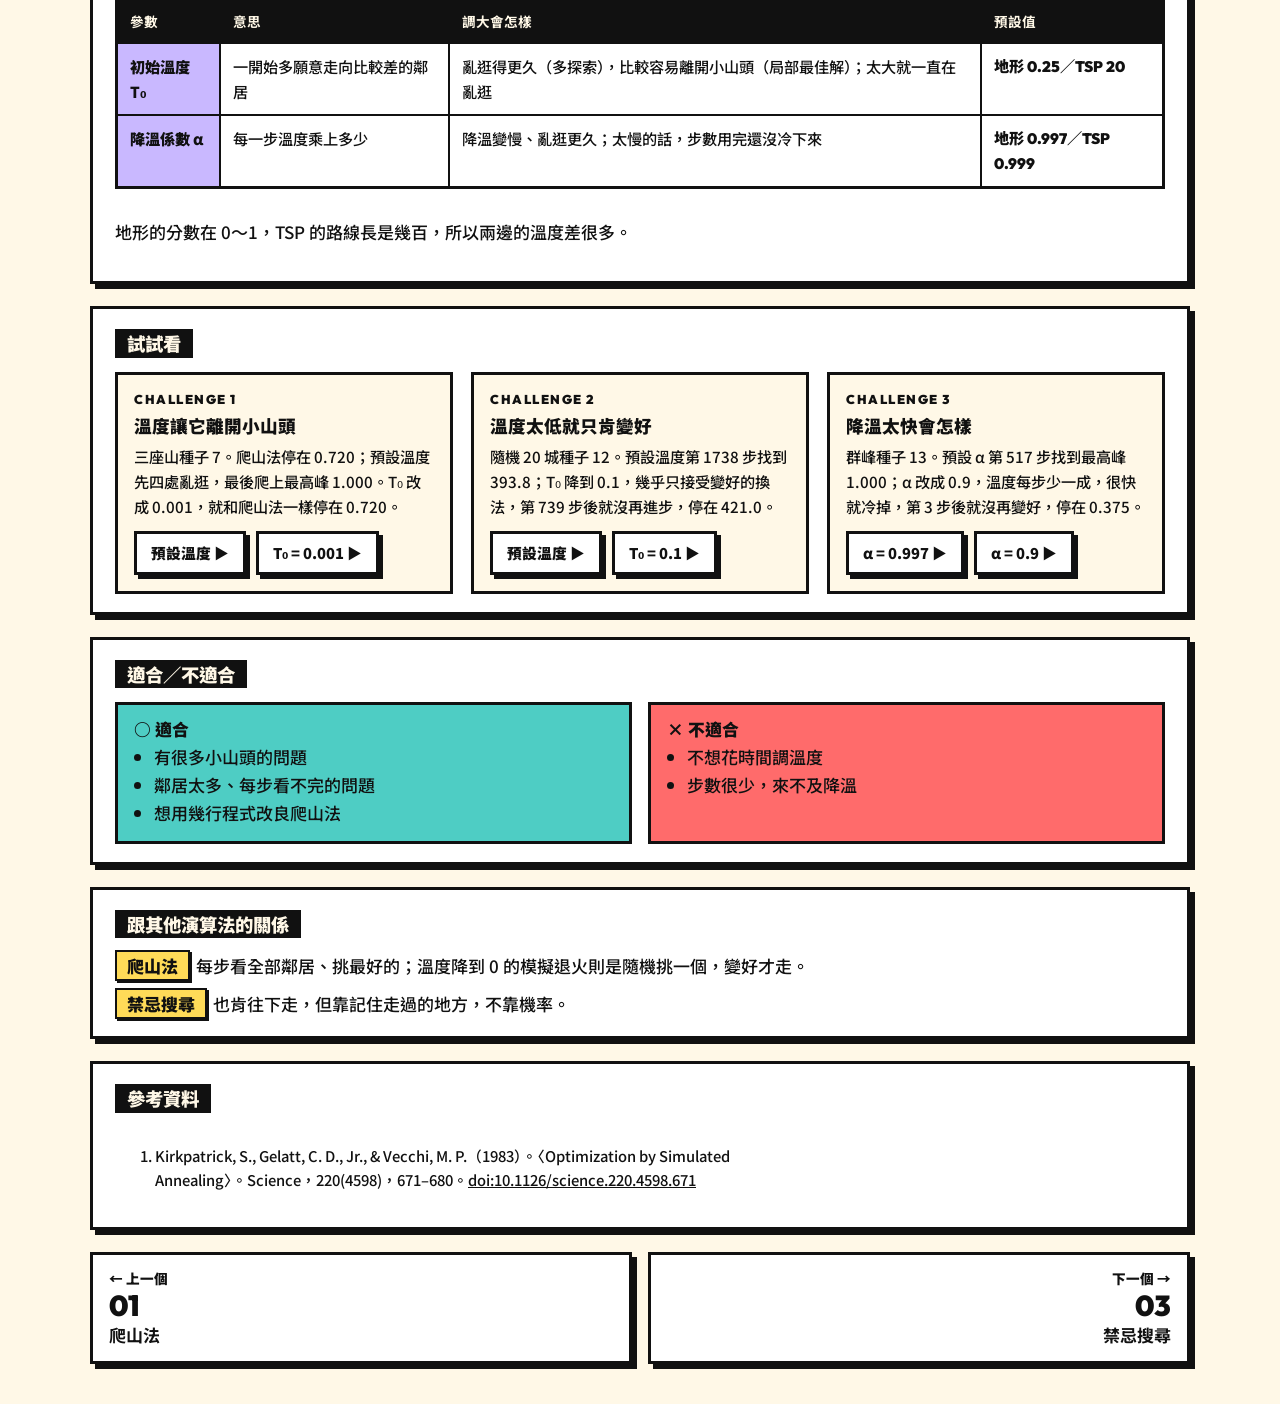
<file: algorithms/simulated-annealing.html>
<!doctype html>
<html lang="zh-Hant">
<head>
<meta charset="utf-8">
<meta name="viewport" content="width=device-width, initial-scale=1">
<title>啟發式演算法圖鑑</title>
<link rel="preconnect" href="https://fonts.googleapis.com">
<link rel="preconnect" href="https://fonts.gstatic.com" crossorigin>
<link href="https://fonts.googleapis.com/css2?family=Noto+Sans+TC:wght@400;500;700;900&family=Outfit:wght@700;900&display=swap" rel="stylesheet">
<link rel="stylesheet" href="../css/site.css">
<link rel="expect" href="#top-bar" blocking="render">
</head>
<body data-slug="simulated-annealing">
<div class="wrap">
  <header id="page-header"></header>

  <main>
    <section id="analogy">
      <h2>生活比喻</h2>
      <div class="emoji" aria-hidden="true">🔥🧊</div>
      <p>打鐵要先燒紅，再慢慢放涼。剛開始很熱，比較差的方向也常常肯走；越來越冷，就越來越只肯往上爬。</p>
    </section>

    <section id="demo">
      <h2>一行一行看它跑</h2>
      <div class="demo" data-algorithm="simulated-annealing"></div>
      <p class="demo-scorecard">種子 1～100 各跑一次：三座山 <b>46</b> 次爬上最高峰，隨機 20 城 <b>12</b> 次找到最短路線（平均只多 0.4%）；畫面一開始的種子 1 剛好是成功的那幾次之一。</p>
    </section>

    <section id="params">
      <h2>參數怎麼調</h2>
      <div class="table-scroll">
        <table>
          <thead><tr><th>參數</th><th>意思</th><th>調大會怎樣</th><th>預設值</th></tr></thead>
          <tbody>
            <tr data-key="t0"><td>初始溫度 T₀</td><td>一開始多願意走向比較差的鄰居</td><td>亂逛得更久（多探索），比較容易離開小山頭（局部最佳解）；太大就一直在亂逛</td><td>地形 0.25／TSP 20</td></tr>
            <tr data-key="alpha"><td>降溫係數 α</td><td>每一步溫度乘上多少</td><td>降溫變慢、亂逛更久；太慢的話，步數用完還沒冷下來</td><td>地形 0.997／TSP 0.999</td></tr>
          </tbody>
        </table>
      </div>
      <p>地形的分數在 0～1，TSP 的路線長是幾百，所以兩邊的溫度差很多。</p>
    </section>

    <section id="try">
      <h2>試試看</h2>
      <ol class="try-list">
        <li>
          <h3>溫度讓它離開小山頭</h3>
          <p>三座山種子 7。爬山法停在 0.720；預設溫度先四處亂逛，最後爬上最高峰 1.000。T₀ 改成 0.001，就和爬山法一樣停在 0.720。</p>
          <button type="button" class="try-set" data-set="problem=terrain&amp;map=three-peaks&amp;seed=7">預設溫度 ▶</button>
          <button type="button" class="try-set" data-set="problem=terrain&amp;map=three-peaks&amp;seed=7&amp;t0=0.001">T₀ = 0.001 ▶</button>
        </li>
        <li>
          <h3>溫度太低就只肯變好</h3>
          <p>隨機 20 城種子 12。預設溫度第 1738 步找到 393.8；T₀ 降到 0.1，幾乎只接受變好的換法，第 739 步後就沒再進步，停在 421.0。</p>
          <button type="button" class="try-set" data-set="problem=tsp&amp;map=random-20&amp;seed=12">預設溫度 ▶</button>
          <button type="button" class="try-set" data-set="problem=tsp&amp;map=random-20&amp;seed=12&amp;t0=0.1">T₀ = 0.1 ▶</button>
        </li>
        <li>
          <h3>降溫太快會怎樣</h3>
          <p>群峰種子 13。預設 α 第 517 步找到最高峰 1.000；α 改成 0.9，溫度每步少一成，很快就冷掉，第 3 步後就沒再變好，停在 0.375。</p>
          <button type="button" class="try-set" data-set="problem=terrain&amp;map=many-peaks&amp;seed=13">α = 0.997 ▶</button>
          <button type="button" class="try-set" data-set="problem=terrain&amp;map=many-peaks&amp;seed=13&amp;alpha=0.9">α = 0.9 ▶</button>
        </li>
      </ol>
    </section>

    <section id="fit">
      <h2>適合／不適合</h2>
      <div class="fit-grid">
        <div class="yes"><h3>適合</h3><ul>
          <li>有很多小山頭的問題</li>
          <li>鄰居太多、每步看不完的問題</li>
          <li>想用幾行程式改良爬山法</li>
        </ul></div>
        <div class="no-fit"><h3>不適合</h3><ul>
          <li>不想花時間調溫度</li>
          <li>步數很少，來不及降溫</li>
        </ul></div>
      </div>
    </section>

    <section id="related">
      <h2>跟其他演算法的關係</h2>
      <ul>
        <li><a href="hill-climbing.html">爬山法</a>每步看全部鄰居、挑最好的；溫度降到 0 的模擬退火則是隨機挑一個，變好才走。</li>
        <li><a href="tabu-search.html">禁忌搜尋</a>也肯往下走，但靠記住走過的地方，不靠機率。</li>
      </ul>
    </section>

    <section id="refs">
      <h2>參考資料</h2>
      <ol>
        <li>Kirkpatrick, S., Gelatt, C. D., Jr., &amp; Vecchi, M. P.（1983）。〈Optimization by Simulated Annealing〉。Science，220(4598)，671–680。<a href="https://doi.org/10.1126/science.220.4598.671">doi:10.1126/science.220.4598.671</a></li>
      </ol>
    </section>
  </main>

  <nav id="page-nav" aria-label="上一個／下一個演算法"></nav>
</div>
<script src="../js/core.js"></script>
<script src="../js/backdrop.js"></script>
<script src="../js/registry.js"></script>
<script src="../js/problems/terrain.js"></script>
<script src="../js/problems/tsp.js"></script>
<script src="../js/render.js"></script>
<script src="../js/demo.js"></script>
<script src="../js/page.js"></script>
<script src="../js/algorithms/simulated-annealing.js"></script>
</body>
</html>
</file>
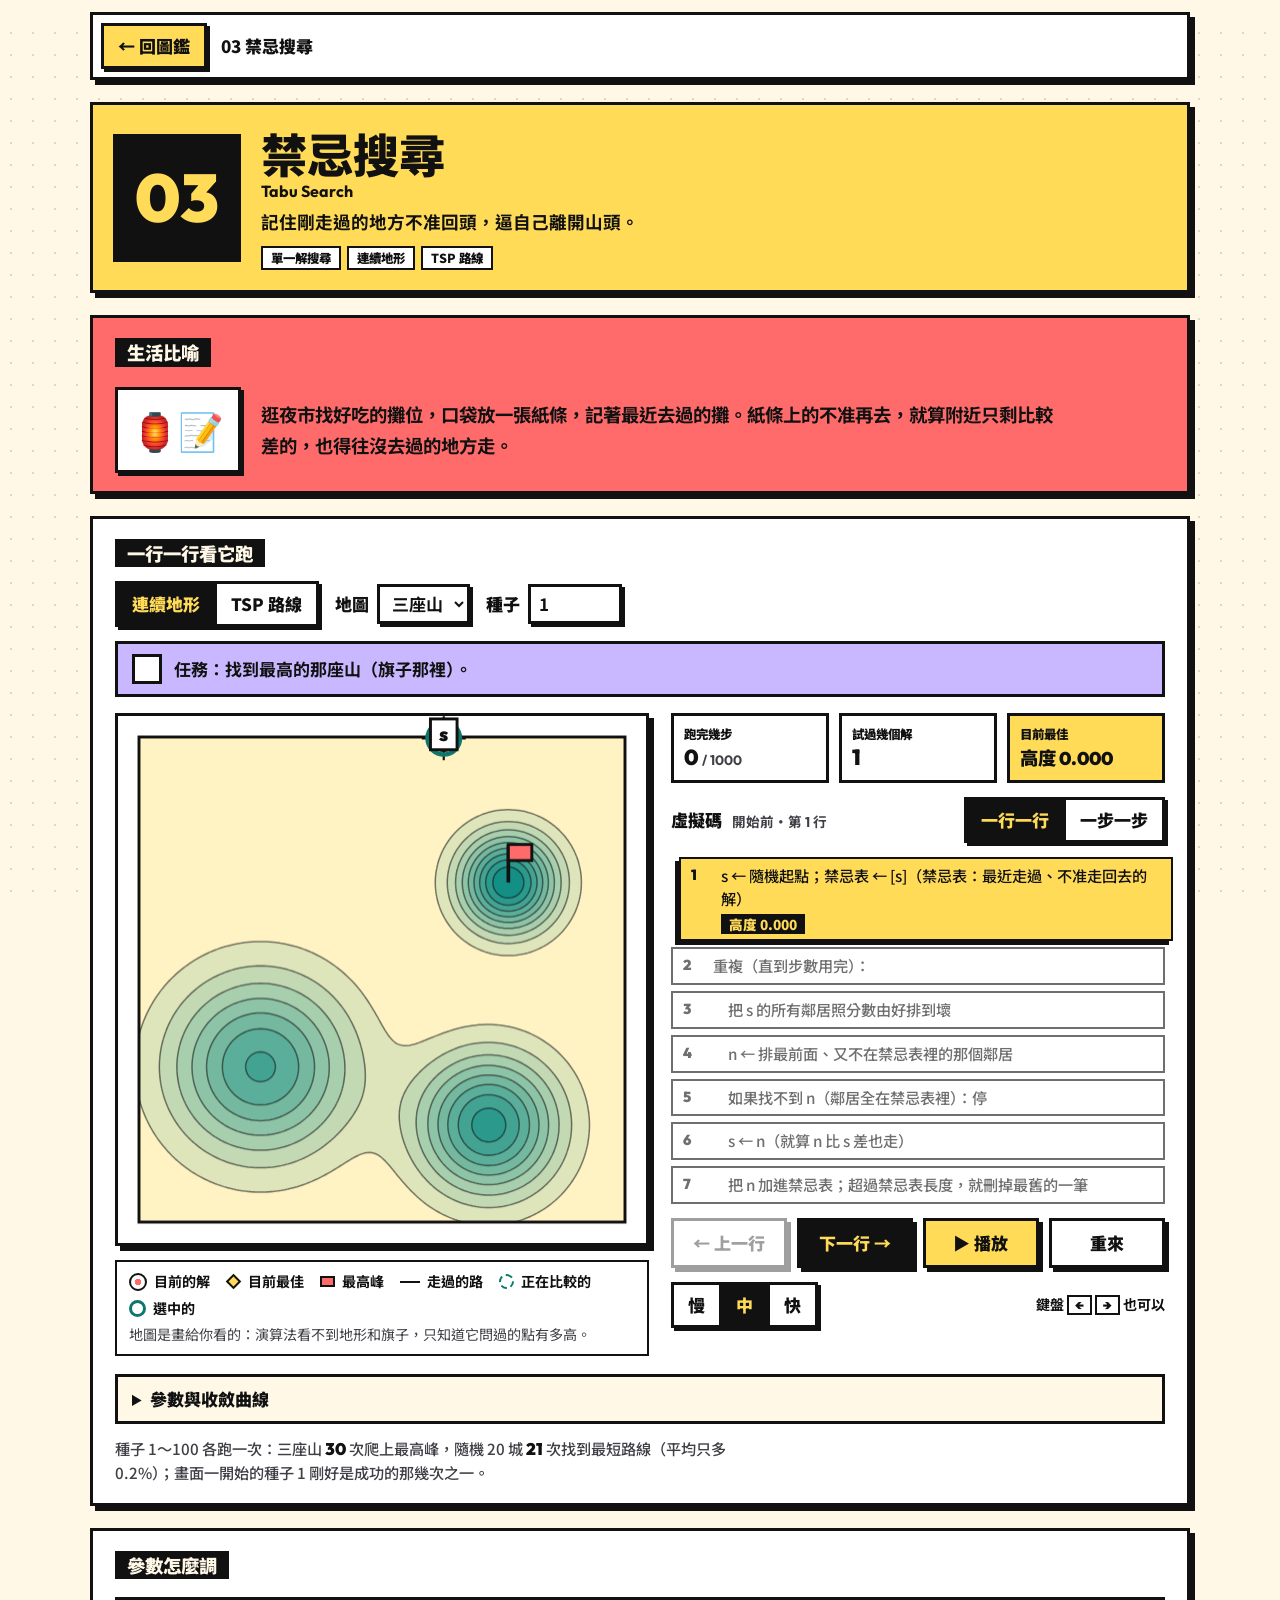
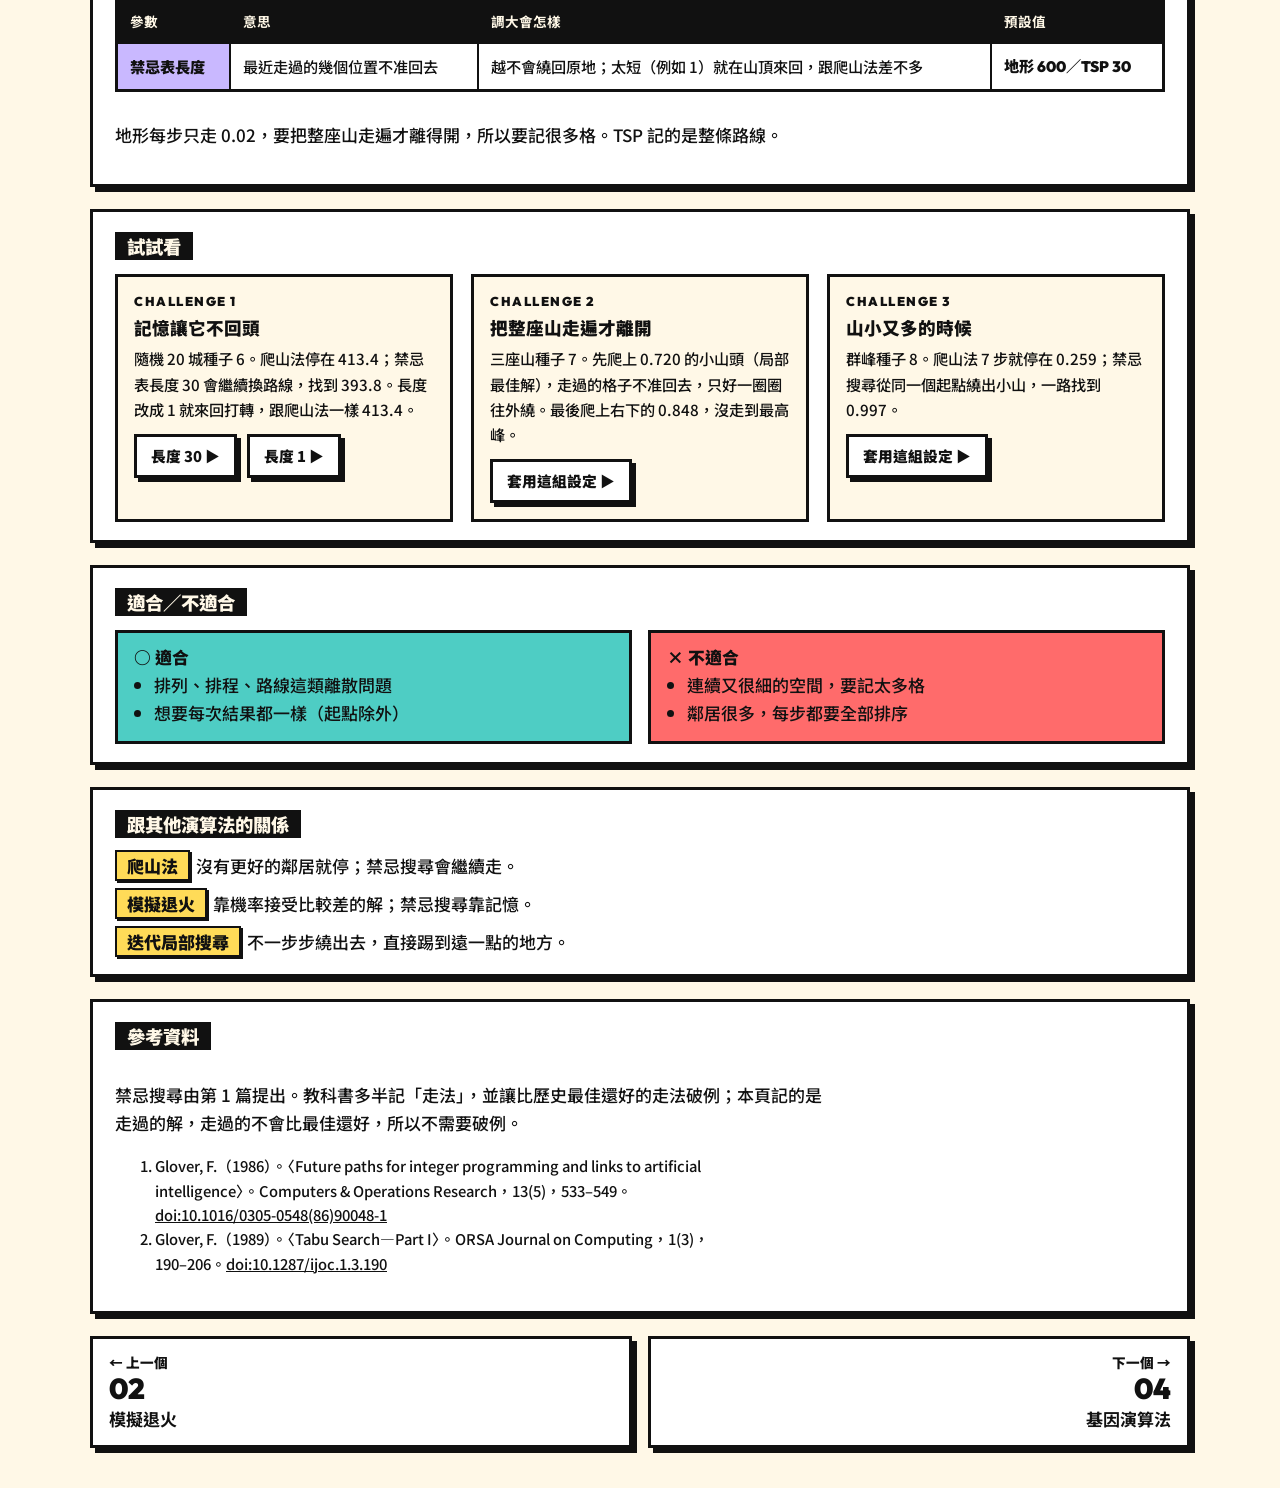
<file: algorithms/tabu-search.html>
<!doctype html>
<html lang="zh-Hant">
<head>
<meta charset="utf-8">
<meta name="viewport" content="width=device-width, initial-scale=1">
<title>啟發式演算法圖鑑</title>
<link rel="preconnect" href="https://fonts.googleapis.com">
<link rel="preconnect" href="https://fonts.gstatic.com" crossorigin>
<link href="https://fonts.googleapis.com/css2?family=Noto+Sans+TC:wght@400;500;700;900&family=Outfit:wght@700;900&display=swap" rel="stylesheet">
<link rel="stylesheet" href="../css/site.css">
<link rel="expect" href="#top-bar" blocking="render">
</head>
<body data-slug="tabu-search">
<div class="wrap">
  <header id="page-header"></header>

  <main>
    <section id="analogy">
      <h2>生活比喻</h2>
      <div class="emoji" aria-hidden="true">🏮📝</div>
      <p>逛夜市找好吃的攤位，口袋放一張紙條，記著最近去過的攤。紙條上的不准再去，就算附近只剩比較差的，也得往沒去過的地方走。</p>
    </section>

    <section id="demo">
      <h2>一行一行看它跑</h2>
      <div class="demo" data-algorithm="tabu-search"></div>
      <p class="demo-scorecard">種子 1～100 各跑一次：三座山 <b>30</b> 次爬上最高峰，隨機 20 城 <b>21</b> 次找到最短路線（平均只多 0.2%）；畫面一開始的種子 1 剛好是成功的那幾次之一。</p>
    </section>

    <section id="params">
      <h2>參數怎麼調</h2>
      <div class="table-scroll">
        <table>
          <thead><tr><th>參數</th><th>意思</th><th>調大會怎樣</th><th>預設值</th></tr></thead>
          <tbody>
            <tr data-key="tenure"><td>禁忌表長度</td><td>最近走過的幾個位置不准回去</td><td>越不會繞回原地；太短（例如 1）就在山頂來回，跟爬山法差不多</td><td>地形 600／TSP 30</td></tr>
          </tbody>
        </table>
      </div>
      <p>地形每步只走 0.02，要把整座山走遍才離得開，所以要記很多格。TSP 記的是整條路線。</p>
    </section>

    <section id="try">
      <h2>試試看</h2>
      <ol class="try-list">
        <li>
          <h3>記憶讓它不回頭</h3>
          <p>隨機 20 城種子 6。爬山法停在 413.4；禁忌表長度 30 會繼續換路線，找到 393.8。長度改成 1 就來回打轉，跟爬山法一樣 413.4。</p>
          <button type="button" class="try-set" data-set="problem=tsp&amp;map=random-20&amp;seed=6">長度 30 ▶</button>
          <button type="button" class="try-set" data-set="problem=tsp&amp;map=random-20&amp;seed=6&amp;tenure=1">長度 1 ▶</button>
        </li>
        <li>
          <h3>把整座山走遍才離開</h3>
          <p>三座山種子 7。先爬上 0.720 的小山頭（局部最佳解），走過的格子不准回去，只好一圈圈往外繞。最後爬上右下的 0.848，沒走到最高峰。</p>
          <button type="button" class="try-set" data-set="problem=terrain&amp;map=three-peaks&amp;seed=7">套用這組設定 ▶</button>
        </li>
        <li>
          <h3>山小又多的時候</h3>
          <p>群峰種子 8。爬山法 7 步就停在 0.259；禁忌搜尋從同一個起點繞出小山，一路找到 0.997。</p>
          <button type="button" class="try-set" data-set="problem=terrain&amp;map=many-peaks&amp;seed=8">套用這組設定 ▶</button>
        </li>
      </ol>
    </section>

    <section id="fit">
      <h2>適合／不適合</h2>
      <div class="fit-grid">
        <div class="yes"><h3>適合</h3><ul>
          <li>排列、排程、路線這類離散問題</li>
          <li>想要每次結果都一樣（起點除外）</li>
        </ul></div>
        <div class="no-fit"><h3>不適合</h3><ul>
          <li>連續又很細的空間，要記太多格</li>
          <li>鄰居很多，每步都要全部排序</li>
        </ul></div>
      </div>
    </section>

    <section id="related">
      <h2>跟其他演算法的關係</h2>
      <ul>
        <li><a href="hill-climbing.html">爬山法</a>沒有更好的鄰居就停；禁忌搜尋會繼續走。</li>
        <li><a href="simulated-annealing.html">模擬退火</a>靠機率接受比較差的解；禁忌搜尋靠記憶。</li>
        <li><a href="iterated-local-search.html">迭代局部搜尋</a>不一步步繞出去，直接踢到遠一點的地方。</li>
      </ul>
    </section>

    <section id="refs">
      <h2>參考資料</h2>
      <p>禁忌搜尋由第 1 篇提出。教科書多半記「走法」，並讓比歷史最佳還好的走法破例；本頁記的是走過的解，走過的不會比最佳還好，所以不需要破例。</p>
      <ol>
        <li>Glover, F.（1986）。〈Future paths for integer programming and links to artificial intelligence〉。Computers &amp; Operations Research，13(5)，533–549。<a href="https://doi.org/10.1016/0305-0548(86)90048-1">doi:10.1016/0305-0548(86)90048-1</a></li>
        <li>Glover, F.（1989）。〈Tabu Search—Part I〉。ORSA Journal on Computing，1(3)，190–206。<a href="https://doi.org/10.1287/ijoc.1.3.190">doi:10.1287/ijoc.1.3.190</a></li>
      </ol>
    </section>
  </main>

  <nav id="page-nav" aria-label="上一個／下一個演算法"></nav>
</div>
<script src="../js/core.js"></script>
<script src="../js/backdrop.js"></script>
<script src="../js/registry.js"></script>
<script src="../js/problems/terrain.js"></script>
<script src="../js/problems/tsp.js"></script>
<script src="../js/render.js"></script>
<script src="../js/demo.js"></script>
<script src="../js/page.js"></script>
<script src="../js/algorithms/tabu-search.js"></script>
</body>
</html>
</file>
<file: css/site.css>
/* site.css — block field-guide style (AGENTS.md section 7): cream page, flat color blocks, 3px ink
   borders and hard shadows. Colors live only in the custom properties below; js/render.js reads the same
   variables for the maps. */
:root {
  --bg: #FFF8E7;        /* page */
  --surface: #FFFFFF;   /* panels, card screens, the TSP map */
  --soft: #F5ECD4;      /* quiet fills: try boxes, the "more" panel, inline code */
  --ink: #111111;       /* text, every border and hard shadow, the current solution on the map */
  --muted: #3F3F46;     /* secondary text */
  --yellow: #FFDB58;    /* the best solution, the running pseudocode line, the single-solution family */
  --coral: #FF6B6B;     /* the highest peak (flag), "stuck", the evolution family */
  --teal: #4ECDC4;      /* the swarm family, "fits", TSP cities, a finished mission */
  --lilac: #C9B8FF;     /* the mission bar, the first table column, pheromone */
  --trace: #0F766E;     /* what the current line compares or picks (dark teal, readable as text) */
  --map-lo: #FFF3C4;    /* terrain: low */
  --map-hi: #138F86;    /* terrain: high */
  --line: 3px solid var(--ink);
  --shadow: 5px 5px 0 var(--ink);
  --shadow-s: 3px 3px 0 var(--ink);
  --shadow-hi: 8px 8px 0 var(--ink);
  --snap: cubic-bezier(.3, 1.4, .6, 1);
  --sans: "Noto Sans TC", system-ui, "Microsoft JhengHei", "PingFang TC", sans-serif;
  --num: Outfit, "Noto Sans TC", system-ui, sans-serif;
  --mono: ui-monospace, "Cascadia Mono", Consolas, "Noto Sans TC", monospace;
}

* { box-sizing: border-box; }
html { -webkit-text-size-adjust: 100%; background: var(--bg); }
body {
  margin: 0; color: var(--ink); font: 500 17px/1.65 var(--sans); min-height: 100vh;
  background: radial-gradient(color-mix(in srgb, var(--ink) 14%, transparent) 1px, transparent 1.5px) 0 0 / 22px 22px fixed, var(--bg);
}
a { color: inherit; }
code { font-family: var(--mono); background: var(--soft); border: 1.5px solid var(--ink); padding: 0 5px; font-size: .9em; }
[hidden] { display: none !important; }
.wrap { max-width: 1140px; margin: 0 auto; padding: 0 20px; }
.muted { color: var(--muted); }
.small { font-size: .85rem; }
button { font: inherit; color: inherit; }
h1, h2, h3 { line-height: 1.2; }
:focus-visible { outline: 3px solid var(--ink); outline-offset: 3px; box-shadow: 0 0 0 6px var(--yellow); }

/* ---------- tags, buttons, segmented controls ---------- */
.tags { display: flex; gap: 6px; flex-wrap: wrap; }
.tag { font-size: .78rem; font-weight: 900; line-height: 1.5; padding: 1px 8px; background: var(--surface); color: var(--ink); border: 2px solid var(--ink); }
.tag.outline { background: var(--ink); color: var(--surface); }   /* 課外延伸 */
.btn { display: inline-flex; align-items: center; justify-content: center; gap: 6px; min-height: 48px; padding: 8px 18px; border: var(--line); background: var(--surface); color: var(--ink);
  font-weight: 900; text-decoration: none; white-space: nowrap; cursor: pointer; box-shadow: 4px 4px 0 var(--ink); transition: transform .12s, box-shadow .12s, background .12s; }
.btn:hover { transform: translate(-2px, -2px); box-shadow: 6px 6px 0 var(--ink); }
.btn:active { transform: translate(4px, 4px); box-shadow: 0 0 0 var(--ink); }
.btn.primary { background: var(--ink); color: var(--yellow); }
.chip { display: inline-flex; align-items: center; min-height: 44px; padding: 6px 14px; background: var(--yellow); color: var(--ink); border: var(--line); font-weight: 900; text-decoration: none;
  white-space: nowrap; box-shadow: var(--shadow-s); transition: transform .12s, box-shadow .12s; }
.chip:hover { transform: translate(-2px, -2px); box-shadow: 5px 5px 0 var(--ink); }
.chip:active { transform: translate(3px, 3px); box-shadow: 0 0 0 var(--ink); }
.seg { display: inline-flex; max-width: 100%; background: var(--surface); border: var(--line); box-shadow: var(--shadow-s); }
.seg button { min-height: 40px; padding: 4px 14px; border: 0; background: none; font-weight: 900; cursor: pointer; transition: background .12s; }
.seg button + button { border-left: var(--line); }
.seg button:hover { background: var(--soft); }
.seg button[aria-pressed="true"] { background: var(--ink); color: var(--yellow); }
/* the dark heading tag used by every block */
main section > h2, .how > h2, .group > h2 { display: inline-block; margin: 0 0 14px; padding: 3px 12px; font-size: 1.15rem; font-weight: 900; background: var(--ink); color: var(--bg); }

/* ---------- homepage: bento ---------- */
.bento { display: grid; grid-template-columns: repeat(12, minmax(0, 1fr)); gap: 18px; padding-top: 28px; }
.tile { position: relative; padding: 20px; background: var(--surface); border: var(--line); box-shadow: var(--shadow); }
.t-title { grid-column: span 7; display: grid; align-content: space-between; gap: 18px; background: var(--yellow); }
.t-title .k { font: 900 .85rem var(--num); letter-spacing: .14em; }
.t-title h1 { margin: 0; font-weight: 900; font-size: clamp(2.4rem, 5.6vw, 4.2rem); line-height: 1.08; }
.t-title .lead { margin: 0; font-size: 1.08rem; max-width: 26em; }
.t-live { grid-column: span 5; display: grid; grid-template-rows: auto 1fr auto; gap: 10px; padding: 12px; color: var(--ink); text-decoration: none; transition: transform .12s, box-shadow .12s; }
.t-live:hover { transform: translate(-3px, -3px); box-shadow: var(--shadow-hi); }
.hud { display: flex; flex-wrap: wrap; gap: 8px; }
.hud > span { font: 700 .85rem var(--num); padding: 2px 10px; background: var(--bg); border: 2px solid var(--ink); }
.hud > span:first-child { background: var(--ink); color: var(--yellow); font-weight: 900; }
.hud .no { font-weight: 900; margin-right: 6px; }
.hud > span:empty { display: none; }
.t-live canvas { display: block; width: 100%; aspect-ratio: 1 / 1; border: var(--line); }
.hero-bar { display: block; height: 12px; background: var(--surface); border: 2px solid var(--ink); }
.hero-bar i { display: block; height: 100%; width: 0; background: var(--ink); }
.t-count { grid-column: span 4; display: flex; align-items: center; gap: 14px; background: var(--teal); }
.t-count b { font: 900 4.4rem/1 var(--num); }
.t-count span { font-weight: 900; line-height: 1.4; }
.t-problem { grid-column: span 4; display: grid; grid-template-columns: 56px minmax(0, 1fr); gap: 14px; align-items: center; }
.t-problem svg { width: 56px; height: 56px; }
.t-problem h3 { margin: 0; font-size: 1.15rem; font-weight: 900; }
.t-problem p { margin: 0; color: var(--muted); font-size: .92rem; line-height: 1.5; }
.how { margin: 34px 0 0; display: grid; grid-template-columns: repeat(3, minmax(0, 1fr)); gap: 18px; }
.how > h2 { grid-column: 1 / -1; justify-self: start; margin: 0; }
.how .tile { display: grid; align-content: start; gap: 6px; }
.how .tile:nth-of-type(2) { background: var(--lilac); }
.how .tile:nth-of-type(3) { background: var(--coral); }
/* hollow squares, so they never read as an algorithm number (those are solid ink blocks) */
.step-no { display: inline-grid; place-items: center; width: 34px; height: 34px; font: 900 1.1rem var(--num); background: var(--surface); color: var(--ink); border: var(--line); }
.how b { font-size: 1.05rem; font-weight: 900; }
.how .tile span:last-child { font-size: .92rem; line-height: 1.5; }
.filters { margin: 34px 0 22px; }
.group + .group { margin-top: 36px; }
.grid { display: grid; grid-template-columns: repeat(auto-fill, minmax(250px, 1fr)); gap: 22px; }
.card { position: relative; display: grid; gap: 6px; align-content: start; padding: 12px 12px 16px; background: var(--surface); color: var(--ink); text-decoration: none;
  border: var(--line); box-shadow: var(--shadow); transition: transform .12s, box-shadow .12s; }
.card.single { background: var(--yellow); }
.card.evolution { background: var(--coral); }
.card.swarm { background: var(--teal); }
a.card:hover, a.card:focus-visible { transform: translate(-3px, -3px); box-shadow: var(--shadow-hi); }
a.card:active { transform: translate(5px, 5px); box-shadow: 0 0 0 var(--ink); }
.card .screen { display: block; margin-bottom: 4px; background: var(--surface); border: var(--line); }
.thumb { display: block; width: 100%; aspect-ratio: 1 / 1; }
.card .no { position: absolute; top: 0; left: 0; z-index: 1; padding: 6px 10px; font: 900 1.2rem/1 var(--num); background: var(--ink); color: var(--surface); }
.card h3 { margin: 0; font-weight: 900; font-size: 1.35rem; }
.card .en { font: 700 .82rem var(--num); }
.card p { margin: 0 0 4px; font-size: .95rem; line-height: 1.5; }
.card.planned { background: repeating-linear-gradient(45deg, var(--surface) 0 10px, var(--soft) 10px 20px); border-style: dashed; box-shadow: none; }
.badge { position: absolute; top: 12px; right: 12px; font-size: .75rem; font-weight: 900; padding: 2px 10px; background: var(--ink); color: var(--yellow); }
.site-foot { margin: 48px 0 28px; padding: 14px 18px; display: flex; flex-wrap: wrap; gap: 8px 24px; justify-content: space-between;
  background: var(--surface); border: var(--line); box-shadow: var(--shadow-s); font-weight: 500; }
.site-foot a { font-weight: 900; }

/* ---------- algorithm page ---------- */
.bar { position: sticky; top: 10px; z-index: 20; display: flex; align-items: center; gap: 10px; margin: 12px 0 22px; padding: 8px;
  background: var(--surface); border: var(--line); box-shadow: var(--shadow); }
.bar b { min-width: 0; padding-left: 4px; font-weight: 900; overflow: hidden; text-overflow: ellipsis; white-space: nowrap; }
#page-header { padding-bottom: 22px; }
.lv-head { display: grid; grid-template-columns: auto minmax(0, 1fr); gap: 20px; align-items: center; padding: 20px; background: var(--yellow); border: var(--line); box-shadow: var(--shadow);
  view-transition-name: algo; }
.lv-head.evolution { background: var(--coral); }
.lv-head.swarm { background: var(--teal); }
.lv-head .no { display: grid; place-items: center; min-width: 128px; height: 128px; padding: 0 12px; font: 900 4.2rem/1 var(--num); background: var(--ink); color: var(--yellow); }
.lv-head h1 { margin: 0; font-weight: 900; font-size: clamp(1.9rem, 5vw, 2.9rem); }
.lv-head .en { font: 700 1rem var(--num); }
.lv-head .lead { margin: 6px 0 10px; font-weight: 700; font-size: 1.1rem; }
main section { margin: 0 0 22px; padding: 20px 22px 18px; background: var(--surface); border: var(--line); box-shadow: var(--shadow);
  scroll-margin-top: 92px; }   /* clears the sticky top bar when "試試看" scrolls back to the demo */
main p, main li { max-width: 72ch; }
#analogy { display: grid; grid-template-columns: auto minmax(0, 1fr); gap: 6px 20px; align-items: center; background: var(--coral); }
#analogy > h2 { grid-column: 1 / -1; justify-self: start; }
#analogy .emoji { display: grid; place-items: center; min-width: 92px; height: 86px; padding: 0 14px; font-size: 2.3rem; line-height: 1; white-space: nowrap;
  background: var(--surface); border: var(--line); box-shadow: var(--shadow-s); }
#analogy p { margin: 0; font-size: 1.15rem; font-weight: 700; }
.table-scroll { overflow-x: auto; }
table { width: 100%; margin: 4px 0 12px; border-collapse: collapse; background: var(--surface); border: var(--line); font-size: .95rem; }
th, td { padding: 10px 12px; text-align: left; vertical-align: top; border: 2px solid var(--ink); }
th { background: var(--ink); color: var(--bg); font-size: .85rem; }
td:first-child { font-weight: 900; background: var(--lilac); }
td:last-child { font-family: var(--num); font-weight: 900; }
.try-list { list-style: none; margin: 0; padding: 0; display: grid; gap: 18px; grid-template-columns: repeat(auto-fit, minmax(260px, 1fr)); counter-reset: try; }
.try-list li { counter-increment: try; display: flex; flex-wrap: wrap; align-content: flex-start; gap: 8px 10px; max-width: none; padding: 16px; background: var(--bg); border: var(--line); }
.try-list li::before { content: "CHALLENGE " counter(try); flex-basis: 100%; font: 900 .8rem var(--num); letter-spacing: .12em; }
.try-list h3, .try-list p { flex-basis: 100%; margin: 0; }
.try-list h3 { font-size: 1.1rem; font-weight: 900; }
.try-list p { font-size: .95rem; margin-bottom: 4px; }
.try-set { min-height: 44px; padding: 6px 14px; font-size: .92rem; font-weight: 900; cursor: pointer; background: var(--surface); border: var(--line); box-shadow: 4px 4px 0 var(--ink);
  transition: transform .12s, box-shadow .12s, background .12s; }
.try-set:hover { transform: translate(-2px, -2px); box-shadow: 6px 6px 0 var(--ink); background: var(--yellow); }
.try-set:active { transform: translate(4px, 4px); box-shadow: 0 0 0 var(--ink); }
.fit-grid { display: grid; grid-template-columns: repeat(auto-fit, minmax(250px, 1fr)); gap: 16px; }
.fit-grid > div { padding: 14px 16px; border: var(--line); }
.fit-grid .yes { background: var(--teal); }
.fit-grid .no-fit { background: var(--coral); }
.fit-grid h3 { margin: 0 0 4px; font-size: 1.05rem; font-weight: 900; }
.fit-grid ul { margin: 0; padding-left: 1.2em; }
.fit-grid .yes h3::before { content: "○ "; }
.fit-grid .no-fit h3::before { content: "× "; }
#related ul { list-style: none; margin: 0; padding: 0; display: grid; gap: 10px; }
#related li a { margin-right: 6px; padding: 1px 10px; font-weight: 900; text-decoration: none; background: var(--yellow); border: 2px solid var(--ink); box-shadow: 2px 2px 0 var(--ink); }
#related li a:hover { background: var(--ink); color: var(--yellow); }
#refs li { font-size: .92rem; word-break: break-word; }
#page-nav { display: grid; grid-template-columns: 1fr 1fr; gap: 16px; margin: 8px 0 40px; }
.pn { display: grid; padding: 12px 16px; color: var(--ink); text-decoration: none; background: var(--surface); border: var(--line); box-shadow: var(--shadow); transition: transform .12s, box-shadow .12s; }
.pn.empty { visibility: hidden; }
a.pn:hover { transform: translate(-3px, -3px); box-shadow: var(--shadow-hi); }
a.pn:active { transform: translate(5px, 5px); box-shadow: 0 0 0 var(--ink); }
.pn.next { text-align: right; }
.pn .no { font: 900 1.8rem/1.1 var(--num); }
.pn-dir { font-size: .85rem; font-weight: 900; }

/* ---------- demo panel ---------- */
.demo-top { display: flex; flex-wrap: wrap; gap: 10px 16px; align-items: center; margin-bottom: 14px; }
.field { display: inline-flex; align-items: center; gap: 8px; font-weight: 900; }
.field select, .field input { min-height: 40px; padding: 2px 8px; font: inherit; font-weight: 700; color: var(--ink); background: var(--surface); border: var(--line); border-radius: 0; box-shadow: var(--shadow-s); }
.field input { width: 5.5em; }
.demo-mission { display: flex; align-items: center; gap: 12px; margin-bottom: 16px; padding: 10px 14px; font-weight: 700; background: var(--lilac); border: var(--line); }
.demo-mission .tick { flex: none; display: grid; place-items: center; width: 30px; height: 30px; font: 900 1.2rem/1 var(--num); background: var(--surface); border: var(--line); }
.demo-mission.done { background: var(--teal); }
.demo-mission.done .tick { background: var(--yellow); animation: tick .4s var(--snap); }
@keyframes tick { from { transform: scale(.4) rotate(-20deg); } }
.demo-body { display: grid; grid-template-columns: minmax(0, 1.08fr) minmax(0, 1fr); gap: 22px; align-items: start; }
.stage-box { position: relative; }
.stage-box.lift { animation: lift .5s cubic-bezier(.34, 1.4, .64, 1); }
@keyframes lift { 35% { transform: translateY(-6px); } }
.demo-canvas { display: block; width: 100%; aspect-ratio: 1 / 1; background: var(--surface); border: var(--line); box-shadow: var(--shadow); }
.demo-banner { position: absolute; left: 8%; right: 8%; top: 36%; z-index: 2; padding: 14px 16px; text-align: center; font-weight: 900; font-size: 1.05rem; line-height: 1.4;
  background: var(--yellow); border: var(--line); box-shadow: var(--shadow-hi); transform: rotate(-3deg) scale(.6); opacity: 0; visibility: hidden; pointer-events: none; }
.demo-banner.low { top: auto; bottom: 8%; }
.demo-banner.fail { background: var(--coral); }
.demo-banner big { display: block; font: 900 2.1rem/1.15 var(--num); }
.demo-banner .btn { margin-top: 10px; min-height: 44px; padding: 6px 14px; }
.demo-banner.show { opacity: 1; visibility: visible; pointer-events: auto; transform: rotate(-3deg) scale(1); transition: transform .28s var(--snap), opacity .12s; }
.demo-legend { display: flex; flex-wrap: wrap; gap: 4px 16px; margin: 14px 0 0; padding: 8px 12px; font-size: .88rem; font-weight: 700; line-height: 1.6; background: var(--surface); border: 2px solid var(--ink); }
.demo-legend span { display: inline-flex; align-items: center; gap: 7px; }
.demo-legend i { flex: none; display: inline-block; }
.demo-legend .demo-legend-note { flex-basis: 100%; font-weight: 400; color: var(--muted); }
.demo-side { display: grid; gap: 14px; align-content: start; min-width: 0; }
.demo-stats { display: grid; grid-template-columns: repeat(3, minmax(0, 1fr)); gap: 10px; }
.demo-stats > div { min-width: 0; padding: 8px 10px; background: var(--surface); border: var(--line); }
.demo-stats span { display: block; font-size: .78rem; font-weight: 900; }
.demo-stats b { font: 900 1.35rem/1.25 var(--num); }
.demo-stats small { font: 700 .85rem var(--num); color: var(--muted); }
.demo-stats .best { background: var(--yellow); }
.demo-stats .best b { font-size: 1.15rem; }
.demo-stats .best.bump { animation: bump .3s var(--snap); }
@keyframes bump { 40% { transform: translateY(-6px); } }
.code-head { display: flex; justify-content: space-between; align-items: center; gap: 8px; flex-wrap: wrap; font-weight: 900; }
.code-head small { margin-left: 6px; font: 700 .85rem var(--num); color: var(--muted); }
.code { list-style: none; margin: 0; padding: 0; display: grid; gap: 6px; font-size: .95rem; line-height: 1.5; }
.code li { position: relative; isolation: isolate; display: grid; grid-template-columns: 2em minmax(0, 1fr); max-width: none; padding: 5px 10px;
  background: var(--surface); border: 2px solid var(--ink); transition: transform .25s ease, box-shadow .25s ease, opacity .25s; }
.code li::before { content: ""; position: absolute; inset: 0; z-index: -1; background: var(--yellow); transform: scaleX(0); transform-origin: left; transition: transform .3s ease; }
.code li.on::before { transform: scaleX(1); }
.code li.on { transform: translateX(8px); box-shadow: -4px 4px 0 var(--ink); }
.code .ln { font: 900 .9rem/1.65 var(--num); }
.code .src { white-space: pre-wrap; padding-left: calc(var(--ind, 0) * .5em); }   /* --ind = leading spaces: wrapped rows keep the indent */
.code .say { grid-column: 2; justify-self: start; margin-top: 4px; padding: 0 8px; font-size: .85rem; font-weight: 900; background: var(--ink); color: var(--yellow); }
.code .say:empty { display: none; }
.code li.on .say { animation: say .3s var(--snap); }
.code li.done .ln::after { content: " ✓"; }
.mode-line .code li:not(.on):not(.done) { opacity: .6; }
@keyframes say { from { transform: translateY(-4px) scale(.96); opacity: 0; } }
.demo-buttons { display: grid; grid-template-columns: repeat(4, minmax(0, 1fr)); gap: 10px; }
.demo-buttons button { min-width: 0; min-height: 48px; padding: 8px 4px; font-weight: 900; white-space: nowrap; cursor: pointer; color: var(--ink); background: var(--surface); border: var(--line);
  box-shadow: 4px 4px 0 var(--ink); transition: transform .12s, box-shadow .12s, background .12s; }
.demo-buttons button:hover:not(:disabled) { transform: translate(-2px, -2px); box-shadow: 6px 6px 0 var(--ink); }
.demo-buttons button:active:not(:disabled) { transform: translate(4px, 4px); box-shadow: 0 0 0 var(--ink); }
.demo-buttons .btn-play { background: var(--yellow); }
.demo-buttons button.primary { background: var(--ink); color: var(--yellow); }
.demo-buttons button:disabled { opacity: .4; cursor: not-allowed; }
.demo-row { display: flex; flex-wrap: wrap; gap: 10px 16px; align-items: center; justify-content: space-between; }
.demo-hint { font-size: .88rem; font-weight: 700; }
kbd { font: 900 .82rem var(--num); padding: 0 6px; background: var(--surface); border: 2px solid var(--ink); }
.demo-note { margin: 0; padding: 8px 12px; font-weight: 700; background: var(--bg); border: 2px solid var(--ink); border-left-width: 8px; }
.demo-note:empty { display: none; }
/* The score card under the demo: 100 seeds, written by tests/stats.mjs (not .demo-stats, which is the numbers panel inside the demo) */
.demo-scorecard { margin: 12px 0 0; color: var(--muted); font-size: .95rem; line-height: 1.6; }
.demo-scorecard b { font: 900 1.05rem var(--num); color: var(--ink); }
.demo-more { margin-top: 18px; padding: 8px 14px; background: var(--bg); border: var(--line); }
.demo-more summary { cursor: pointer; font-weight: 900; }
.demo-more-body { display: grid; grid-template-columns: minmax(0, 1fr) minmax(0, 1fr); gap: 18px; padding: 10px 0 6px; align-items: start; }
.param { display: block; margin-bottom: 12px; }
.param-head { display: flex; justify-content: space-between; font-weight: 900; font-size: .92rem; }
.param output { font: 900 1rem var(--num); }
.param input[type=range] { width: 100%; accent-color: var(--ink); }
.demo-chart { display: block; width: 100%; aspect-ratio: 2 / 1; border: var(--line); }
/* legend keys: the same shapes render.js draws */
.k-s { width: 18px; height: 18px; border: 2.5px solid var(--ink); border-radius: 50%; background: radial-gradient(circle, var(--coral) 0 3px, transparent 3.5px); }
.k-dot { width: 12px; height: 12px; border: 2px solid var(--ink); border-radius: 50%; background: var(--surface); }
.k-best { width: 11px; height: 11px; margin: 0 2px; background: var(--yellow); border: 2px solid var(--ink); transform: rotate(45deg); }
.k-flag { width: 15px; height: 11px; background: var(--coral); border: 2px solid var(--ink); }
.k-trail { width: 20px; border-top: 2.5px solid var(--ink); }
.k-cand { width: 15px; height: 15px; border: 2px dashed var(--trace); border-radius: 50%; }
.k-pick { width: 17px; height: 17px; border: 3px solid var(--trace); border-radius: 50%; }
.k-line { width: 20px; border-top: 2px solid var(--ink); }
.k-best-line { width: 22px; height: 9px; background: var(--yellow); border: 2px solid var(--ink); }
.k-cand-line { width: 20px; border-top: 2.5px dashed var(--trace); }
.k-pick-line { width: 20px; height: 4px; background: var(--trace); }
.k-cut { width: 20px; border-top: 2px dashed var(--ink); }
.k-phero { width: 20px; height: 7px; background: var(--lilac); }
.k-city { width: 11px; height: 11px; background: var(--teal); border: 2px solid var(--ink); }
.demo-error { padding: 8px 12px; font-weight: 900; background: var(--coral); border: var(--line); }

/* ---------- rules page (rules.html): the five things in AGENTS.md that matter most ---------- */
.rules-head { display: grid; gap: 10px; margin-bottom: 26px; background: var(--lilac); }
.rules-head .k { font: 900 .85rem var(--num); letter-spacing: .14em; }
.rules-head h1 { margin: 0; font-weight: 900; font-size: clamp(2rem, 5vw, 3rem); }
.rules-head .lead { margin: 0; font-size: 1.05rem; max-width: 40em; }
.rules-head a, .rules-src a { font-weight: 900; }
.rules-files, .rules-blocks, .rules-steps, .rules-history { list-style: none; margin: 0; padding: 0; }
.rules-files code, .rules-blocks code, .rules-checks code { overflow-wrap: anywhere; }
.rules-files { display: grid; grid-template-columns: repeat(3, minmax(0, 1fr)); gap: 16px; }
.rules-files .tile, .rules-checks .tile, .rules-result .tile { display: grid; align-content: start; gap: 8px; max-width: none; padding: 16px; box-shadow: var(--shadow-s); }
.rules-files code { justify-self: start; font-weight: 700; }
.rules-files .tile > span:last-child, .rules-checks .tile > span { font-size: .92rem; line-height: 1.55; }
.rules-auto, .rules-warn { margin: 16px 0 0; padding: 10px 14px; border: var(--line); }
.rules-auto { background: var(--teal); }
.rules-warn { background: var(--coral); font-weight: 700; }
/* the eight steps of section 3; steps 3-5 are the three files above */
.rules-steps { display: flex; flex-wrap: wrap; gap: 8px; margin-top: 16px; counter-reset: rstep; }
.rules-steps li { counter-increment: rstep; padding: 2px 10px; background: var(--surface); border: 2px solid var(--ink); font-size: .9rem; font-weight: 700; }
.rules-steps li::before { content: counter(rstep) " "; font: 900 .9rem var(--num); }
.rules-steps li:nth-child(n+3):nth-child(-n+5) { background: var(--yellow); }
.rules-src { margin: 14px 0 0; }
.rules-blocks { display: grid; grid-template-columns: repeat(auto-fill, minmax(200px, 1fr)); gap: 14px; margin-top: 12px; }
.rules-blocks li { max-width: none; }
.rules-blocks a.tile { display: grid; align-content: start; gap: 4px; height: 100%; padding: 14px; color: var(--ink); text-decoration: none; box-shadow: var(--shadow-s);
  transition: transform .12s, box-shadow .12s; }
.rules-blocks a.tile:hover, .rules-blocks a.tile:focus-visible { transform: translate(-2px, -2px); box-shadow: 5px 5px 0 var(--ink); }
.rules-blocks a.tile:active { transform: translate(3px, 3px); box-shadow: 0 0 0 var(--ink); }
.rules-blocks li:first-child a.tile { background: var(--coral); }   /* the analogy block is coral on every page */
.rules-blocks b { font-weight: 900; }
.rules-blocks code { justify-self: start; font-size: .8rem; }
.rules-blocks a.tile > span:last-child { font-size: .88rem; line-height: 1.5; color: var(--muted); }
.rules-checks { display: grid; grid-template-columns: repeat(2, minmax(0, 1fr)); gap: 16px; }
.rules-checks code { justify-self: start; font-weight: 700; }
.rules-result { display: grid; grid-template-columns: repeat(3, minmax(0, 1fr)); gap: 16px; }
.rules-result .tile:nth-child(2) { background: var(--teal); }
.rules-result b { font: 900 2.6rem/1 var(--num); }
.rules-result span { font-size: .92rem; line-height: 1.5; }
/* revision history: a line down the left with a square per entry, newest on top */
.rules-history { display: grid; gap: 12px; margin-top: 14px; padding-left: 20px; border-left: var(--line); }
.rules-history li { position: relative; }
.rules-history li::before { content: ""; position: absolute; left: -29.5px; top: .35em; width: 16px; height: 16px; background: var(--yellow); border: var(--line); }
.rules-history li:first-child::before { background: var(--ink); }
.rules-history b { display: block; font-weight: 900; }

/* ---------- scroll reveal (only for things below the first screen; see js/backdrop.js) ---------- */
.reveal:not(.in) { opacity: 0; }
.reveal.in { animation: pop .34s var(--snap) calc(var(--i, 0) * 45ms) backwards; }
@keyframes pop { from { opacity: 0; transform: translateY(14px) scale(.94); } }

/* ---------- page switch: the clicked card grows into the next page's header; the rest cross-fades ---------- */
@media (prefers-reduced-motion: no-preference) {
  @view-transition { navigation: auto; }
}
::view-transition-group(*) { animation-duration: .5s; animation-timing-function: cubic-bezier(.34, 1.25, .64, 1); }
::view-transition-old(root) { animation: .25s ease-in both vt-out; }
::view-transition-new(root) { animation: .35s ease-out .1s both vt-in; }
@keyframes vt-out { to { opacity: 0; transform: scale(.98); } }
@keyframes vt-in { from { opacity: 0; transform: translateY(12px); } }

/* ---------- small screens ---------- */
@media (max-width: 900px) {
  .bento { grid-template-columns: repeat(2, minmax(0, 1fr)); }
  .t-title, .t-live, .t-count { grid-column: span 2; }
  .t-problem { grid-column: span 1; }
  .how { grid-template-columns: 1fr; }
  .demo-body, .demo-more-body { grid-template-columns: 1fr; }
  .rules-files, .rules-checks, .rules-result { grid-template-columns: 1fr; }
}
@media (max-width: 560px) {
  body { font-size: 16px; }
  .wrap { padding: 0 16px; }
  .bento { gap: 14px; padding-top: 16px; }
  .t-problem { grid-column: span 2; }
  .t-count b { font-size: 3.4rem; }
  .bar { position: static; gap: 6px; padding: 6px; }
  .bar b { font-size: .92rem; }
  .lv-head { grid-template-columns: 1fr; gap: 10px; }
  .lv-head .no { justify-self: start; min-width: 84px; height: 84px; font-size: 2.6rem; }
  main section { padding: 16px 14px 14px; scroll-margin-top: 12px; }   /* the top bar does not stick here */
  #analogy { grid-template-columns: 1fr; }
  #analogy .emoji { justify-self: start; height: 70px; font-size: 1.9rem; }
  .seg { display: flex; }
  .seg button { flex: 1 1 auto; padding: 4px 8px; }
  .seg button, .field select, .field input { min-height: 44px; }
  .demo-stats { grid-template-columns: 1fr 1fr; }
  .demo-stats .best { grid-column: 1 / -1; }
  /* the four demo buttons stay at the bottom of the screen while the demo is in view */
  .demo-buttons { position: sticky; bottom: 10px; z-index: 5; gap: 6px; padding: 8px; background: var(--surface); border: var(--line); box-shadow: var(--shadow); }
  .demo-buttons button { min-height: 46px; padding: 6px 2px; font-size: .85rem; box-shadow: 2px 2px 0 var(--ink); }
  .demo-banner big { font-size: 1.7rem; }
  .demo-legend { font-size: .85rem; gap: 4px 12px; }
  .rules-blocks { grid-template-columns: 1fr 1fr; gap: 10px; }
  .rules-blocks a.tile { padding: 10px; }
}
@media (prefers-reduced-motion: reduce) {
  *, *::before, *::after { animation: none !important; transition: none !important; scroll-behavior: auto !important; }
  .reveal:not(.in) { opacity: 1; }
}
</file>
